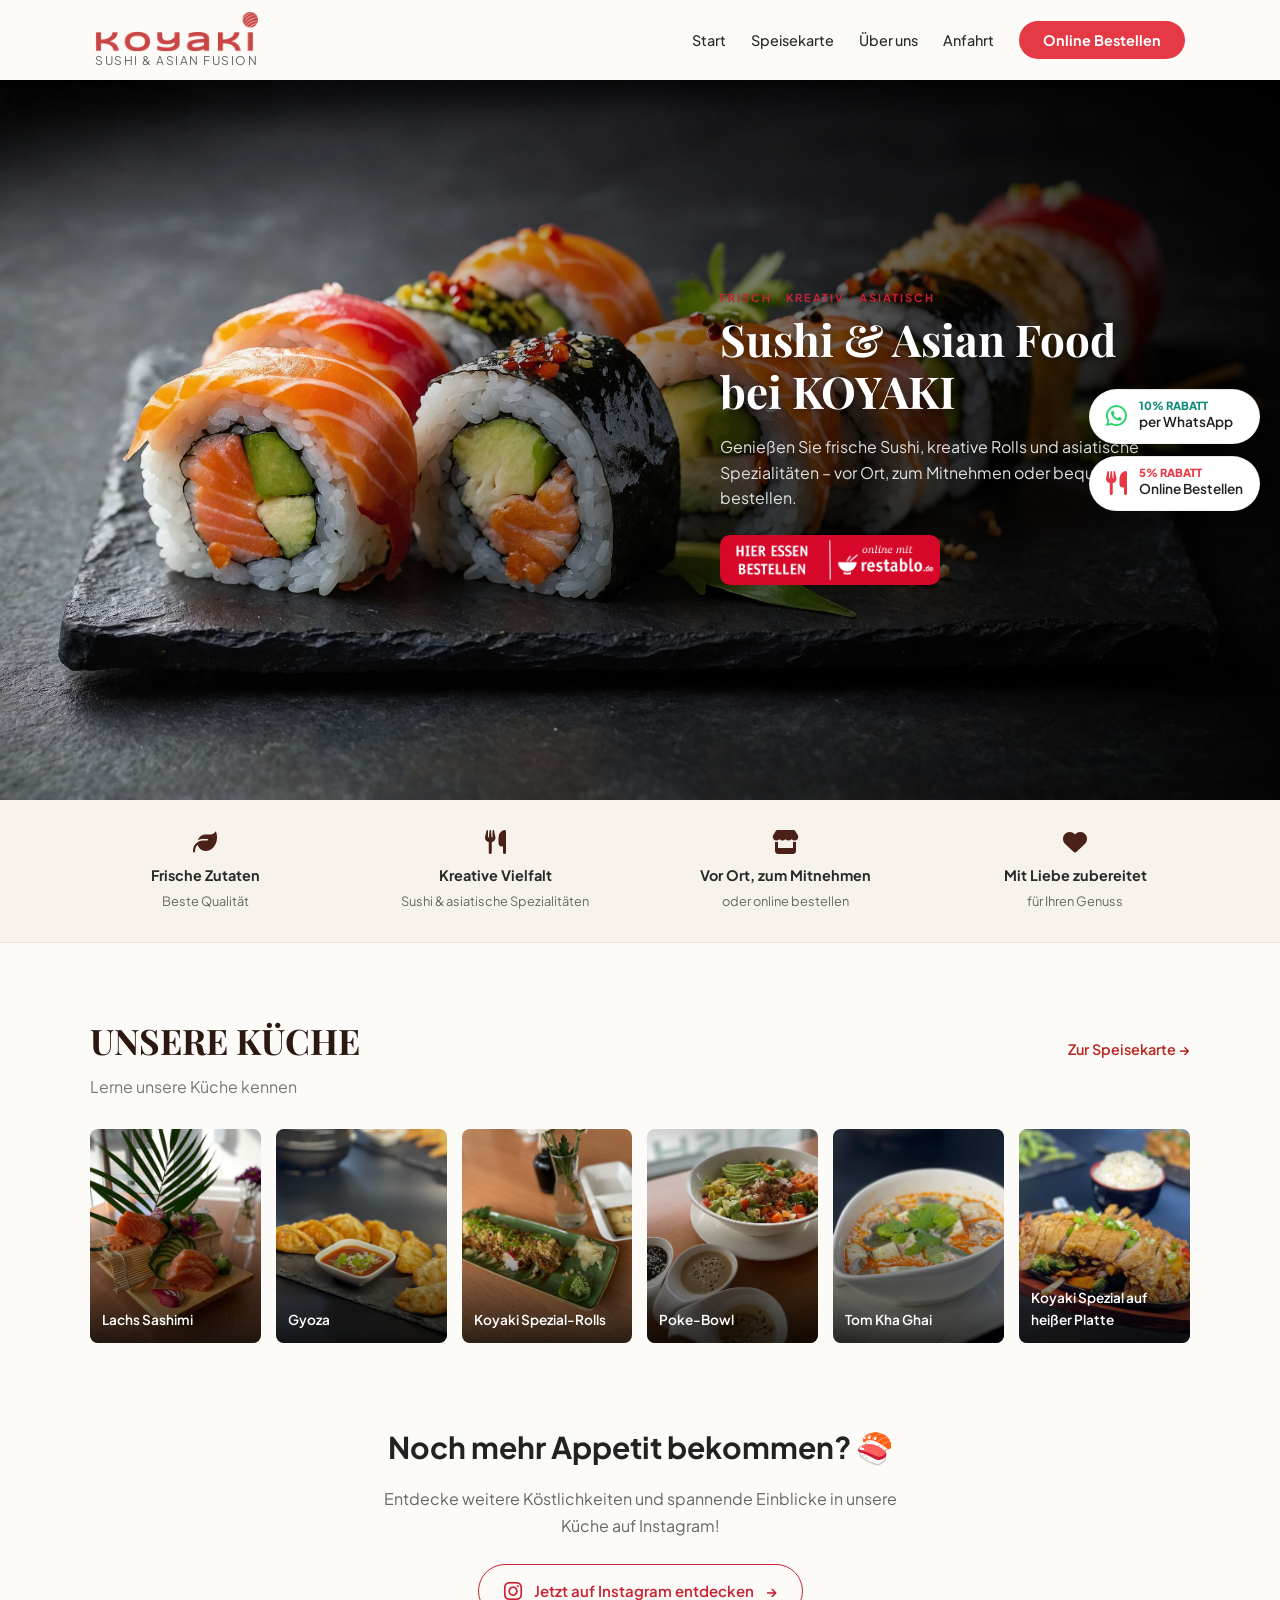
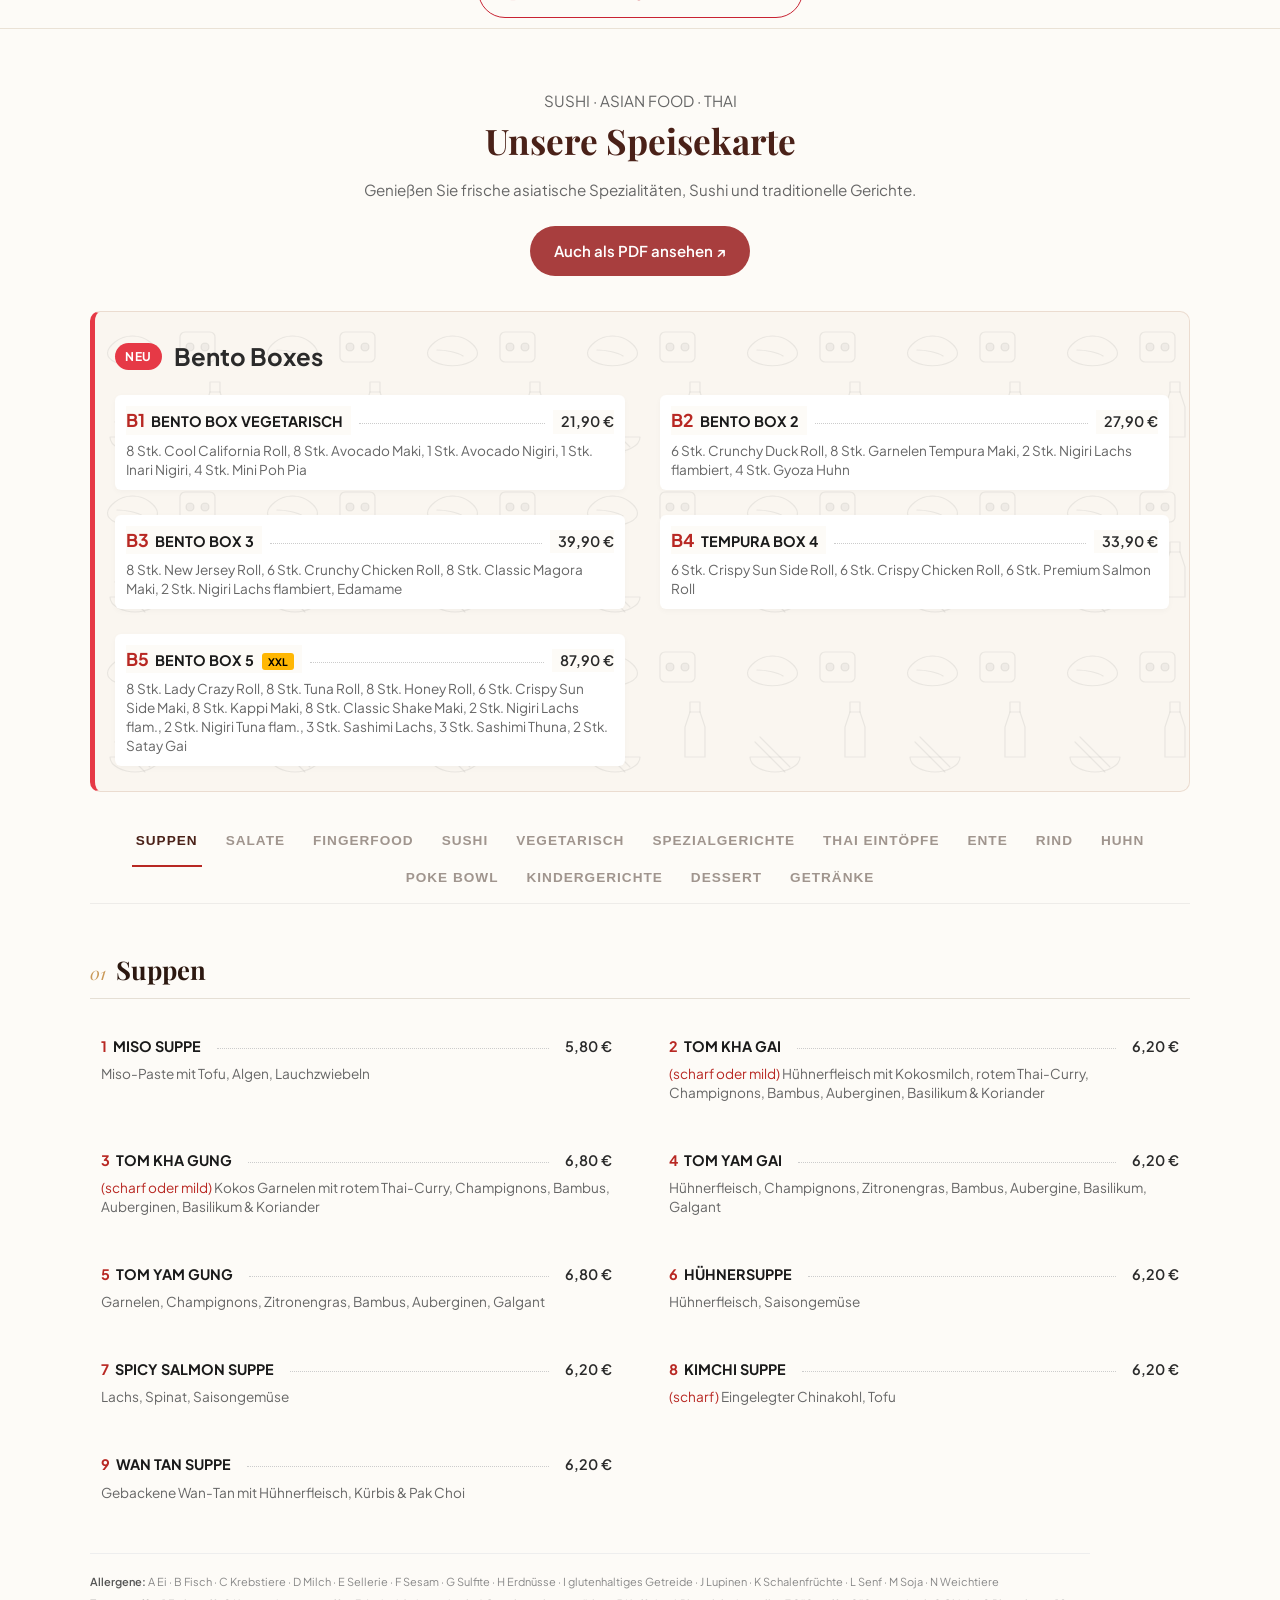
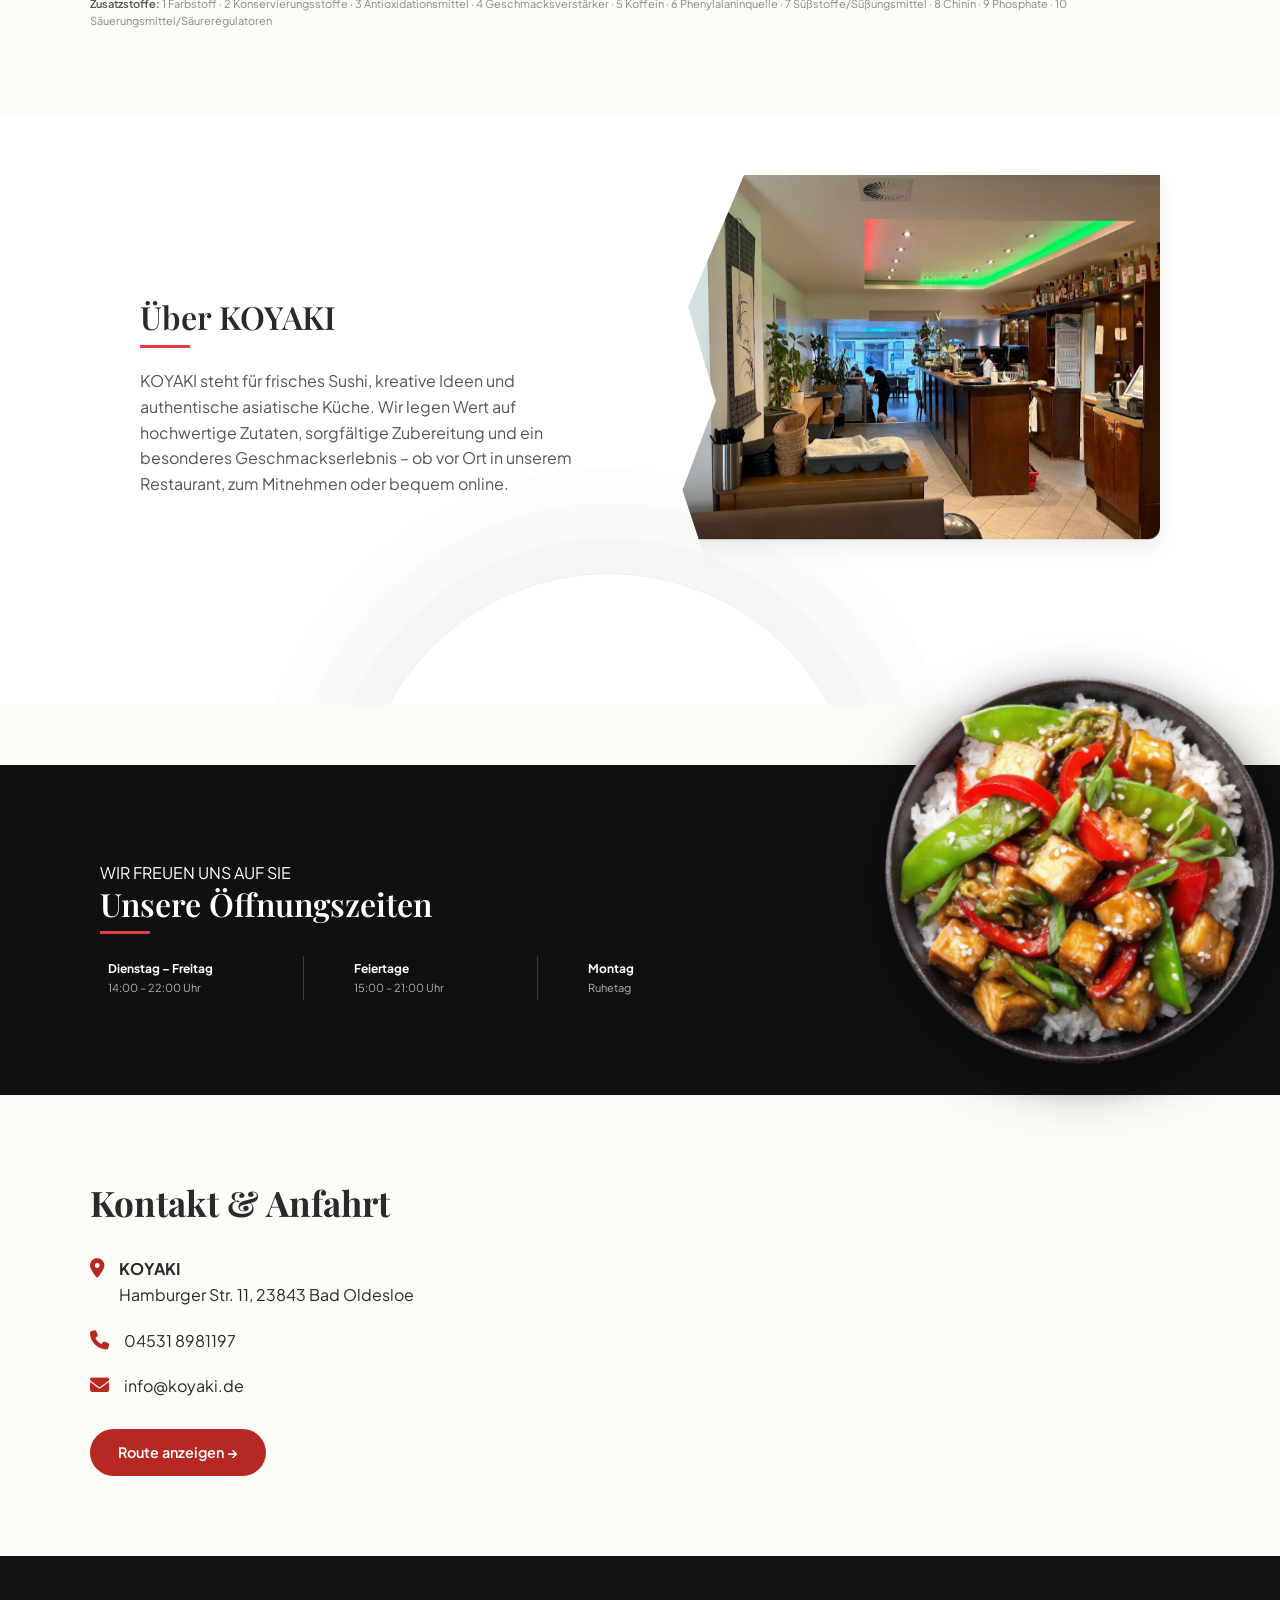
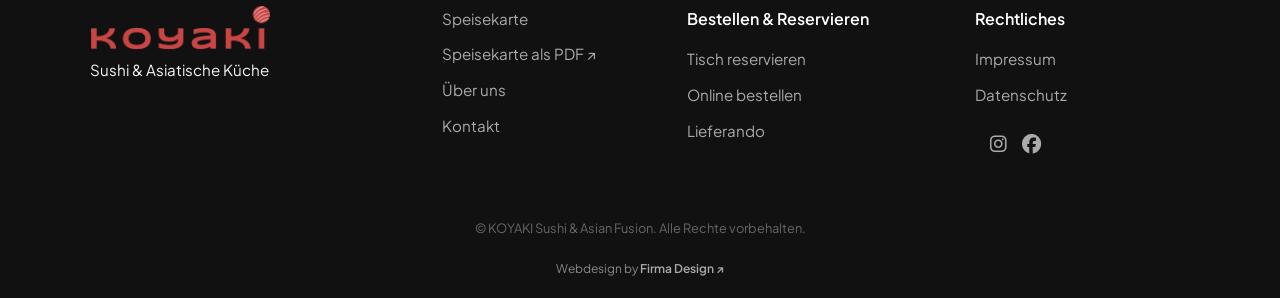
<file: index.html>
<!DOCTYPE html>
<html lang="de">
<head>
  <meta charset="UTF-8">
  <meta name="viewport" content="width=device-width, initial-scale=1.0">
  <title>KOYAKI - Sushi & Asian Food</title>
  
  <!-- Fonts & Icons -->
  <link rel="preconnect" href="https://fonts.googleapis.com">
  <link rel="preconnect" href="https://fonts.gstatic.com" crossorigin>
  <link href="https://fonts.googleapis.com/css2?family=Playfair+Display:ital,wght@0,400;0,600;0,700;1,400&family=Plus+Jakarta+Sans:wght@300;400;500;600;700&display=swap" rel="stylesheet">
  <link rel="stylesheet" href="https://cdnjs.cloudflare.com/ajax/libs/font-awesome/6.4.0/css/all.min.css">
  
  <!-- CSS -->
  <link rel="stylesheet" href="style.css">

  <link rel="preload"
      as="image"
      href="/images/delicious-japanese-sushi-rolls-restaurant.webp"
      fetchpriority="high">
</head>
<body>

  <!-- HEADER / NAVBAR -->
 <nav class="navbar">
  <div class="nav-container">
    <a href="#" class="logo">
      <img src="images/koyaki-logo.png" alt="Koyaki" class="logo-img">
      <span class="logo-subtitle">Sushi & Asian Fusion</span>
    </a>
    
    <button class="mobile-menu-btn" id="mobileMenuBtn" aria-label="Menu">
      <span></span>
      <span></span>
      <span></span>
    </button>

    <div class="nav-links" id="navLinks">
      <a href="#start">Start</a>
      <a href="#speisekarte">Speisekarte</a>
      <a href="#uber-uns">Über uns</a>
      <a href="#kontakt">Anfahrt</a>

      <a href="https://koyaki.order-smart.de" class="nav-btn-online">
    Online Bestellen
  </a>
</nav>
    </div>
  </div>
</nav>

  </header>

  <!-- HERO SECTION -->
<section class="hero">
  <div class="hero-container">
    <div class="hero-content">
      <span class="sub-title">FRISCH · KREATIV · ASIATISCH</span>
      <h1>Sushi & Asian Food <br>bei KOYAKI</h1>
      <p>Genießen Sie frische Sushi, kreative Rolls und asiatische Spezialitäten – vor Ort, zum Mitnehmen oder bequem online bestellen.</p>
    <a href="https://www.koyaki-bestellen.de"
         target="_blank"
         rel="noopener noreferrer"
         class="restablo-btn">
        <img src="images/Restablo_Bestellung.png"
             alt="Hier Essen bestellen – Restablo">
      </a>    
    </div>
  </div>
</section>

  <!-- FEATURES BAR -->
  <section class="features-bar">
    <div class="features-container">
      <div class="feature-item">
        <i class="fa-solid fa-leaf"></i>
        <h4>Frische Zutaten</h4>
        <p>Beste Qualität</p>
      </div>
      <div class="feature-item">
        <i class="fa-solid fa-utensils"></i>
        <h4>Kreative Vielfalt</h4>
        <p>Sushi & asiatische Spezialitäten</p>
      </div>
      <div class="feature-item">
        <i class="fa-solid fa-store"></i>
        <h4>Vor Ort, zum Mitnehmen</h4>
        <p>oder online bestellen</p>
      </div>
      <div class="feature-item">
        <i class="fa-solid fa-heart"></i>
        <h4>Mit Liebe zubereitet</h4>
        <p>für Ihren Genuss</p>
      </div>
    </div>
  </section>

  <!-- UNSERE HIGHLIGHTS -->
  <section class="highlights-section" id="highlights">
    <div class="container">
      <div class="section-header">
  <div class="section-title-group">
    <h2>UNSERE KÜCHE</h2>
    <p>Lerne unsere Küche kennen</p>
  </div>

  <a href="#speisekarte" class="link-more">
    Zur Speisekarte &rarr;
  </a>
</div>
      <div class="highlights-grid">
        <div class="highlight-card">
          <img src="images/koyaki_01 (1).jpg" alt="Lachs Sashimi">
          <div class="card-overlay"><span>Lachs Sashimi</span></div>
        </div>
        <div class="highlight-card">
          <img src="images/koyaki_07.jpg" alt="Gyoza">
          <div class="card-overlay"><span>Gyoza</span></div>
        </div>
        <div class="highlight-card">
          <img src="images/koyaki_03.jpg" alt="Koyaki Spezial-Rolls">
          <div class="card-overlay"><span>Koyaki Spezial-Rolls</span></div>
        </div>
        <div class="highlight-card">
          <img src="images/koyaki_04.jpg" alt="Poke-Bowl">
          <div class="card-overlay"><span>Poke-Bowl</span></div>
        </div>
        <div class="highlight-card">
          <img src="images/koyaki_06.jpg" alt="Tom Kha Ghai">
          <div class="card-overlay"><span>Tom Kha Ghai</span></div>
        </div>
        <div class="highlight-card">
          <img src="images/koyaki_09.jpg" alt="Koyaki Spezial auf heißer Platte">
          <div class="card-overlay"><span>Koyaki Spezial auf heißer Platte</span></div>
        </div>
      </div>
    </div>
  </section>

  <div class="instagram-promo">
  <h3>Noch mehr Appetit bekommen? 🍣</h3>
  <p>
    Entdecke weitere Köstlichkeiten und spannende
    Einblicke in unsere Küche auf Instagram!
  </p>

  <a href="https://www.instagram.com/koyaki_sushi/"
     class="instagram-promo-btn"
     target="_blank"
     rel="noopener noreferrer">
    <i class="fa-brands fa-instagram"></i>
    Jetzt auf Instagram entdecken
    <span aria-hidden="true">→</span>
  </a>
</div>
</div>
  </section>

<!-- =====================================================
     SPEISEKARTE
===================================================== -->

<section class="speisekarte" id="speisekarte">

  <div class="menu-container">

    <div class="menu-intro">
      <p class="section-kicker">SUSHI · ASIAN FOOD · THAI</p>
      <h2>Unsere Speisekarte</h2>
      <p>
        Genießen Sie frische asiatische Spezialitäten,
        Sushi und traditionelle Gerichte.
      </p>

       <a href="EMenu_Koyaki.pdf"
         class="menu-pdf-btn"
         target="_blank"
         rel="noopener noreferrer">
        Auch als PDF ansehen ↗
      </a>
    </div>

<div class="bento-featured-section">
  <div class="bento-header-title">
    <span class="badge-neu">NEU</span>
    <h3>Bento Boxes</h3>
  </div>

  <div class="menu-grid">
    <!-- B1 -->
    <article class="menu-item bento-item">
      <div class="item-top">
        <h4><b>B1</b> Bento Box Vegetarisch</h4>
        <div class="item-dots"></div>
        <span class="item-price">21,90 €</span>
      </div>
      <p>8 Stk. Cool California Roll, 8 Stk. Avocado Maki, 1 Stk. Avocado Nigiri, 1 Stk. Inari Nigiri, 4 Stk. Mini Poh Pia</p>
    </article>

    <!-- B2 -->
    <article class="menu-item bento-item">
      <div class="item-top">
        <h4><b>B2</b> Bento Box 2</h4>
        <div class="item-dots"></div>
        <span class="item-price">27,90 €</span>
      </div>
      <p>6 Stk. Crunchy Duck Roll, 8 Stk. Garnelen Tempura Maki, 2 Stk. Nigiri Lachs flambiert, 4 Stk. Gyoza Huhn</p>
    </article>

    <!-- B3 -->
    <article class="menu-item bento-item">
      <div class="item-top">
        <h4><b>B3</b> Bento Box 3</h4>
        <div class="item-dots"></div>
        <span class="item-price">39,90 €</span>
      </div>
      <p>8 Stk. New Jersey Roll, 6 Stk. Crunchy Chicken Roll, 8 Stk. Classic Magora Maki, 2 Stk. Nigiri Lachs flambiert, Edamame</p>
    </article>

    <!-- B4 -->
    <article class="menu-item bento-item">
      <div class="item-top">
        <h4><b>B4</b> Tempura Box 4</h4>
        <div class="item-dots"></div>
        <span class="item-price">33,90 €</span>
      </div>
      <p>6 Stk. Crispy Sun Side Roll, 6 Stk. Crispy Chicken Roll, 6 Stk. Premium Salmon Roll</p>
    </article>

    <!-- B5 -->
    <article class="menu-item bento-item bento-highlight">
      <div class="item-top">
        <h4><b>B5</b> Bento Box 5 <span class="vip-tag">XXL</span></h4>
        <div class="item-dots"></div>
        <span class="item-price">87,90 €</span>
      </div>
      <p>8 Stk. Lady Crazy Roll, 8 Stk. Tuna Roll, 8 Stk. Honey Roll, 6 Stk. Crispy Sun Side Maki, 8 Stk. Kappi Maki, 8 Stk. Classic Shake Maki, 2 Stk. Nigiri Lachs flam., 2 Stk. Nigiri Tuna flam., 3 Stk. Sashimi Lachs, 3 Stk. Sashimi Thuna, 2 Stk. Satay Gai</p>
    </article>
  </div>
</div>

    <!-- =====================================================
         KATEGORIEN
    ====================================================== -->

    <nav class="menu-nav">
      <button class="menu-nav-item active" data-category="suppen">Suppen</button>
      <button class="menu-nav-item" data-category="salate">Salate</button>
      <button class="menu-nav-item" data-category="fingerfood">Fingerfood</button>
      <button class="menu-nav-item" data-category="sushi">Sushi</button>
      <button class="menu-nav-item" data-category="vegetarisch">Vegetarisch</button>
      <button class="menu-nav-item" data-category="spezialgerichte">Spezialgerichte</button>
      <button class="menu-nav-item" data-category="thai">Thai Eintöpfe</button>
      <button class="menu-nav-item" data-category="ente">Ente</button>
      <button class="menu-nav-item" data-category="rind">Rind</button>
      <button class="menu-nav-item" data-category="huhn">Huhn</button>
      <button class="menu-nav-item" data-category="poke">Poke Bowl</button>
      <button class="menu-nav-item" data-category="kinder">Kindergerichte</button>
      <button class="menu-nav-item" data-category="dessert">Dessert</button>
      <button class="menu-nav-item" data-category="getraenke">Getränke</button>
    </nav>


    <!-- =====================================================
         01 SUPPEN
    ====================================================== -->

    <div class="menu-category active" id="suppen">

      <div class="category-heading">
        <span>01</span>
        <h3>Suppen</h3>
      </div>

      <div class="menu-grid">

        <article class="menu-item">
          <div class="item-top">
            <h4><b>1</b> Miso Suppe</h4>
            <div class="item-dots"></div>
            <span class="item-price">5,80 €</span>
          </div>
          <p>Miso-Paste mit Tofu, Algen, Lauchzwiebeln</p>
        </article>

        <article class="menu-item">
          <div class="item-top">
            <h4><b>2</b> Tom Kha Gai</h4>
            <div class="item-dots"></div>
            <span class="item-price">6,20 €</span>
          </div>
          <p><em>(scharf oder mild)</em> Hühnerfleisch mit Kokosmilch, rotem Thai-Curry, Champignons, Bambus, Auberginen, Basilikum &amp; Koriander</p>
        </article>

        <article class="menu-item">
          <div class="item-top">
            <h4><b>3</b> Tom Kha Gung</h4>
            <div class="item-dots"></div>
            <span class="item-price">6,80 €</span>
          </div>
          <p><em>(scharf oder mild)</em> Kokos Garnelen mit rotem Thai-Curry, Champignons, Bambus, Auberginen, Basilikum &amp; Koriander</p>
        </article>

        <article class="menu-item">
          <div class="item-top">
            <h4><b>4</b> Tom Yam Gai</h4>
            <div class="item-dots"></div>
            <span class="item-price">6,20 €</span>
          </div>
          <p>Hühnerfleisch, Champignons, Zitronengras, Bambus, Aubergine, Basilikum, Galgant</p>
        </article>

        <article class="menu-item">
          <div class="item-top">
            <h4><b>5</b> Tom Yam Gung</h4>
            <div class="item-dots"></div>
            <span class="item-price">6,80 €</span>
          </div>
          <p>Garnelen, Champignons, Zitronengras, Bambus, Auberginen, Galgant</p>
        </article>

        <article class="menu-item">
          <div class="item-top">
            <h4><b>6</b> Hühnersuppe</h4>
            <div class="item-dots"></div>
            <span class="item-price">6,20 €</span>
          </div>
          <p>Hühnerfleisch, Saisongemüse</p>
        </article>

        <article class="menu-item">
          <div class="item-top">
            <h4><b>7</b> Spicy Salmon Suppe</h4>
            <div class="item-dots"></div>
            <span class="item-price">6,20 €</span>
          </div>
          <p>Lachs, Spinat, Saisongemüse</p>
        </article>

        <article class="menu-item">
          <div class="item-top">
            <h4><b>8</b> Kimchi Suppe</h4>
            <div class="item-dots"></div>
            <span class="item-price">6,20 €</span>
          </div>
          <p><em>(scharf)</em> Eingelegter Chinakohl, Tofu</p>
        </article>

        <article class="menu-item">
          <div class="item-top">
            <h4><b>9</b> Wan Tan Suppe</h4>
            <div class="item-dots"></div>
            <span class="item-price">6,20 €</span>
          </div>
          <p>Gebackene Wan-Tan mit Hühnerfleisch, Kürbis &amp; Pak Choi</p>
        </article>

      </div>
    </div>


    <!-- =====================================================
         02 SALATE
    ====================================================== -->

    <div class="menu-category" id="salate">

      <div class="category-heading">
        <span>02</span>
        <h3>Salate</h3>
      </div>

      <div class="menu-grid">

        <article class="menu-item">
          <div class="item-top">
            <h4><b>10</b> Wakame-Salat</h4>
            <div class="item-dots"></div>
            <span class="item-price">8,00 €</span>
          </div>
          <p>Gurken, Sesam, Teriyaki-Sauce</p>
        </article>

        <article class="menu-item">
          <div class="item-top">
            <h4><b>11</b> Spargel Lachs Salat</h4>
            <div class="item-dots"></div>
            <span class="item-price">10,20 €</span>
          </div>
          <p>Angebratene Lachsscheiben, marinierter grüner Spargel, Gurken, Avocado, Rogen Creme-Sauce</p>
        </article>

        <article class="menu-item">
          <div class="item-top">
            <h4><b>12</b> Yam Gai Salat</h4>
            <div class="item-dots"></div>
            <span class="item-price">8,90 €</span>
          </div>
          <p>Hühnerfleisch mit Gurken, Tomaten, Zwiebeln &amp; Karotten im Zitronensaft</p>
        </article>

        <article class="menu-item">
          <div class="item-top">
            <h4><b>13</b> Mango Salat</h4>
            <div class="item-dots"></div>
            <span class="item-price">8,90 €</span>
          </div>
          <p>Paprika, rote Zwiebeln, Apfel, Erdnuss &amp; Koriander</p>
        </article>

        <article class="menu-item">
          <div class="item-top">
            <h4><b>14</b> Yambunsen</h4>
            <div class="item-dots"></div>
            <span class="item-price">10,20 €</span>
          </div>
          <p>Thai Glasnudel Salat mit Glasnudeln, Gurke, Garnelen (2 Stk.), rote Zwiebeln, Lauch, Erdnüsse, Limettensaft &amp; Koriander</p>
        </article>

        <article class="menu-item">
          <div class="item-top">
            <h4><b>15</b> Kimchi Salat</h4>
            <div class="item-dots"></div>
            <span class="item-price">5,90 €</span>
          </div>
          <p>Eingelegter Chinakohl <em>(scharf)</em></p>
        </article>

      </div>
    </div>


    <!-- =====================================================
         03 FINGERFOOD
    ====================================================== -->

    <div class="menu-category" id="fingerfood">

      <div class="category-heading">
        <span>03</span>
        <h3>Fingerfood</h3>
      </div>

      <div class="menu-grid">

        <article class="menu-item">
          <div class="item-top">
            <h4><b>20</b> Edamame</h4>
            <div class="item-dots"></div>
            <span class="item-price">5,80 €</span>
          </div>
          <p>Gedünstete junge Sojabohnen</p>
        </article>

        <article class="menu-item">
          <div class="item-top">
            <h4><b>21</b> Gebackene Wan-Tan</h4>
            <div class="item-dots"></div>
            <span class="item-price">6,80 €</span>
          </div>
          <p>5 Stück</p>
        </article>

        <article class="menu-item">
          <div class="item-top">
            <h4><b>22</b> Gebackene Scampi</h4>
            <div class="item-dots"></div>
            <span class="item-price">10,20 €</span>
          </div>
          <p>5 Stück</p>
        </article>

        <article class="menu-item">
          <div class="item-top">
            <h4><b>24</b> Mini Frühlingsrollen</h4>
            <div class="item-dots"></div>
            <span class="item-price">5,00 €</span>
          </div>
          <p>7 Stk., frittierte Mini-Gemüserollen mit exotischer Sauce</p>
        </article>

        <article class="menu-item">
          <div class="item-top">
            <h4><b>25</b> Gyoza Veggie</h4>
            <div class="item-dots"></div>
            <span class="item-price">6,30 €</span>
          </div>
          <p>6 Stk., frittierte gefüllte Gemüse-Teigtaschen mit exotischer Sauce</p>
        </article>

        <article class="menu-item">
          <div class="item-top">
            <h4><b>26</b> Satay Gai</h4>
            <div class="item-dots"></div>
            <span class="item-price">8,40 €</span>
          </div>
          <p>Mariniertes Hühnerbrustfilet am Spieß mit gelbem Curry &amp; Erdnuss-Sauce</p>
        </article>

        <article class="menu-item">
          <div class="item-top">
            <h4><b>27</b> Gyoza Huhn</h4>
            <div class="item-dots"></div>
            <span class="item-price">8,90 €</span>
          </div>
          <p>6 Stk. mit Hühnerfleisch</p>
        </article>

      </div>
    </div>


    <!-- =====================================================
         04 SUSHI
    ====================================================== -->

    <div class="menu-category" id="sushi">

      <div class="category-heading">
        <span>04</span>
        <h3>Sushi</h3>
      </div>


      <!-- NIGIRI -->

      <h4 class="menu-subtitle">Nigiri <span>2 Stück</span></h4>

      <div class="menu-grid">

        <article class="menu-item"><div class="item-top"><h4><b>30</b> Shake</h4><div class="item-dots"></div><span class="item-price">5,00 €</span></div><p>Lachs</p></article>

        <article class="menu-item"><div class="item-top"><h4><b>31</b> Maguro</h4><div class="item-dots"></div><span class="item-price">6,00 €</span></div><p>Thunfisch</p></article>

        <article class="menu-item"><div class="item-top"><h4><b>32</b> Ebi</h4><div class="item-dots"></div><span class="item-price">5,00 €</span></div><p>Hummerkrabben</p></article>

        <article class="menu-item"><div class="item-top"><h4><b>33</b> Hamachi</h4><div class="item-dots"></div><span class="item-price">5,00 €</span></div><p>Königsfisch</p></article>

        <article class="menu-item"><div class="item-top"><h4><b>34</b> Unagi</h4><div class="item-dots"></div><span class="item-price">7,20 €</span></div><p>Aal</p></article>

        <article class="menu-item"><div class="item-top"><h4><b>35</b> Kanibo</h4><div class="item-dots"></div><span class="item-price">5,00 €</span></div><p>Krebsfleisch</p></article>

        <article class="menu-item"><div class="item-top"><h4><b>36</b> Tobiko</h4><div class="item-dots"></div><span class="item-price">7,00 €</span></div><p>Fischrogen</p></article>

        <article class="menu-item"><div class="item-top"><h4><b>37</b> Kanisuja</h4><div class="item-dots"></div><span class="item-price">5,00 €</span></div><p>Avocado</p></article>

        <article class="menu-item"><div class="item-top"><h4><b>38</b> Tako</h4><div class="item-dots"></div><span class="item-price">5,00 €</span></div><p>Oktopus</p></article>

        <article class="menu-item"><div class="item-top"><h4><b>40</b> Garnelen Tempura</h4><div class="item-dots"></div><span class="item-price">7,20 €</span></div></article>

        <article class="menu-item"><div class="item-top"><h4><b>41</b> Inari Tofu</h4><div class="item-dots"></div><span class="item-price">5,00 €</span></div></article>

      </div>


      <!-- MAKI -->

      <h4 class="menu-subtitle">Maki</h4>

      <div class="menu-grid">

        <article class="menu-item"><div class="item-top"><h4><b>50</b> Kappa</h4><div class="item-dots"></div><span class="item-price">5,50 €</span></div><p>Gurke</p></article>

        <article class="menu-item"><div class="item-top"><h4><b>51</b> Kanisuja</h4><div class="item-dots"></div><span class="item-price">5,50 €</span></div><p>Avocado</p></article>

        <article class="menu-item"><div class="item-top"><h4><b>52</b> Asparagus</h4><div class="item-dots"></div><span class="item-price">5,50 €</span></div><p>Grüner Spargel</p></article>

        <article class="menu-item"><div class="item-top"><h4><b>53</b> Shake</h4><div class="item-dots"></div><span class="item-price">7,00 €</span></div><p>Lachs</p></article>

        <article class="menu-item"><div class="item-top"><h4><b>54</b> Maguro</h4><div class="item-dots"></div><span class="item-price">7,20 €</span></div><p>Thunfisch</p></article>

        <article class="menu-item"><div class="item-top"><h4><b>55</b> Kanibo</h4><div class="item-dots"></div><span class="item-price">5,50 €</span></div><p>Krebsfleisch</p></article>

        <article class="menu-item"><div class="item-top"><h4><b>56</b> Classic Shake</h4><div class="item-dots"></div><span class="item-price">7,50 €</span></div><p>Lachs, Avocado</p></article>

        <article class="menu-item"><div class="item-top"><h4><b>57</b> Classic Maguro</h4><div class="item-dots"></div><span class="item-price">8,00 €</span></div><p>Thunfisch, Avocado</p></article>

        <article class="menu-item"><div class="item-top"><h4><b>58</b> Garnelen Tempura</h4><div class="item-dots"></div><span class="item-price">8,10 €</span></div></article>

        <article class="menu-item"><div class="item-top"><h4><b>59</b> Unagi</h4><div class="item-dots"></div><span class="item-price">7,40 €</span></div><p>Aal</p></article>

      </div>


      <!-- VEGETARISCHE ROLLS -->

      <h4 class="menu-subtitle">Vegetarisch Roll <span>8 Stück</span></h4>

      <div class="menu-grid">

        <article class="menu-item"><div class="item-top"><h4><b>60</b> Green Veggie Roll</h4><div class="item-dots"></div><span class="item-price">11,90 €</span></div><p>Spargel-Tempura, Gurke, Avocado-Topping, Sesam</p></article>

        <article class="menu-item"><div class="item-top"><h4><b>61</b> Cool California Roll</h4><div class="item-dots"></div><span class="item-price">10,50 €</span></div><p>Gurke, Avocado, Frischkäse, Sesam-Topping</p></article>

        <article class="menu-item"><div class="item-top"><h4><b>62</b> Mango Roll</h4><div class="item-dots"></div><span class="item-price">10,50 €</span></div><p>Gurke, Avocado, Rucola, Frischkäse, Mango</p></article>

        <article class="menu-item"><div class="item-top"><h4><b>63</b> Honey Roll</h4><div class="item-dots"></div><span class="item-price">12,90 €</span></div><p>Süßkartoffel, Gurke, Avocado, Shiso Leaves-Topping, hausgem. Soße</p></article>

      </div>


      <!-- SPECIAL ROLL -->

      <h4 class="menu-subtitle">Special Roll</h4>

      <div class="menu-grid">

        <article class="menu-item"><div class="item-top"><h4><b>70</b> California Roll <small>8 Stk.</small></h4><div class="item-dots"></div><span class="item-price">10,90 €</span></div><p>Krebsfleisch, Gurke, Avocado, Rogen, Sesam</p></article>

        <article class="menu-item"><div class="item-top"><h4><b>71</b> Shake California Roll <small>8 Stk.</small></h4><div class="item-dots"></div><span class="item-price">11,00 €</span></div><p>Lachs, Gurke, Avocado, Rogen, Sesam</p></article>

        <article class="menu-item"><div class="item-top"><h4><b>72</b> Tuna Roll <small>8 Stk.</small></h4><div class="item-dots"></div><span class="item-price">12,00 €</span></div><p>Thunfisch, Gurke, Avocado, Rogen, Sesam</p></article>

        <article class="menu-item"><div class="item-top"><h4><b>73</b> Lady Crazy Roll <small>8 Stk.</small></h4><div class="item-dots"></div><span class="item-price">12,90 €</span></div><p>Marinierter Lachs, Avocado, Gurke, Lachs-Topping, Mayo, Teriyaki-Soße</p></article>

        <article class="menu-item"><div class="item-top"><h4><b>74</b> Funny-Men Roll <small>8 Stk.</small></h4><div class="item-dots"></div><span class="item-price">12,90 €</span></div><p>Avocado, Tempura Paperoni, Gurke, Teriyaki, Tuna-Topping</p></article>

        <article class="menu-item"><div class="item-top"><h4><b>75</b> Boston Roll <small>8 Stk.</small></h4><div class="item-dots"></div><span class="item-price">13,90 €</span></div><p>Krebsfleisch-Tempura, Gurke, Avocado, Spicy-Tuna-Tatar flambiert, Mayo, Teriyaki-Sauce</p></article>

        <article class="menu-item"><div class="item-top"><h4><b>78</b> Crunchy Ducks Roll <small>6 Stk.</small></h4><div class="item-dots"></div><span class="item-price">13,20 €</span></div><p>Tempura-Ente, Gurke, Avocado, hausgem. Soße</p></article>

        <article class="menu-item"><div class="item-top"><h4><b>79</b> Crunchy Chicken Roll <small>6 Stk.</small></h4><div class="item-dots"></div><span class="item-price">11,90 €</span></div><p>Hähnchenbrustfilet-Tempura, Gurke, Avocado, Teriyaki, hausgem. Soße</p></article>

        <article class="menu-item"><div class="item-top"><h4><b>80</b> Texex Roll <small>8 Stk.</small></h4><div class="item-dots"></div><span class="item-price">14,90 €</span></div><p>Garnelen Tempura, Avocado, Gurke, flambierter Beef, hausgem. Soße</p></article>

        <article class="menu-item"><div class="item-top"><h4><b>81</b> New Jersey Roll <small>8 Stk.</small></h4><div class="item-dots"></div><span class="item-price">14,90 €</span></div><p>Garnelen Tempura, Avocado, Gurke, Topping, flambierter Lachs &amp; hausgem. Soße</p></article>

        <article class="menu-item"><div class="item-top"><h4><b>82</b> Black Rolls <small>8 Stk.</small></h4><div class="item-dots"></div><span class="item-price">14,90 €</span></div><p>Garnelen Tempura, Avocado, Gurke, Topping flambierter Thunfisch, Rogen &amp; hausgem. Soße</p></article>

        <article class="menu-item"><div class="item-top"><h4><b>83</b> Hot Salmon Rolls <small>8 Stk.</small></h4><div class="item-dots"></div><span class="item-price">14,90 €</span></div><p>Crunchy Lachs, Gurke, Frischkäse, Topping Avocado &amp; pikanter Dip</p></article>

        <article class="menu-item"><div class="item-top"><h4><b>84</b> Sakura Rolls <small>8 Stk.</small></h4><div class="item-dots"></div><span class="item-price">15,90 €</span></div><p>Süßkartoffel, Frischkäse, Lachs, Topping: flambierter Unagi, Teriyaki-Sauce</p></article>

      </div>


      <!-- CRISPY -->

      <h4 class="menu-subtitle">Crispy Tempura Roll <span>6 Stück</span></h4>

      <div class="menu-grid">

        <article class="menu-item"><div class="item-top"><h4><b>90</b> Crispy Veggie Roll</h4><div class="item-dots"></div><span class="item-price">11,90 €</span></div><p>Spargel, Avocado, Gurke, Süßkartoffel, Haussoße</p></article>

        <article class="menu-item"><div class="item-top"><h4><b>91</b> Crispy Sun Sine Roll</h4><div class="item-dots"></div><span class="item-price">12,90 €</span></div><p>Gurke, geback. Scampi, Avocado mit Mayo, Teriyaki-Soße</p></article>

        <article class="menu-item"><div class="item-top"><h4><b>92</b> Crispy Chicken Roll</h4><div class="item-dots"></div><span class="item-price">12,90 €</span></div><p>Geback. Hähnchen, Avocado, Gurke, Mayo, Teriyaki-Soße</p></article>

        <article class="menu-item"><div class="item-top"><h4><b>93</b> Premium Salmon Roll</h4><div class="item-dots"></div><span class="item-price">12,90 €</span></div><p>Marinierter Lachs, Avocado, Gurke, hausgemachter Dip</p></article>

        <article class="menu-item"><div class="item-top"><h4><b>94</b> Premium Tuna Roll</h4><div class="item-dots"></div><span class="item-price">12,90 €</span></div><p>Marinierter Thunfischtatar, Avocado, Gurke, hausgem. Dip</p></article>

        

      </div>
<!-- MINI CRISPY TEMPURA ROLL -->

<h4 class="menu-subtitle">
  Mini Crispy Tempura Roll <span>8 Stück</span>
</h4>

<div class="menu-grid">

  <article class="menu-item">
    <div class="item-top">
      <h4><b>95</b> Mit Spargel, Avocado</h4>
      <div class="item-dots"></div>
      <span class="item-price">7,50 €</span>
    </div>
  </article>

  <article class="menu-item">
    <div class="item-top">
      <h4><b>96</b> Mit Lachs, Avocado</h4>
      <div class="item-dots"></div>
      <span class="item-price">8,50 €</span>
    </div>
  </article>

  <article class="menu-item">
    <div class="item-top">
      <h4><b>97</b> Classic Mauro</h4>
      <div class="item-dots"></div>
      <span class="item-price">9,00 €</span>
    </div>
  </article>

</div>

      <!-- SASHIMI -->

      <h4 class="menu-subtitle">Sashimi <span>6 / 12 Stück</span></h4>

      <div class="menu-grid">

        <article class="menu-item"><div class="item-top"><h4><b>100</b> Shake</h4><div class="item-dots"></div><span class="item-price">13,50 € / 22,90 €</span></div><p>Lachs</p></article>

        <article class="menu-item"><div class="item-top"><h4><b>101</b> Maguro</h4><div class="item-dots"></div><span class="item-price">14,30 € / 24,90 €</span></div><p>Thunfisch</p></article>

        <article class="menu-item"><div class="item-top"><h4><b>102</b> Hamachi</h4><div class="item-dots"></div><span class="item-price">14,30 € / 24,90 €</span></div><p>Königsfisch</p></article>

        <article class="menu-item"><div class="item-top"><h4><b>103</b> Mix Sashimi</h4><div class="item-dots"></div><span class="item-price">14,00 € / 23,90 €</span></div></article>

      </div>


      <!-- FREESTYLE -->

      <h4 class="menu-subtitle">Sushi Freestyle</h4>

      <div class="menu-grid">

        <article class="menu-item"><div class="item-top"><h4><b>110</b> Sushi Freestyle I</h4><div class="item-dots"></div><span class="item-price">19,90 €</span></div><p>15 Stk. / 1 Person</p></article>

        <article class="menu-item"><div class="item-top"><h4><b>111</b> Sushi Freestyle II</h4><div class="item-dots"></div><span class="item-price">35,90 €</span></div><p>35 Stk. / 2 Personen</p></article>

        <article class="menu-item"><div class="item-top"><h4><b>112</b> Sushi Freestyle III</h4><div class="item-dots"></div><span class="item-price">48,90 €</span></div><p>50 Stk. / 3 Personen</p></article>

      </div>


      <!-- BOX -->

      <h4 class="menu-subtitle">Sushi Box</h4>

      <div class="menu-grid">

        <article class="menu-item">
          <div class="item-top"><h4><b>120</b> Salmon Box</h4><div class="item-dots"></div><span class="item-price">20,90 €</span></div>
          <p>8 Lachs Rainbow (Avocado, Gurke, Frischkäse, Rucola), 4 Lachs Nigiri + 4 Lachs Sashimi</p>
        </article>

        <article class="menu-item">
          <div class="item-top"><h4><b>121</b> Maguro Box</h4><div class="item-dots"></div><span class="item-price">22,90 €</span></div>
          <p>8 Thunfisch Rainbow (Avocado, Gurke, Frischkäse, Rucola), 4 Thunfisch Nigiri, 4 Thunfisch Sashimi</p>
        </article>

      </div>

    </div>


    <!-- =====================================================
         05 VEGETARISCH
    ====================================================== -->

    <div class="menu-category" id="vegetarisch">

      <div class="category-heading">
        <span>05</span>
        <h3>Vegetarisch</h3>
      </div>

      <div class="menu-grid">

        <article class="menu-item"><div class="item-top"><h4><b>130</b> Gebratener Tofu</h4><div class="item-dots"></div><span class="item-price">15,90 €</span></div><p>Mit verschiedenen Gemüse</p></article>

        <article class="menu-item"><div class="item-top"><h4><b>131</b> Gemüse Chop Suey</h4><div class="item-dots"></div><span class="item-price">15,90 €</span></div><p>Mit verschiedenen Gemüse</p></article>

        <article class="menu-item"><div class="item-top"><h4><b>132</b> Soi Sam in Kokosmilch</h4><div class="item-dots"></div><span class="item-price">15,90 €</span></div><p>Mit versch. Gemüse, Kokosmilch, Ingwer, Knoblauch, Basilikum, Koriander</p></article>

        <article class="menu-item"><div class="item-top"><h4><b>133</b> Thai Special Soi Sam</h4><div class="item-dots"></div><span class="item-price">16,00 €</span></div><p>Tofu mit versch. Gemüse, Ingwer, Knoblauch, Basilikum, Koriander</p></article>

      </div>
    </div>


    <!-- =====================================================
         06 SPEZIALGERICHTE
    ====================================================== -->

    <div class="menu-category" id="spezialgerichte">

      <div class="category-heading">
        <span>06</span>
        <h3>Spezialgerichte des Hauses</h3>
      </div>

      <div class="menu-grid">

        <article class="menu-item"><div class="item-top"><h4><b>140</b> Familienglück</h4><div class="item-dots"></div><span class="item-price">19,90 €</span></div><p>Mit versch. Fleischsorten, Garnelen, versch. Gemüse</p></article>

        <article class="menu-item"><div class="item-top"><h4><b>141</b> Phad Thai</h4><div class="item-dots"></div><span class="item-price">18,90 €</span></div><p>Gebratene Reisnudel mit 3 versch. Fleischsorten, Garnelen, Pak Choi, Limette, Koriander und Erdnüsse</p></article>

        <article class="menu-item"><div class="item-top"><h4><b>142</b> Chicken Soul (Kochu Jang)</h4><div class="item-dots"></div><span class="item-price">17,90 €</span></div><p><em>Scharf, pikant.</em> Mariniertes Hühnerfleisch in Gochujang Sauce &amp; Saisongemüse (Koreanischer Art)</p></article>

        <article class="menu-item"><div class="item-top"><h4><b>143</b> Bulgogi</h4><div class="item-dots"></div><span class="item-price">18,90 €</span></div><p>Mariniertes Rindfleisch gebraten mit Karotten, Zwiebeln, Lauch (Koreanischer Art)</p></article>

        <article class="menu-item"><div class="item-top"><h4><b>144</b> Nazogi</h4><div class="item-dots"></div><span class="item-price">18,90 €</span></div><p>Gebackene Hähnchen Bälchen mit versch. Gemüse (Koreanischer Art)</p></article>

        <article class="menu-item"><div class="item-top"><h4><b>145</b> Dakgogi</h4><div class="item-dots"></div><span class="item-price">18,90 €</span></div><p><em>Scharf.</em> Geback. Hähnchen Bälchen, Glasnudel, versch. Gemüse, Kor. Chilipasta</p></article>

        <article class="menu-item"><div class="item-top"><h4><b>146</b> Zapze</h4><div class="item-dots"></div><span class="item-price">19,90 €</span></div><p>Gebratene Beef mit Glasnudel, versch. Gemüse (Koreanischer Art)</p></article>

      </div>
    </div>


    <!-- =====================================================
         07 THAI EINTÃ–PFE
    ====================================================== -->

    <div class="menu-category" id="thai">

      <div class="category-heading">
        <span>07</span>
        <h3>Thai Eintöpfe</h3>
      </div>

      <div class="menu-grid">

        <article class="menu-item"><div class="item-top"><h4><b>150</b> Gäng Thai Tofu</h4><div class="item-dots"></div><span class="item-price">15,90 €</span></div><p>Rotes Thai-Curry, Paprika, Peperoni, Bambus, Auberginen, Koriander, Basilikum, Champignons, Zitronengras &amp; Zitronenblätter in Kokosmilch</p></article>

        <article class="menu-item"><div class="item-top"><h4><b>151</b> Gäng Thai Gai</h4><div class="item-dots"></div><span class="item-price">16,90 €</span></div><p>Hühnerfleisch, Paprika, Peperoni, rotem Thai-Curry, Bambus, Auberginen, Koriander, Basilikum, Champignons, Zitronengras, Zitronenblätter in Kokosmilch</p></article>

        <article class="menu-item"><div class="item-top"><h4><b>152</b> Pänäng Gai</h4><div class="item-dots"></div><span class="item-price">17,90 €</span></div><p>Hühnerfleisch mit Panang-Thai-Curry, Zitronenblätter, Paprika, Peperoni, Zwiebeln, Erdnüsse &amp; Basilikum in Kokosmilch</p></article>

        <article class="menu-item"><div class="item-top"><h4><b>153</b> Pänäng Nua</h4><div class="item-dots"></div><span class="item-price">18,90 €</span></div><p>Rindfleisch mit Thai-Curry, Zitronenblätter, Zitronen, Paprika, Peperoni, Zwiebeln, Erdnüsse &amp; Basilikum in Kokosmilch</p></article>

        <article class="menu-item"><div class="item-top"><h4><b>154</b> Massaman Gai</h4><div class="item-dots"></div><span class="item-price">17,90 €</span></div><p>Hühnerfleisch mit Thai-Curry, Zitronenblätter, Karotten, Zwiebeln, Kartoffeln, Koriander, geröstete Zwiebeln in Kokosmilch</p></article>

        <article class="menu-item"><div class="item-top"><h4><b>155</b> Massaman Nua</h4><div class="item-dots"></div><span class="item-price">18,80 €</span></div><p>Rindfleisch mit Thai Curry, Zitronenblätter, Karotten, Zwiebeln, Kartoffeln, Koriander, geröstete Zwiebeln in Kokosmilch</p></article>

        <article class="menu-item featured"><div class="item-top"><h4><b>156</b> Gäng Tom Kha Phed</h4><div class="item-dots"></div><span class="item-price">19,90 €</span></div><p>Gebackene Ente mit Gemüse, Tom Kha Thai-Curry, gelbes Thai-Curry, Paprika, Champignons, Zitronengras, Koriander &amp; Basilikum in Kokosmilch</p></article>

      </div>
    </div>


    <!-- =====================================================
         08 ENTE
    ====================================================== -->

    <div class="menu-category" id="ente">

      <div class="category-heading"><span>08</span><h3>Ente</h3></div>

      <div class="menu-grid">

        <article class="menu-item"><div class="item-top"><h4><b>160</b> Ente Süß-Sauer</h4><div class="item-dots"></div><span class="item-price">19,90 €</span></div><p>Knusprige Ente mit Ananas, Apfel, Karotten, Bambus, Paprika &amp; Kohl</p></article>

        <article class="menu-item"><div class="item-top"><h4><b>161</b> Ente mit Gemüse</h4><div class="item-dots"></div><span class="item-price">19,90 €</span></div><p>Knusprige Ente mit versch. Gemüse auf heißer Platte</p></article>

        <article class="menu-item"><div class="item-top"><h4><b>162</b> Ente in Kokosmilch</h4><div class="item-dots"></div><span class="item-price">19,90 €</span></div><p>Entenfleisch mit versch. Gemüse in Kokosmilch</p></article>

        <article class="menu-item"><div class="item-top"><h4><b>163</b> Mango Ente</h4><div class="item-dots"></div><span class="item-price">19,90 €</span></div><p>Gebackene Ente &amp; frischer Mango, Karotten, Paprika, Zwiebeln mit Mango-Sauce &amp; Kokosmilch</p></article>

        <article class="menu-item"><div class="item-top"><h4><b>164</b> Curry Ente</h4><div class="item-dots"></div><span class="item-price">19,90 €</span></div><p>Mit versch. Gemüse, gelbes Curry mit Kokosmilch</p></article>

        <article class="menu-item"><div class="item-top"><h4><b>165</b> Ente mit Erdnuss-Sauce</h4><div class="item-dots"></div><span class="item-price">22,00 €</span></div><p>Mit versch. Gemüse</p></article>

        <article class="menu-item featured"><div class="item-top"><h4><b>166</b> Koyaki Special auf heißer Platte</h4><div class="item-dots"></div><span class="item-price">23,00 €</span></div><p>Knusprige Ente mit Hühnerfleisch, Rind, Garnelen &amp; versch. Gemüse</p></article>

      </div>
    </div>


    <!-- =====================================================
         09 RIND
    ====================================================== -->

    <div class="menu-category" id="rind">

      <div class="category-heading"><span>09</span><h3>Rind</h3></div>

      <div class="menu-grid">

        <article class="menu-item"><div class="item-top"><h4><b>170</b> Nua Phad Gra Prau</h4><div class="item-dots"></div><span class="item-price">18,90 €</span></div><p>Gebratenes Rindfleisch mit Peperoni, Paprika, Zwiebeln, Basilikum, Knoblauch &amp; Koriander</p></article>

        <article class="menu-item"><div class="item-top"><h4><b>171</b> Soi Sam Rind</h4><div class="item-dots"></div><span class="item-price">18,90 €</span></div><p>Rindfleisch mit Soi Sam, Cashewnüssen, Ingwer, Basilikum, versch. Gemüse, Koriander &amp; Knoblauch</p></article>

        <article class="menu-item"><div class="item-top"><h4><b>172</b> Rindfleisch Chop Suey</h4><div class="item-dots"></div><span class="item-price">18,90 €</span></div><p>Mit versch. Gemüse</p></article>

        <article class="menu-item"><div class="item-top"><h4><b>173</b> Rindfleisch mit Zwiebeln</h4><div class="item-dots"></div><span class="item-price">18,90 €</span></div><p>Mit Zwiebeln in Sojasauce</p></article>

        <article class="menu-item"><div class="item-top"><h4><b>174</b> Beef Teriyaki</h4><div class="item-dots"></div><span class="item-price">18,90 €</span></div><p>Mit versch. Gemüse in Teriyakisauce</p></article>

      </div>
    </div>


    <!-- =====================================================
         10 HUHN
    ====================================================== -->

    <div class="menu-category" id="huhn">

      <div class="category-heading"><span>10</span><h3>Huhn</h3></div>

      <div class="menu-grid">

        <article class="menu-item"><div class="item-top"><h4><b>190</b> Hähnchen Süß-Sauer</h4><div class="item-dots"></div><span class="item-price">16,90 €</span></div><p>Knuspriges Hühnerfleisch, Ananas, Apfel, Karotten, Bambus, Paprika, Kohl</p></article>

        <article class="menu-item"><div class="item-top"><h4><b>191</b> Hühnerfleisch Chop Suey</h4><div class="item-dots"></div><span class="item-price">16,90 €</span></div><p>Mit versch. Gemüse in Sojasauce</p></article>

        <article class="menu-item"><div class="item-top"><h4><b>192</b> Gebackenes Hähnchen</h4><div class="item-dots"></div><span class="item-price">17,90 €</span></div><p>Mit versch. Gemüse in Sojasauce</p></article>

        <article class="menu-item"><div class="item-top"><h4><b>193</b> Gai Phad Gra Pau</h4><div class="item-dots"></div><span class="item-price">16,90 €</span></div><p>Gebratenes Hühnerfleisch mit Peperoni, Paprika, Zwiebeln, Basilikum &amp; frischem Knoblauch in Austernsauce</p></article>

        <article class="menu-item"><div class="item-top"><h4><b>194</b> Hühnerfleisch in Kokosmilch</h4><div class="item-dots"></div><span class="item-price">17,90 €</span></div><p>Gebratenes Hühnerfleisch mit Kokosmilch, Soi Sam, Ingwer, Basilikum, Knoblauch &amp; Koriander</p></article>

        <article class="menu-item"><div class="item-top"><h4><b>195</b> Hühnerfleisch mit Cashewnüssen</h4><div class="item-dots"></div><span class="item-price">17,90 €</span></div><p>Gebratenes Hühnerfleisch mit versch. Gemüse, Ingwer, Knoblauch</p></article>

        <article class="menu-item"><div class="item-top"><h4><b>196</b> Hühnerfleisch in Erdnuss-Sauce</h4><div class="item-dots"></div><span class="item-price">17,90 €</span></div><p>Mit versch. Gemüse</p></article>

        <article class="menu-item"><div class="item-top"><h4><b>197</b> Curry Hähnchen</h4><div class="item-dots"></div><span class="item-price">17,90 €</span></div><p>Mit versch. Gemüse, gelbes Curry mit Kokosmilch</p></article>

        <article class="menu-item"><div class="item-top"><h4><b>198</b> Teriyaki Hähnchen</h4><div class="item-dots"></div><span class="item-price">17,90 €</span></div><p>Mit versch. Gemüse in Teriyaki Sauce</p></article>

        <article class="menu-item"><div class="item-top"><h4><b>199</b> Mango Hähnchen</h4><div class="item-dots"></div><span class="item-price">17,90 €</span></div><p>Gebackenes Hähnchen &amp; frischer Mango, Karotten, Paprika, Zwiebeln mit Mango-Sauce &amp; Kokosmilch</p></article>

      </div>
    </div>


    <!-- =====================================================
         11 POKE BOWL
    ====================================================== -->

    <div class="menu-category" id="poke">

      <div class="category-heading"><span>11</span><h3>Poke Bowl</h3></div>

      <p class="category-note">Sauce: Sesam, Teriyaki oder hausgemachte Mayonnaise</p>

      <div class="menu-grid">

        <article class="menu-item"><div class="item-top"><h4><b>220</b> Poke Bowl Veggie</h4><div class="item-dots"></div><span class="item-price">15,10 €</span></div><p>Tofu, Edamame, Avocado, Mango, Paprika, Gurken, Möhren</p></article>

        <article class="menu-item"><div class="item-top"><h4><b>221</b> Poke Bowl Hähnchen</h4><div class="item-dots"></div><span class="item-price">16,10 €</span></div><p>Gebratenes Hähnchenfilet, Edamame, Avocado, Mango, Gurken, Möhren, Paprika</p></article>

        <article class="menu-item"><div class="item-top"><h4><b>222</b> Poke Bowl Lachs</h4><div class="item-dots"></div><span class="item-price">17,90 €</span></div><p>Lachs (roh/flambiert), Edamame, Avocado, Mango, Gurken, Möhren, Paprika</p></article>

        <article class="menu-item"><div class="item-top"><h4><b>223</b> Poke Bowl Thunfisch</h4><div class="item-dots"></div><span class="item-price">18,10 €</span></div><p>Thunfisch (roh/flambiert), Edamame, Avocado, Mango, Gurken, Möhren, Paprika</p></article>

        <article class="menu-item"><div class="item-top"><h4><b>224</b> Crispy Chicken Bowl</h4><div class="item-dots"></div><span class="item-price">18,10 €</span></div><p>Crispy Chicken, Avocado, Gurken, Edamame, Möhren, Paprika, Mango</p></article>

      </div>
    </div>


    <!-- =====================================================
         12 KINDERGERICHTE
    ====================================================== -->

    <div class="menu-category" id="kinder">

      <div class="category-heading"><span>12</span><h3>Kindergerichte</h3></div>

      <div class="menu-grid">

        <article class="menu-item"><div class="item-top"><h4><b>230</b> Nudeln oder Reis</h4><div class="item-dots"></div><span class="item-price">7,80 €</span></div><p>Gebraten mit Hühnerfleisch</p></article>

        <article class="menu-item"><div class="item-top"><h4><b>231</b> Fischstäbchen oder Chicken Nuggets</h4><div class="item-dots"></div><span class="item-price">6,80 €</span></div><p>Mit Pommes</p></article>

        <article class="menu-item"><div class="item-top"><h4><b>232</b> Pommes Frites</h4><div class="item-dots"></div><span class="item-price">3,90 €</span></div></article>

        <article class="menu-item"><div class="item-top"><h4><b>233</b> Hähnchenschnitzel</h4><div class="item-dots"></div><span class="item-price">8,90 €</span></div><p>Mit Pommes</p></article>

      </div>
    </div>


    <!-- =====================================================
         13 DESSERT
    ====================================================== -->

    <div class="menu-category" id="dessert">

      <div class="category-heading"><span>13</span><h3>Dessert</h3></div>

      <div class="menu-grid">

        <article class="menu-item"><div class="item-top"><h4><b>240</b> Gebackene Banane mit Honig</h4><div class="item-dots"></div><span class="item-price">7,90 €</span></div></article>

        <article class="menu-item"><div class="item-top"><h4><b>241</b> Gebackene Ananas mit Honig</h4><div class="item-dots"></div><span class="item-price">7,90 €</span></div></article>

        <article class="menu-item"><div class="item-top"><h4><b>242</b> Thai Bowl</h4><div class="item-dots"></div><span class="item-price">7,90 €</span></div><p>Ananas, Banane, Mango und Jam in heißer Kokosmilch</p></article>

      </div>
    </div>


    <!-- =====================================================
         14 GETRÃ„NKE
    ====================================================== -->

    <div class="menu-category" id="getraenke">

      <div class="category-heading"><span>14</span><h3>Getränke</h3></div>

      <div class="menu-grid">

        <article class="menu-item"><div class="item-top"><h4><b>270</b> Coca-Cola, Coca-Cola Light, Sprite, Fanta</h4><div class="item-dots"></div><span class="item-price">4,50 €</span></div><p>1,0 l</p></article>

        <article class="menu-item"><div class="item-top"><h4><b>310</b> Flensburger Pils / Beck's</h4><div class="item-dots"></div><span class="item-price">4,50 €</span></div><p>0,33 l</p></article>

        <article class="menu-item"><div class="item-top"><h4><b>314</b> Singha</h4><div class="item-dots"></div><span class="item-price">5,00 €</span></div><p>0,33 l</p></article>

        <article class="menu-item"><div class="item-top"><h4><b>351</b> Grauburgunder Markus Schneider</h4><div class="item-dots"></div><span class="item-price">22,90 €</span></div><p>Weißwein · Pfalz, Deutschland · 0,7 l</p></article>

        <article class="menu-item"><div class="item-top"><h4><b>372</b> Merlot Reserva Chile</h4><div class="item-dots"></div><span class="item-price">22,90 €</span></div><p>Rotwein · 0,75 l</p></article>

      </div>
    </div>


    <!-- =====================================================
         ALLERGENE
    ====================================================== -->

    <div class="allergen-info">
  <p><strong>Allergene:</strong> A Ei · B Fisch · C Krebstiere · D Milch · E Sellerie · F Sesam · G Sulfite · H Erdnüsse · I glutenhaltiges Getreide · J Lupinen · K Schalenfrüchte · L Senf · M Soja · N Weichtiere</p>
  <p><strong>Zusatzstoffe:</strong> 1 Farbstoff · 2 Konservierungsstoffe · 3 Antioxidationsmittel · 4 Geschmacksverstärker · 5 Koffein · 6 Phenylalaninquelle · 7 Süßstoffe/Süßungsmittel · 8 Chinin · 9 Phosphate · 10 Säuerungsmittel/Säureregulatoren</p>
</div>

</section>

<!-- Über Uns Section -->
<section class="about-section" id="uber-uns">
  <div class="about-container">
    <div class="about-content">
      <h2>Über KOYAKI</h2>
      <div class="red-line"></div>
      <p>
        KOYAKI steht für frisches Sushi, kreative Ideen und authentische asiatische Küche. 
        Wir legen Wert auf hochwertige Zutaten, sorgfältige Zubereitung und ein besonderes 
        Geschmackserlebnis – ob vor Ort in unserem Restaurant, zum Mitnehmen oder bequem online.
      </p>
      
    </div>
    <div class="about-image-wrapper">
      <img src="images/koyaki_restorant.webp" alt="KOYAKI Restaurant Interior" class="about-img">
    </div>
  </div>
</section>

<!-- =====================================================
     Ã–FFNUNGSZEITEN
====================================================== -->

<section class="hours-section" id="oeffnungszeiten">

    <!-- dekorativ yapon pattern -->
    <div class="hours-pattern" aria-hidden="true"></div>

    <!-- freigestelltes Sushi -->
    <div class="hours-sushi">
        <img
            src="images/TofuReis.png"
            alt="Sushi bei KOYAKI"
            class="hours-sushi-img"
        >
    </div>

    <div class="hours-container">

        <div class="hours-content">

            <p class="hours-kicker">WIR FREUEN UNS AUF SIE</p>

            <h2>Unsere Öffnungszeiten</h2>

            <div class="red-line"></div>

            <div class="hours-grid">

                <div class="hours-item">
                    <div class="hours-icon"></div>

                    <div class="hours-text">
                        <strong>Dienstag – Freitag</strong>
                        <span>14:00 – 22:00 Uhr</span>
                      </div>
                </div>


                <div class="hours-item">
                    <div class="hours-icon"></div>

                    <div class="hours-text">
                        <strong>Feiertage</strong>
                        <span>15:00 – 21:00 Uhr</span>
                    </div>
                </div>


                <div class="hours-item">
                    <div class="hours-icon"></div>

                    <div class="hours-text">
                        <strong>Montag</strong>
                        <span>Ruhetag</span>
                    </div>
                </div>

            </div>

        </div>

    </div>

</section>

  <!-- KONTAKT & ANFAHRT -->
  <section class="contact-section" id="kontakt">
    <div class="container contact-container">
      <div class="contact-info">
        <h2>Kontakt & Anfahrt</h2>
        <div class="contact-details">
          <div class="c-item">
            <i class="fa-solid fa-location-dot"></i>
            <div>
              <strong>KOYAKI</strong>
              <p>Hamburger Str. 11, 23843 Bad Oldesloe</p>
            </div>
          </div>
          <div class="c-item">
            <i class="fa-solid fa-phone"></i>
            <p>04531 8981197</p>
          </div>
          <div class="c-item">
            <i class="fa-solid fa-envelope"></i>
            <p>info@koyaki.de</p>
          </div>
        </div>
        <a href="https://maps.google.com" target="_blank" class="btn btn-primary">Route anzeigen &rarr;</a>
      </div>
      <div class="contact-map">
        <iframe src="https://www.google.com/maps/embed?pb=!1m18!1m12!1m3!1d2360.5!2d10.37!3d53.81!2m3!1f0!2f0!3f0!3m2!1i1024!2i768!4f13.1!3m3!1m2!1s0x0%3A0x0!2zNTPCsDQ4JzM2LjAiTiAxMMKwMjInMTIuMCJF!5e0!3m2!1sde!2sde!4v1600000000000" width="100%" height="280" style="border:0; border-radius: 12px;" allowfullscreen="" loading="lazy"></iframe>
      </div>
    </div>
  </section>

<!-- FOOTER -->
<footer class="footer">
  <div class="container footer-container">
    
    <!-- Spalte 1: Logo -->
    <div class="footer-col footer-col-logo">
      <a href="index.html" class="footer-logo">
        <img src="images/koyaki-logo.png" alt="KOYAKI Sushi & asiatische Küche">
<span class="footer-tagline">Sushi &amp; Asiatische Küche</span>
      </a>
    </div>

    <!-- Spalte 2: Hauptmenü -->
    <div class="footer-col">
      <ul class="footer-list">
      <li><a href="#speisekarte">Speisekarte</a></li>
      <li>
      <a href="speisekarte.pdf"
         target="_blank"
         rel="noopener noreferrer">
        Speisekarte als PDF ↗
      </a>
    </li>
<li><a href="#uber-uns">Über uns</a></li>
<li><a href="#kontakt">Kontakt</a></li>
      </ul>
    </div>

    <!-- Spalte 3: Bestellen & Reservieren -->
    <div class="footer-col">
      <h4 class="footer-title">Bestellen &amp; Reservieren</h4>
      <ul class="footer-list">
        <li><a href="https://www.restablo.de/restaurant/koyaki-sushi-bad-oldesloe.html" target="_blank" rel="noopener">Tisch reservieren</a></li>
        <li><a href="https://koyaki.order-smart.de" target="_blank" rel="noopener">Online bestellen</a></li>
        <li><a href="https://www.lieferando.de/speisekarte/koyaki-hamburger-strasse" target="_blank" rel="noopener">
    Lieferando
</a></li>
      </ul>
    </div>

    <!-- Spalte 4: Rechtliches & Social Media -->
    <div class="footer-col">
      <h4 class="footer-title">Rechtliches</h4>
      <ul class="footer-list">
        <li><a href="impressum.html">Impressum</a></li>
        <li><a href="datenschutz.html">Datenschutz</a></li>
      </ul>
      <div class="footer-social">
        <a href="https://www.tripadvisor.de/Restaurant_Review-g676370-d26671603-Reviews-Koyaki_Sushi_Asian_Fusion-Bad_Oldesloe_Schleswig_Holstein.html" target="_blank" rel="noopener" aria-label="TripAdvisor"><i class="fa-brands fa-tripadvisor"></i></a>
        <a href="#" aria-label="Instagram"><i class="fa-brands fa-instagram"></i></a>
        <a href="#" aria-label="Facebook"><i class="fa-brands fa-facebook"></i></a>
      </div>
    </div>

  </div>

  <!-- Copyright / Untere Leiste -->
  <div class="footer-bottom">
    <p>&copy; KOYAKI Sushi &amp; Asian Fusion. Alle Rechte vorbehalten.</p>
  </div>

  <div class="footer-credit">
  Webdesign by
  <a href="https://www.firmadesign.art"
     target="_blank"
     rel="noopener noreferrer">
    Firma Design ↗
  </a>
</div>

</footer>

<div class="sticky-discount-widget">
  
  <!-- WhatsApp 10% Rabatt -->
  <a href="https://wa.me/491786227994?text=Hallo,%20ich%20möchte%20gerne%20bestellen" target="_blank" rel="noopener" class="discount-item wa-item">
    <div class="discount-icon">
      <i class="fa-brands fa-whatsapp"></i>
    </div>
    <div class="discount-content">
      <span class="discount-badge">10% RABATT</span>
      <span class="discount-text">per WhatsApp</span>
    </div>
  </a>

  <!-- Online 5% Rabatt -->
  <a href="https://koyaki.order-smart.de" target="_blank" rel="noopener" class="discount-item online-item">
    <div class="discount-icon">
      <i class="fa-solid fa-utensils"></i>
    </div>
    <div class="discount-content">
      <span class="discount-badge">5% RABATT</span>
      <span class="discount-text">Online Bestellen</span>
    </div>
  </a>

</div>

  <!-- JS -->
  <script src="script.js"></script>
  <script>
  document.addEventListener('DOMContentLoaded', function() {
    const btn = document.getElementById('mobileMenuBtn');
    const links = document.getElementById('navLinks');

    if (btn && links) {
      btn.addEventListener('click', function(e) {
        e.stopPropagation();
        links.classList.toggle('show');
      });

      // Menyudan bir linkÉ™ kliklÉ™yÉ™ndÉ™ baÄŸlansÄ±n
      links.querySelectorAll('a').forEach(link => {
        link.addEventListener('click', () => links.classList.remove('show'));
      });
    }
  });
</script>
</body>
</html>
</file>
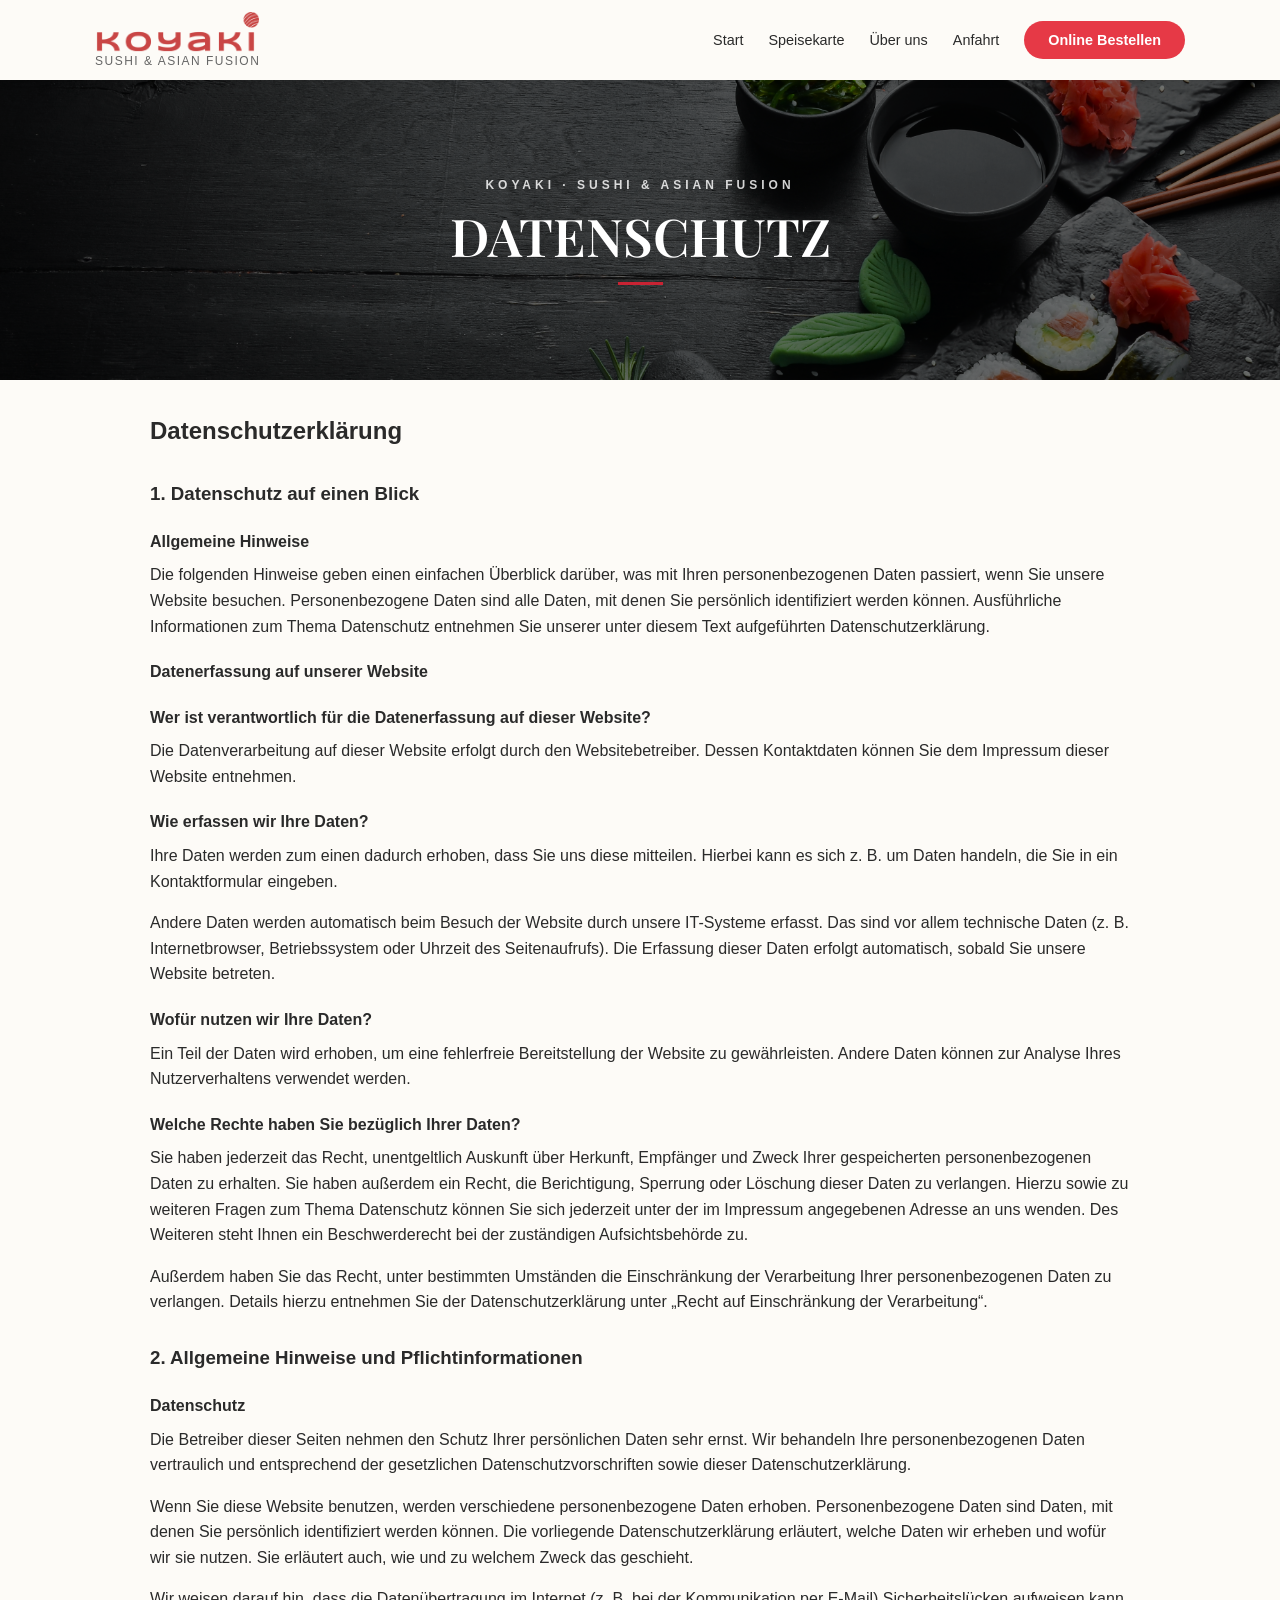
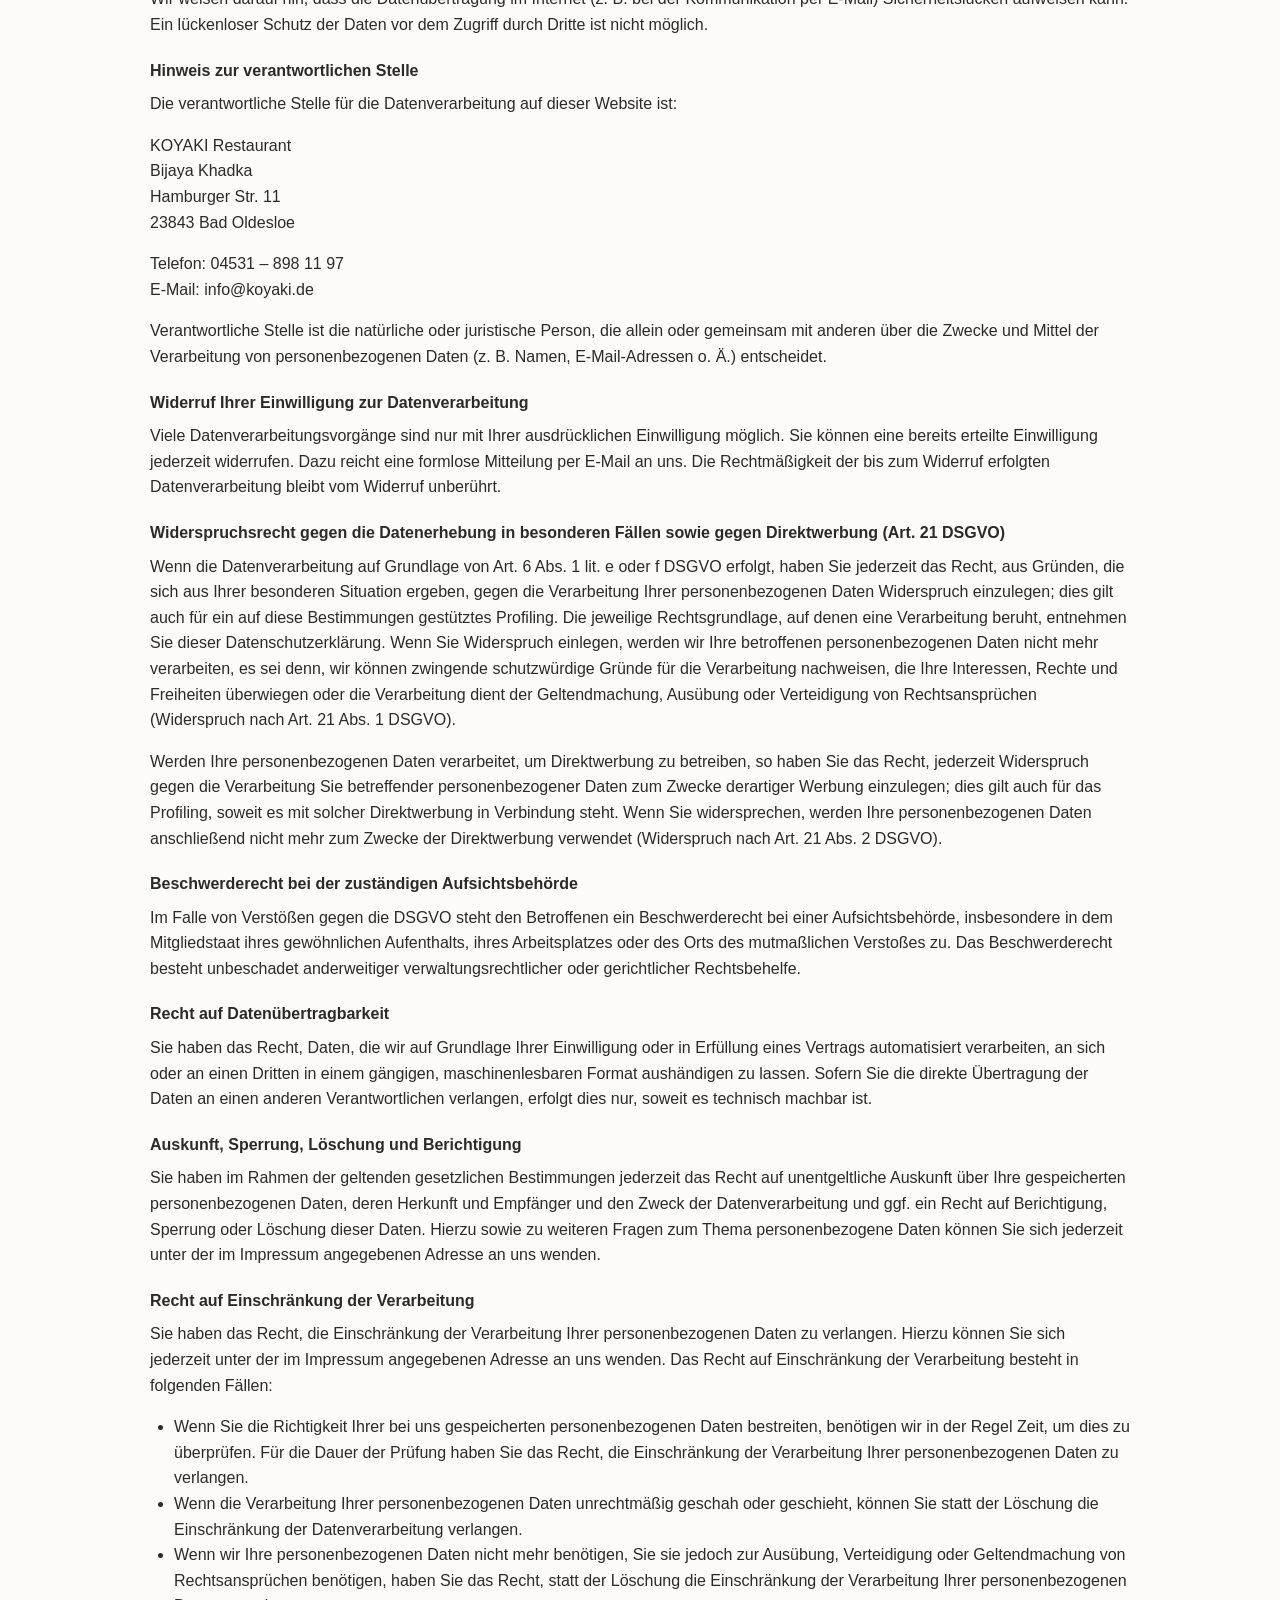
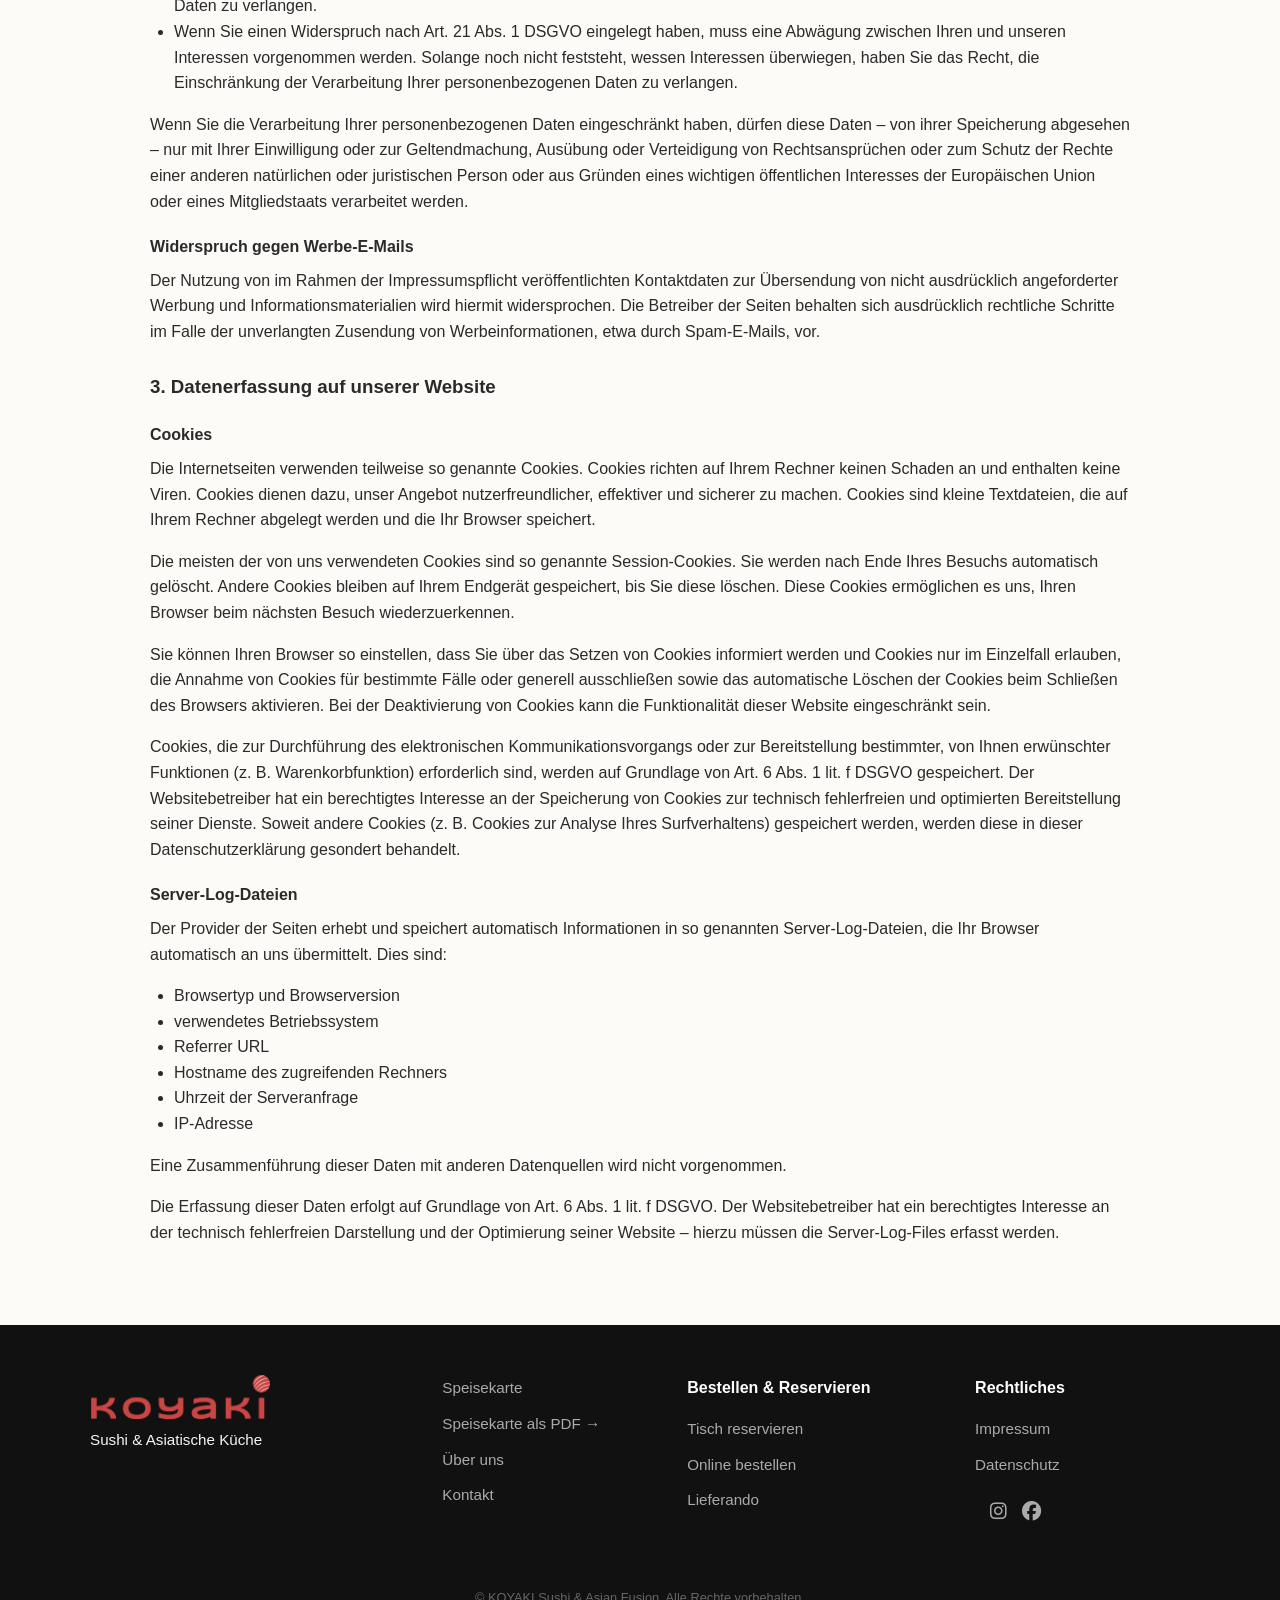
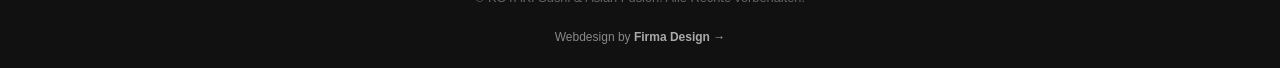
<file: datenschutz.html>
<!DOCTYPE html>
<html lang="de">
<head>
  <meta charset="UTF-8">
  <meta name="viewport" content="width=device-width, initial-scale=1.0">
  <title>Datenschutzerkl&auml;rung &ndash; KOYAKI Restaurant</title>
  <link rel="stylesheet" href="style.css">
  <link rel="stylesheet" href="https://cdnjs.cloudflare.com/ajax/libs/font-awesome/6.4.0/css/all.min.css">
  <link href="https://fonts.googleapis.com/css2?family=Playfair+Display:wght@600;700&family=Poppins:wght@400;500;600&display=swap" rel="stylesheet">
</head>
<body>
    <nav class="navbar">
    <div class="nav-container">
      <a href="index.html" class="logo">
        <img src="images/koyaki-logo.png" alt="Koyaki" class="logo-img">
        <span class="logo-subtitle">Sushi &amp; Asian Fusion</span>
      </a>
      <button class="mobile-menu-btn" id="mobileMenuBtn" aria-label="Menu">
        <span></span><span></span><span></span>
      </button>
      <div class="nav-links" id="navLinks">
        <a href="index.html#start">Start</a>
        <a href="index.html#speisekarte">Speisekarte</a>
        <a href="index.html#about">&Uuml;ber uns</a>
        <a href="index.html#contact">Anfahrt</a>
        <a href="https://koyaki.order-smart.de" class="nav-btn-online">Online Bestellen</a>
      </div>
    </div>
  </nav>

  <section class="legal-hero">
    <div class="legal-hero-overlay"></div>
    <div class="legal-hero-content">
      <p>KOYAKI &middot; SUSHI &amp; ASIAN FUSION</p>
      <h1>DATENSCHUTZ</h1>
    </div>
  </section>

  <main class="datenschutz-section">
    <article class="datenschutz-content">
      <h2>Datenschutzerkl&auml;rung</h2>

      <h3>1. Datenschutz auf einen Blick</h3>
      <h4>Allgemeine Hinweise</h4>
      <p>Die folgenden Hinweise geben einen einfachen &Uuml;berblick dar&uuml;ber, was mit Ihren personenbezogenen Daten passiert, wenn Sie unsere Website besuchen. Personenbezogene Daten sind alle Daten, mit denen Sie pers&ouml;nlich identifiziert werden k&ouml;nnen. Ausf&uuml;hrliche Informationen zum Thema Datenschutz entnehmen Sie unserer unter diesem Text aufgef&uuml;hrten Datenschutzerkl&auml;rung.</p>

      <h4>Datenerfassung auf unserer Website</h4>
      <h4>Wer ist verantwortlich f&uuml;r die Datenerfassung auf dieser Website?</h4>
      <p>Die Datenverarbeitung auf dieser Website erfolgt durch den Websitebetreiber. Dessen Kontaktdaten k&ouml;nnen Sie dem Impressum dieser Website entnehmen.</p>

      <h4>Wie erfassen wir Ihre Daten?</h4>
      <p>Ihre Daten werden zum einen dadurch erhoben, dass Sie uns diese mitteilen. Hierbei kann es sich z. B. um Daten handeln, die Sie in ein Kontaktformular eingeben.</p>
      <p>Andere Daten werden automatisch beim Besuch der Website durch unsere IT-Systeme erfasst. Das sind vor allem technische Daten (z. B. Internetbrowser, Betriebssystem oder Uhrzeit des Seitenaufrufs). Die Erfassung dieser Daten erfolgt automatisch, sobald Sie unsere Website betreten.</p>

      <h4>Wof&uuml;r nutzen wir Ihre Daten?</h4>
      <p>Ein Teil der Daten wird erhoben, um eine fehlerfreie Bereitstellung der Website zu gew&auml;hrleisten. Andere Daten k&ouml;nnen zur Analyse Ihres Nutzerverhaltens verwendet werden.</p>

      <h4>Welche Rechte haben Sie bez&uuml;glich Ihrer Daten?</h4>
      <p>Sie haben jederzeit das Recht, unentgeltlich Auskunft &uuml;ber Herkunft, Empf&auml;nger und Zweck Ihrer gespeicherten personenbezogenen Daten zu erhalten. Sie haben au&szlig;erdem ein Recht, die Berichtigung, Sperrung oder L&ouml;schung dieser Daten zu verlangen. Hierzu sowie zu weiteren Fragen zum Thema Datenschutz k&ouml;nnen Sie sich jederzeit unter der im Impressum angegebenen Adresse an uns wenden. Des Weiteren steht Ihnen ein Beschwerderecht bei der zust&auml;ndigen Aufsichtsbeh&ouml;rde zu.</p>
      <p>Au&szlig;erdem haben Sie das Recht, unter bestimmten Umst&auml;nden die Einschr&auml;nkung der Verarbeitung Ihrer personenbezogenen Daten zu verlangen. Details hierzu entnehmen Sie der Datenschutzerkl&auml;rung unter &bdquo;Recht auf Einschr&auml;nkung der Verarbeitung&ldquo;.</p>

      <h3>2. Allgemeine Hinweise und Pflichtinformationen</h3>
      <h4>Datenschutz</h4>
      <p>Die Betreiber dieser Seiten nehmen den Schutz Ihrer pers&ouml;nlichen Daten sehr ernst. Wir behandeln Ihre personenbezogenen Daten vertraulich und entsprechend der gesetzlichen Datenschutzvorschriften sowie dieser Datenschutzerkl&auml;rung.</p>
      <p>Wenn Sie diese Website benutzen, werden verschiedene personenbezogene Daten erhoben. Personenbezogene Daten sind Daten, mit denen Sie pers&ouml;nlich identifiziert werden k&ouml;nnen. Die vorliegende Datenschutzerkl&auml;rung erl&auml;utert, welche Daten wir erheben und wof&uuml;r wir sie nutzen. Sie erl&auml;utert auch, wie und zu welchem Zweck das geschieht.</p>
      <p>Wir weisen darauf hin, dass die Daten&uuml;bertragung im Internet (z. B. bei der Kommunikation per E-Mail) Sicherheitsl&uuml;cken aufweisen kann. Ein l&uuml;ckenloser Schutz der Daten vor dem Zugriff durch Dritte ist nicht m&ouml;glich.</p>

      <h4>Hinweis zur verantwortlichen Stelle</h4>
      <p>Die verantwortliche Stelle f&uuml;r die Datenverarbeitung auf dieser Website ist:</p>
      <p>KOYAKI Restaurant<br>Bijaya Khadka<br>Hamburger Str. 11<br>23843 Bad Oldesloe</p>
      <p>Telefon: 04531 &ndash; 898 11 97<br>E-Mail: info@koyaki.de</p>
      <p>Verantwortliche Stelle ist die nat&uuml;rliche oder juristische Person, die allein oder gemeinsam mit anderen &uuml;ber die Zwecke und Mittel der Verarbeitung von personenbezogenen Daten (z. B. Namen, E-Mail-Adressen o. &Auml;.) entscheidet.</p>

      <h4>Widerruf Ihrer Einwilligung zur Datenverarbeitung</h4>
      <p>Viele Datenverarbeitungsvorg&auml;nge sind nur mit Ihrer ausdr&uuml;cklichen Einwilligung m&ouml;glich. Sie k&ouml;nnen eine bereits erteilte Einwilligung jederzeit widerrufen. Dazu reicht eine formlose Mitteilung per E-Mail an uns. Die Rechtm&auml;&szlig;igkeit der bis zum Widerruf erfolgten Datenverarbeitung bleibt vom Widerruf unber&uuml;hrt.</p>

      <h4>Widerspruchsrecht gegen die Datenerhebung in besonderen F&auml;llen sowie gegen Direktwerbung (Art. 21 DSGVO)</h4>
      <p>Wenn die Datenverarbeitung auf Grundlage von Art. 6 Abs. 1 lit. e oder f DSGVO erfolgt, haben Sie jederzeit das Recht, aus Gr&uuml;nden, die sich aus Ihrer besonderen Situation ergeben, gegen die Verarbeitung Ihrer personenbezogenen Daten Widerspruch einzulegen; dies gilt auch f&uuml;r ein auf diese Bestimmungen gest&uuml;tztes Profiling. Die jeweilige Rechtsgrundlage, auf denen eine Verarbeitung beruht, entnehmen Sie dieser Datenschutzerkl&auml;rung. Wenn Sie Widerspruch einlegen, werden wir Ihre betroffenen personenbezogenen Daten nicht mehr verarbeiten, es sei denn, wir k&ouml;nnen zwingende schutzw&uuml;rdige Gr&uuml;nde f&uuml;r die Verarbeitung nachweisen, die Ihre Interessen, Rechte und Freiheiten &uuml;berwiegen oder die Verarbeitung dient der Geltendmachung, Aus&uuml;bung oder Verteidigung von Rechtsanspr&uuml;chen (Widerspruch nach Art. 21 Abs. 1 DSGVO).</p>
      <p>Werden Ihre personenbezogenen Daten verarbeitet, um Direktwerbung zu betreiben, so haben Sie das Recht, jederzeit Widerspruch gegen die Verarbeitung Sie betreffender personenbezogener Daten zum Zwecke derartiger Werbung einzulegen; dies gilt auch f&uuml;r das Profiling, soweit es mit solcher Direktwerbung in Verbindung steht. Wenn Sie widersprechen, werden Ihre personenbezogenen Daten anschlie&szlig;end nicht mehr zum Zwecke der Direktwerbung verwendet (Widerspruch nach Art. 21 Abs. 2 DSGVO).</p>

      <h4>Beschwerderecht bei der zust&auml;ndigen Aufsichtsbeh&ouml;rde</h4>
      <p>Im Falle von Verst&ouml;&szlig;en gegen die DSGVO steht den Betroffenen ein Beschwerderecht bei einer Aufsichtsbeh&ouml;rde, insbesondere in dem Mitgliedstaat ihres gew&ouml;hnlichen Aufenthalts, ihres Arbeitsplatzes oder des Orts des mutma&szlig;lichen Versto&szlig;es zu. Das Beschwerderecht besteht unbeschadet anderweitiger verwaltungsrechtlicher oder gerichtlicher Rechtsbehelfe.</p>

      <h4>Recht auf Daten&uuml;bertragbarkeit</h4>
      <p>Sie haben das Recht, Daten, die wir auf Grundlage Ihrer Einwilligung oder in Erf&uuml;llung eines Vertrags automatisiert verarbeiten, an sich oder an einen Dritten in einem g&auml;ngigen, maschinenlesbaren Format aush&auml;ndigen zu lassen. Sofern Sie die direkte &Uuml;bertragung der Daten an einen anderen Verantwortlichen verlangen, erfolgt dies nur, soweit es technisch machbar ist.</p>

      <h4>Auskunft, Sperrung, L&ouml;schung und Berichtigung</h4>
      <p>Sie haben im Rahmen der geltenden gesetzlichen Bestimmungen jederzeit das Recht auf unentgeltliche Auskunft &uuml;ber Ihre gespeicherten personenbezogenen Daten, deren Herkunft und Empf&auml;nger und den Zweck der Datenverarbeitung und ggf. ein Recht auf Berichtigung, Sperrung oder L&ouml;schung dieser Daten. Hierzu sowie zu weiteren Fragen zum Thema personenbezogene Daten k&ouml;nnen Sie sich jederzeit unter der im Impressum angegebenen Adresse an uns wenden.</p>

      <h4>Recht auf Einschr&auml;nkung der Verarbeitung</h4>
      <p>Sie haben das Recht, die Einschr&auml;nkung der Verarbeitung Ihrer personenbezogenen Daten zu verlangen. Hierzu k&ouml;nnen Sie sich jederzeit unter der im Impressum angegebenen Adresse an uns wenden. Das Recht auf Einschr&auml;nkung der Verarbeitung besteht in folgenden F&auml;llen:</p>
      <ul>
        <li>Wenn Sie die Richtigkeit Ihrer bei uns gespeicherten personenbezogenen Daten bestreiten, ben&ouml;tigen wir in der Regel Zeit, um dies zu &uuml;berpr&uuml;fen. F&uuml;r die Dauer der Pr&uuml;fung haben Sie das Recht, die Einschr&auml;nkung der Verarbeitung Ihrer personenbezogenen Daten zu verlangen.</li>
        <li>Wenn die Verarbeitung Ihrer personenbezogenen Daten unrechtm&auml;&szlig;ig geschah oder geschieht, k&ouml;nnen Sie statt der L&ouml;schung die Einschr&auml;nkung der Datenverarbeitung verlangen.</li>
        <li>Wenn wir Ihre personenbezogenen Daten nicht mehr ben&ouml;tigen, Sie sie jedoch zur Aus&uuml;bung, Verteidigung oder Geltendmachung von Rechtsanspr&uuml;chen ben&ouml;tigen, haben Sie das Recht, statt der L&ouml;schung die Einschr&auml;nkung der Verarbeitung Ihrer personenbezogenen Daten zu verlangen.</li>
        <li>Wenn Sie einen Widerspruch nach Art. 21 Abs. 1 DSGVO eingelegt haben, muss eine Abw&auml;gung zwischen Ihren und unseren Interessen vorgenommen werden. Solange noch nicht feststeht, wessen Interessen &uuml;berwiegen, haben Sie das Recht, die Einschr&auml;nkung der Verarbeitung Ihrer personenbezogenen Daten zu verlangen.</li>
      </ul>
      <p>Wenn Sie die Verarbeitung Ihrer personenbezogenen Daten eingeschr&auml;nkt haben, d&uuml;rfen diese Daten &ndash; von ihrer Speicherung abgesehen &ndash; nur mit Ihrer Einwilligung oder zur Geltendmachung, Aus&uuml;bung oder Verteidigung von Rechtsanspr&uuml;chen oder zum Schutz der Rechte einer anderen nat&uuml;rlichen oder juristischen Person oder aus Gr&uuml;nden eines wichtigen &ouml;ffentlichen Interesses der Europ&auml;ischen Union oder eines Mitgliedstaats verarbeitet werden.</p>

      <h4>Widerspruch gegen Werbe-E-Mails</h4>
      <p>Der Nutzung von im Rahmen der Impressumspflicht ver&ouml;ffentlichten Kontaktdaten zur &Uuml;bersendung von nicht ausdr&uuml;cklich angeforderter Werbung und Informationsmaterialien wird hiermit widersprochen. Die Betreiber der Seiten behalten sich ausdr&uuml;cklich rechtliche Schritte im Falle der unverlangten Zusendung von Werbeinformationen, etwa durch Spam-E-Mails, vor.</p>

      <h3>3. Datenerfassung auf unserer Website</h3>
      <h4>Cookies</h4>
      <p>Die Internetseiten verwenden teilweise so genannte Cookies. Cookies richten auf Ihrem Rechner keinen Schaden an und enthalten keine Viren. Cookies dienen dazu, unser Angebot nutzerfreundlicher, effektiver und sicherer zu machen. Cookies sind kleine Textdateien, die auf Ihrem Rechner abgelegt werden und die Ihr Browser speichert.</p>
      <p>Die meisten der von uns verwendeten Cookies sind so genannte Session-Cookies. Sie werden nach Ende Ihres Besuchs automatisch gel&ouml;scht. Andere Cookies bleiben auf Ihrem Endger&auml;t gespeichert, bis Sie diese l&ouml;schen. Diese Cookies erm&ouml;glichen es uns, Ihren Browser beim n&auml;chsten Besuch wiederzuerkennen.</p>
      <p>Sie k&ouml;nnen Ihren Browser so einstellen, dass Sie &uuml;ber das Setzen von Cookies informiert werden und Cookies nur im Einzelfall erlauben, die Annahme von Cookies f&uuml;r bestimmte F&auml;lle oder generell ausschlie&szlig;en sowie das automatische L&ouml;schen der Cookies beim Schlie&szlig;en des Browsers aktivieren. Bei der Deaktivierung von Cookies kann die Funktionalit&auml;t dieser Website eingeschr&auml;nkt sein.</p>
      <p>Cookies, die zur Durchf&uuml;hrung des elektronischen Kommunikationsvorgangs oder zur Bereitstellung bestimmter, von Ihnen erw&uuml;nschter Funktionen (z. B. Warenkorbfunktion) erforderlich sind, werden auf Grundlage von Art. 6 Abs. 1 lit. f DSGVO gespeichert. Der Websitebetreiber hat ein berechtigtes Interesse an der Speicherung von Cookies zur technisch fehlerfreien und optimierten Bereitstellung seiner Dienste. Soweit andere Cookies (z. B. Cookies zur Analyse Ihres Surfverhaltens) gespeichert werden, werden diese in dieser Datenschutzerkl&auml;rung gesondert behandelt.</p>

      <h4>Server-Log-Dateien</h4>
      <p>Der Provider der Seiten erhebt und speichert automatisch Informationen in so genannten Server-Log-Dateien, die Ihr Browser automatisch an uns &uuml;bermittelt. Dies sind:</p>
      <ul>
        <li>Browsertyp und Browserversion</li>
        <li>verwendetes Betriebssystem</li>
        <li>Referrer URL</li>
        <li>Hostname des zugreifenden Rechners</li>
        <li>Uhrzeit der Serveranfrage</li>
        <li>IP-Adresse</li>
      </ul>
      <p>Eine Zusammenf&uuml;hrung dieser Daten mit anderen Datenquellen wird nicht vorgenommen.</p>
      <p>Die Erfassung dieser Daten erfolgt auf Grundlage von Art. 6 Abs. 1 lit. f DSGVO. Der Websitebetreiber hat ein berechtigtes Interesse an der technisch fehlerfreien Darstellung und der Optimierung seiner Website &ndash; hierzu m&uuml;ssen die Server-Log-Files erfasst werden.</p>
    </article>
  </main>
  <footer class="footer">
    <div class="container footer-container">
      <div class="footer-col footer-col-logo">
        <a href="index.html" class="footer-logo">
          <img src="images/koyaki-logo.png" alt="KOYAKI Sushi &amp; asiatische K&uuml;che">
          <span class="footer-tagline">Sushi &amp; Asiatische K&uuml;che</span>
        </a>
      </div>
      <div class="footer-col">
        <ul class="footer-list">
          <li><a href="index.html#speisekarte">Speisekarte</a></li>
          <li><a href="speisekarte.pdf" target="_blank" rel="noopener noreferrer">Speisekarte als PDF &rarr;</a></li>
          <li><a href="index.html#uber-uns">&Uuml;ber uns</a></li>
          <li><a href="index.html#kontakt">Kontakt</a></li>
        </ul>
      </div>
      <div class="footer-col">
        <h4 class="footer-title">Bestellen &amp; Reservieren</h4>
        <ul class="footer-list">
          <li><a href="https://www.restablo.de/restaurant/koyaki-sushi-bad-oldesloe.html" target="_blank" rel="noopener">Tisch reservieren</a></li>
          <li><a href="https://koyaki.order-smart.de" target="_blank" rel="noopener">Online bestellen</a></li>
          <li><a href="https://www.lieferando.de/speisekarte/koyaki-hamburger-strasse" target="_blank" rel="noopener">Lieferando</a></li>
        </ul>
      </div>
      <div class="footer-col">
        <h4 class="footer-title">Rechtliches</h4>
        <ul class="footer-list">
          <li><a href="impressum.html">Impressum</a></li>
          <li><a href="datenschutz.html">Datenschutz</a></li>
        </ul>
        <div class="footer-social">
          <a href="https://www.tripadvisor.de/Restaurant_Review-g676370-d26671603-Reviews-Koyaki_Sushi_Asian_Fusion-Bad_Oldesloe_Schleswig_Holstein.html" target="_blank" rel="noopener" aria-label="TripAdvisor"><i class="fa-brands fa-tripadvisor"></i></a>
          <a href="#" aria-label="Instagram"><i class="fa-brands fa-instagram"></i></a>
          <a href="#" aria-label="Facebook"><i class="fa-brands fa-facebook"></i></a>
        </div>
      </div>
    </div>
    <div class="footer-bottom">
      <p>&copy; KOYAKI Sushi &amp; Asian Fusion. Alle Rechte vorbehalten.</p>
    </div>
    <div class="footer-credit">
      Webdesign by
      <a href="https://www.firmadesign.art" target="_blank" rel="noopener noreferrer">Firma Design &rarr;</a>
    </div>
  </footer>
  <script>
    document.addEventListener('DOMContentLoaded', function() {
      const btn = document.getElementById('mobileMenuBtn');
      const links = document.getElementById('navLinks');
      if (btn && links) {
        btn.addEventListener('click', function(e) {
          e.stopPropagation();
          links.classList.toggle('show');
        });
        links.querySelectorAll('a').forEach(link => {
          link.addEventListener('click', () => links.classList.remove('show'));
        });
      }
    });
  </script>
</body>
</html>
</file>
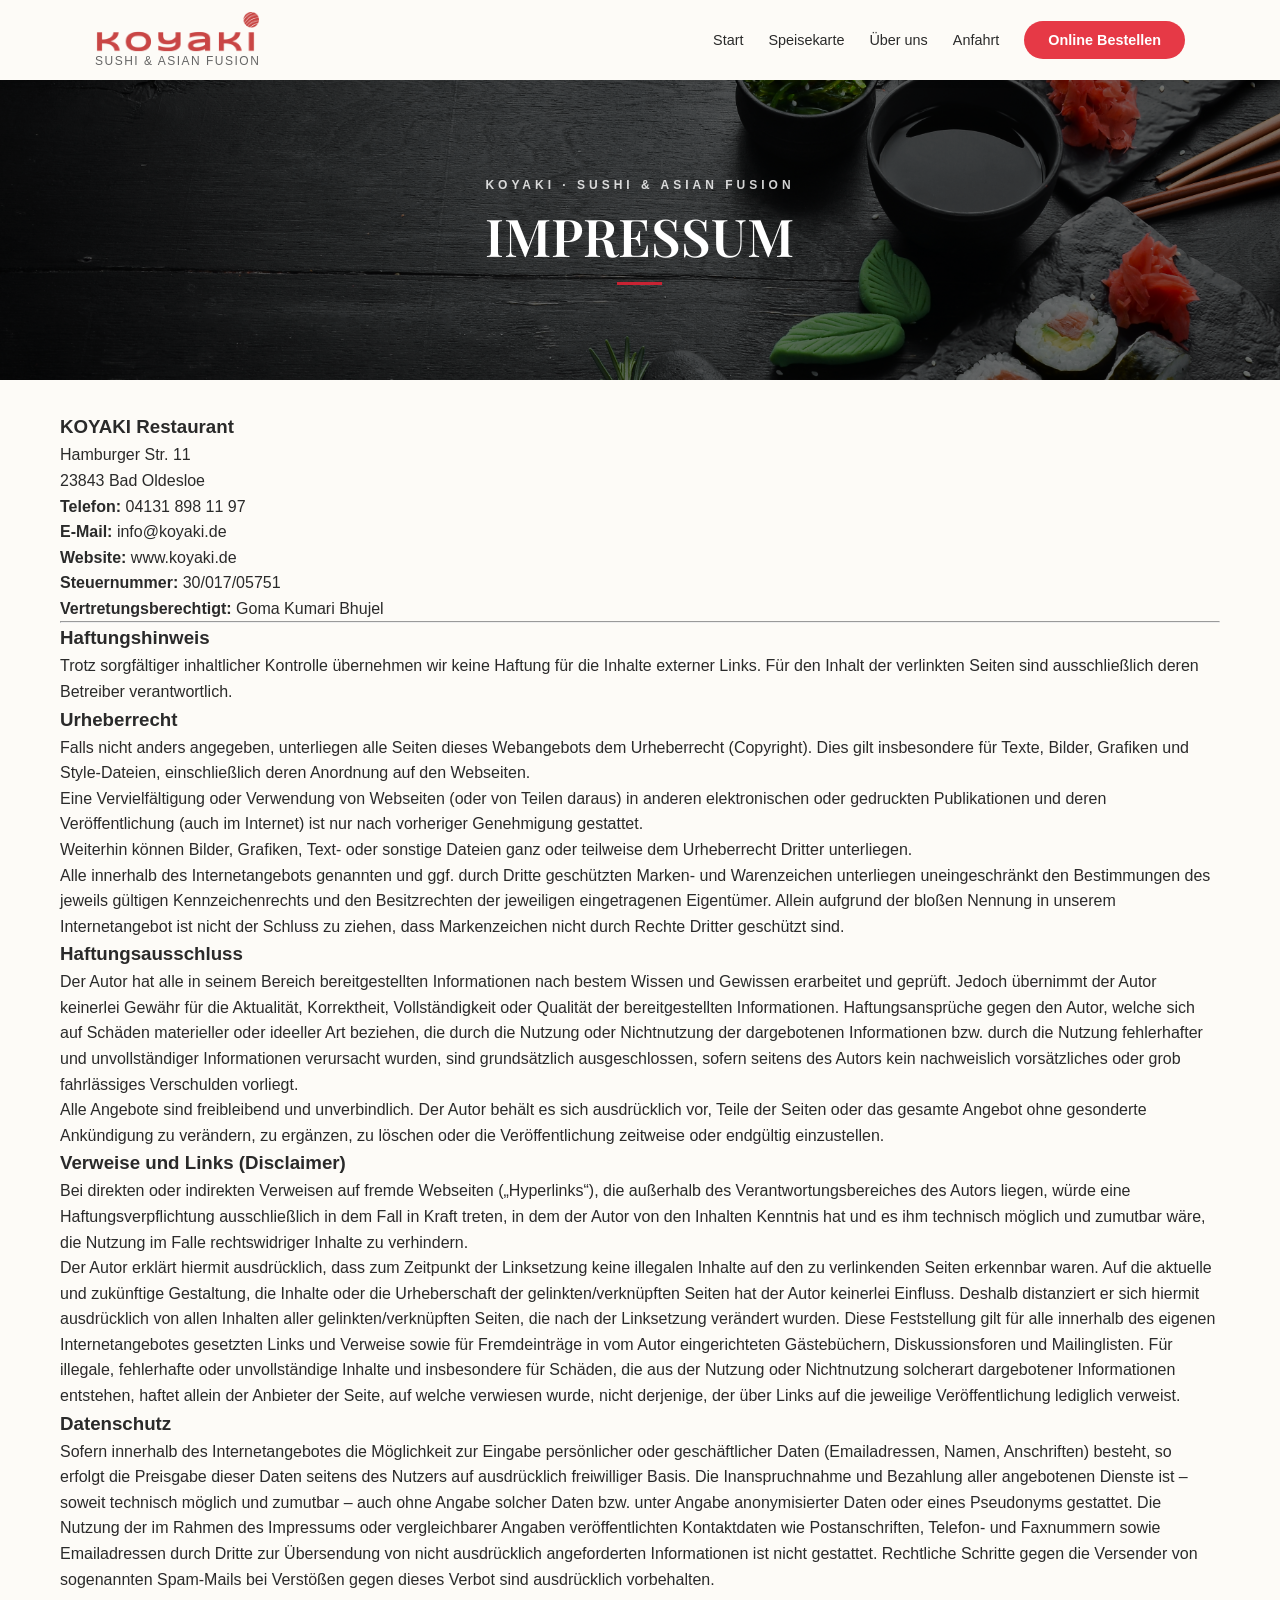
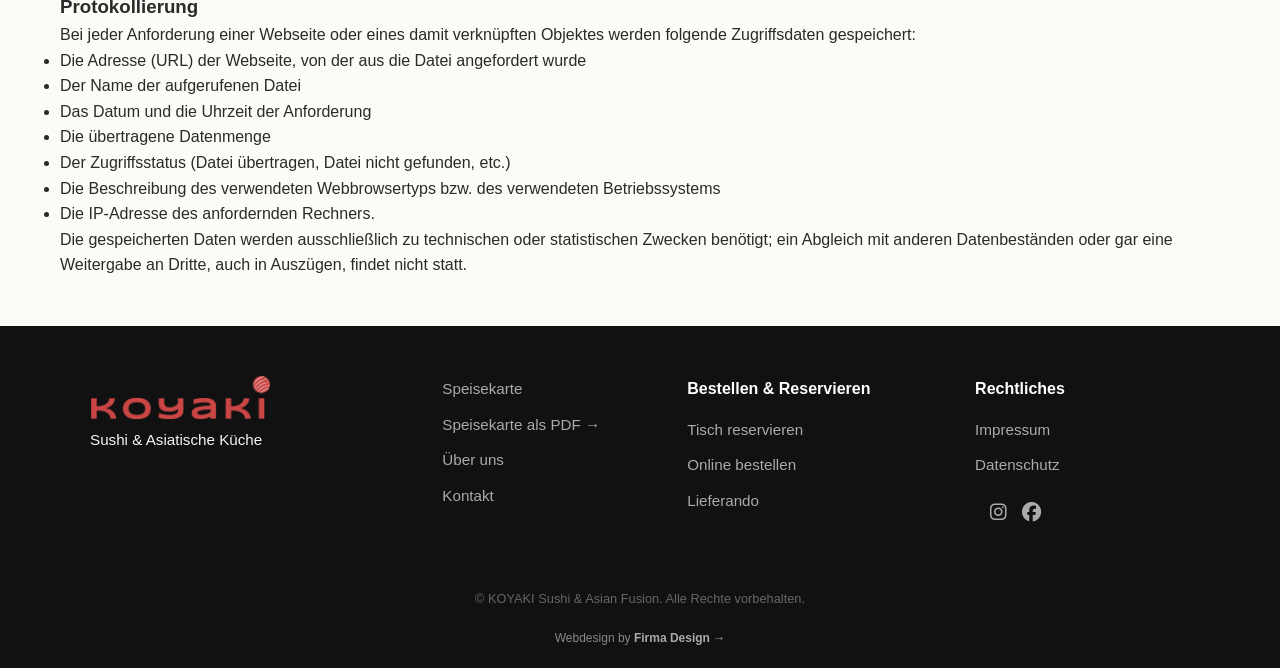
<file: impressum.html>
<!DOCTYPE html>
<html lang="de">
<head>
  <meta charset="UTF-8">
  <meta name="viewport" content="width=device-width, initial-scale=1.0">
  <title>Impressum – KOYAKI Restaurant</title>
  <link rel="stylesheet" href="style.css">
  <link rel="stylesheet" href="https://cdnjs.cloudflare.com/ajax/libs/font-awesome/6.4.0/css/all.min.css">
  <link href="https://fonts.googleapis.com/css2?family=Playfair+Display:wght@600;700&family=Poppins:wght@400;500;600&display=swap" rel="stylesheet">
</head>
<body>

    <nav class="navbar">
    <div class="nav-container">
      <a href="index.html" class="logo">
        <img src="images/koyaki-logo.png" alt="Koyaki" class="logo-img">
        <span class="logo-subtitle">Sushi &amp; Asian Fusion</span>
      </a>
      <button class="mobile-menu-btn" id="mobileMenuBtn" aria-label="Menu">
        <span></span><span></span><span></span>
      </button>
      <div class="nav-links" id="navLinks">
        <a href="index.html#start">Start</a>
        <a href="index.html#speisekarte">Speisekarte</a>
        <a href="index.html#about">&Uuml;ber uns</a>
        <a href="index.html#contact">Anfahrt</a>
        <a href="https://koyaki.order-smart.de" class="nav-btn-online">Online Bestellen</a>
      </div>
    </div>
  </nav>


<section class="legal-hero">
    <div class="legal-hero-overlay"></div>

    <div class="legal-hero-content">
        <p>KOYAKI · SUSHI &amp; ASIAN FUSION</p>
        <h1>IMPRESSUM</h1>
    </div>
</section>

  <!-- Impressum Content Section -->
  <section class="impressum-section">
    <div class="impressum-container">
      
      <!-- Sol Tərəf: Bütün Rəsmi Mətnlər -->
      <div class="impressum-content">
        
        <div class="impressum-block">
          <h3>KOYAKI Restaurant</h3>
          <p>Hamburger Str. 11<br>23843 Bad Oldesloe</p>
          <p><strong>Telefon:</strong> 04131 898 11 97</p>
          <p><strong>E-Mail:</strong> info@koyaki.de</p>
          <p><strong>Website:</strong> www.koyaki.de</p>
        </div>

        <div class="impressum-block">
          <p><strong>Steuernummer:</strong> 30/017/05751</p>
          <p><strong>Vertretungsberechtigt:</strong> Goma Kumari Bhujel</p>
        </div>

        <hr class="impressum-divider">

        <div class="impressum-block">
          <h3>Haftungshinweis</h3>
          <p>Trotz sorgfältiger inhaltlicher Kontrolle übernehmen wir keine Haftung für die Inhalte externer Links. Für den Inhalt der verlinkten Seiten sind ausschließlich deren Betreiber verantwortlich.</p>
        </div>

        <div class="impressum-block">
          <h3>Urheberrecht</h3>
          <p>Falls nicht anders angegeben, unterliegen alle Seiten dieses Webangebots dem Urheberrecht (Copyright). Dies gilt insbesondere für Texte, Bilder, Grafiken und Style-Dateien, einschließlich deren Anordnung auf den Webseiten.</p>
          <p>Eine Vervielfältigung oder Verwendung von Webseiten (oder von Teilen daraus) in anderen elektronischen oder gedruckten Publikationen und deren Veröffentlichung (auch im Internet) ist nur nach vorheriger Genehmigung gestattet.</p>
          <p>Weiterhin können Bilder, Grafiken, Text- oder sonstige Dateien ganz oder teilweise dem Urheberrecht Dritter unterliegen.</p>
          <p>Alle innerhalb des Internetangebots genannten und ggf. durch Dritte geschützten Marken- und Warenzeichen unterliegen uneingeschränkt den Bestimmungen des jeweils gültigen Kennzeichenrechts und den Besitzrechten der jeweiligen eingetragenen Eigentümer. Allein aufgrund der bloßen Nennung in unserem Internetangebot ist nicht der Schluss zu ziehen, dass Markenzeichen nicht durch Rechte Dritter geschützt sind.</p>
        </div>

        <div class="impressum-block">
          <h3>Haftungsausschluss</h3>
          <p>Der Autor hat alle in seinem Bereich bereitgestellten Informationen nach bestem Wissen und Gewissen erarbeitet und geprüft. Jedoch übernimmt der Autor keinerlei Gewähr für die Aktualität, Korrektheit, Vollständigkeit oder Qualität der bereitgestellten Informationen. Haftungsansprüche gegen den Autor, welche sich auf Schäden materieller oder ideeller Art beziehen, die durch die Nutzung oder Nichtnutzung der dargebotenen Informationen bzw. durch die Nutzung fehlerhafter und unvollständiger Informationen verursacht wurden, sind grundsätzlich ausgeschlossen, sofern seitens des Autors kein nachweislich vorsätzliches oder grob fahrlässiges Verschulden vorliegt.</p>
          <p>Alle Angebote sind freibleibend und unverbindlich. Der Autor behält es sich ausdrücklich vor, Teile der Seiten oder das gesamte Angebot ohne gesonderte Ankündigung zu verändern, zu ergänzen, zu löschen oder die Veröffentlichung zeitweise oder endgültig einzustellen.</p>
        </div>

        <div class="impressum-block">
          <h3>Verweise und Links (Disclaimer)</h3>
          <p>Bei direkten oder indirekten Verweisen auf fremde Webseiten („Hyperlinks“), die außerhalb des Verantwortungsbereiches des Autors liegen, würde eine Haftungsverpflichtung ausschließlich in dem Fall in Kraft treten, in dem der Autor von den Inhalten Kenntnis hat und es ihm technisch möglich und zumutbar wäre, die Nutzung im Falle rechtswidriger Inhalte zu verhindern.</p>
          <p>Der Autor erklärt hiermit ausdrücklich, dass zum Zeitpunkt der Linksetzung keine illegalen Inhalte auf den zu verlinkenden Seiten erkennbar waren. Auf die aktuelle und zukünftige Gestaltung, die Inhalte oder die Urheberschaft der gelinkten/verknüpften Seiten hat der Autor keinerlei Einfluss. Deshalb distanziert er sich hiermit ausdrücklich von allen Inhalten aller gelinkten/verknüpften Seiten, die nach der Linksetzung verändert wurden. Diese Feststellung gilt für alle innerhalb des eigenen Internetangebotes gesetzten Links und Verweise sowie für Fremdeinträge in vom Autor eingerichteten Gästebüchern, Diskussionsforen und Mailinglisten. Für illegale, fehlerhafte oder unvollständige Inhalte und insbesondere für Schäden, die aus der Nutzung oder Nichtnutzung solcherart dargebotener Informationen entstehen, haftet allein der Anbieter der Seite, auf welche verwiesen wurde, nicht derjenige, der über Links auf die jeweilige Veröffentlichung lediglich verweist.</p>
        </div>

        <div class="impressum-block">
          <h3>Datenschutz</h3>
          <p>Sofern innerhalb des Internetangebotes die Möglichkeit zur Eingabe persönlicher oder geschäftlicher Daten (Emailadressen, Namen, Anschriften) besteht, so erfolgt die Preisgabe dieser Daten seitens des Nutzers auf ausdrücklich freiwilliger Basis. Die Inanspruchnahme und Bezahlung aller angebotenen Dienste ist – soweit technisch möglich und zumutbar – auch ohne Angabe solcher Daten bzw. unter Angabe anonymisierter Daten oder eines Pseudonyms gestattet. Die Nutzung der im Rahmen des Impressums oder vergleichbarer Angaben veröffentlichten Kontaktdaten wie Postanschriften, Telefon- und Faxnummern sowie Emailadressen durch Dritte zur Übersendung von nicht ausdrücklich angeforderten Informationen ist nicht gestattet. Rechtliche Schritte gegen die Versender von sogenannten Spam-Mails bei Verstößen gegen dieses Verbot sind ausdrücklich vorbehalten.</p>
        </div>

        <div class="impressum-block">
          <h3>Protokollierung</h3>
          <p>Bei jeder Anforderung einer Webseite oder eines damit verknüpften Objektes werden folgende Zugriffsdaten gespeichert:</p>
          <ul>
            <li>Die Adresse (URL) der Webseite, von der aus die Datei angefordert wurde</li>
            <li>Der Name der aufgerufenen Datei</li>
            <li>Das Datum und die Uhrzeit der Anforderung</li>
            <li>Die übertragene Datenmenge</li>
            <li>Der Zugriffsstatus (Datei übertragen, Datei nicht gefunden, etc.)</li>
            <li>Die Beschreibung des verwendeten Webbrowsertyps bzw. des verwendeten Betriebssystems</li>
            <li>Die IP-Adresse des anfordernden Rechners.</li>
          </ul>
          <p>Die gespeicherten Daten werden ausschließlich zu technischen oder statistischen Zwecken benötigt; ein Abgleich mit anderen Datenbeständen oder gar eine Weitergabe an Dritte, auch in Auszügen, findet nicht statt.</p>
        </div>

      </div>

      

    </div>
  </section>

  <footer class="footer">
    <div class="container footer-container">
      <div class="footer-col footer-col-logo">
        <a href="index.html" class="footer-logo">
          <img src="images/koyaki-logo.png" alt="KOYAKI Sushi &amp; asiatische K&uuml;che">
          <span class="footer-tagline">Sushi &amp; Asiatische K&uuml;che</span>
        </a>
      </div>
      <div class="footer-col">
        <ul class="footer-list">
          <li><a href="index.html#speisekarte">Speisekarte</a></li>
          <li><a href="speisekarte.pdf" target="_blank" rel="noopener noreferrer">Speisekarte als PDF &rarr;</a></li>
          <li><a href="index.html#uber-uns">&Uuml;ber uns</a></li>
          <li><a href="index.html#kontakt">Kontakt</a></li>
        </ul>
      </div>
      <div class="footer-col">
        <h4 class="footer-title">Bestellen &amp; Reservieren</h4>
        <ul class="footer-list">
          <li><a href="https://www.restablo.de/restaurant/koyaki-sushi-bad-oldesloe.html" target="_blank" rel="noopener">Tisch reservieren</a></li>
          <li><a href="https://koyaki.order-smart.de" target="_blank" rel="noopener">Online bestellen</a></li>
          <li><a href="https://www.lieferando.de/speisekarte/koyaki-hamburger-strasse" target="_blank" rel="noopener">Lieferando</a></li>
        </ul>
      </div>
      <div class="footer-col">
        <h4 class="footer-title">Rechtliches</h4>
        <ul class="footer-list">
          <li><a href="impressum.html">Impressum</a></li>
          <li><a href="datenschutz.html">Datenschutz</a></li>
        </ul>
        <div class="footer-social">
          <a href="https://www.tripadvisor.de/Restaurant_Review-g676370-d26671603-Reviews-Koyaki_Sushi_Asian_Fusion-Bad_Oldesloe_Schleswig_Holstein.html" target="_blank" rel="noopener" aria-label="TripAdvisor"><i class="fa-brands fa-tripadvisor"></i></a>
          <a href="#" aria-label="Instagram"><i class="fa-brands fa-instagram"></i></a>
          <a href="#" aria-label="Facebook"><i class="fa-brands fa-facebook"></i></a>
        </div>
      </div>
    </div>
    <div class="footer-bottom">
      <p>&copy; KOYAKI Sushi &amp; Asian Fusion. Alle Rechte vorbehalten.</p>
    </div>
    <div class="footer-credit">
      Webdesign by
      <a href="https://www.firmadesign.art" target="_blank" rel="noopener noreferrer">Firma Design &rarr;</a>
    </div>
  </footer>
  <script>
    document.addEventListener('DOMContentLoaded', function() {
      const btn = document.getElementById('mobileMenuBtn');
      const links = document.getElementById('navLinks');
      if (btn && links) {
        btn.addEventListener('click', function(e) {
          e.stopPropagation();
          links.classList.toggle('show');
        });
        links.querySelectorAll('a').forEach(link => {
          link.addEventListener('click', () => links.classList.remove('show'));
        });
      }
    });
  </script>
</body>
</html>
</file>
<file: style.css>
﻿/* =====================================================
   GLOBAL & VARS
===================================================== */
:root {
  --bg-cream: #fdfbf7;
  --bg-dark: #121212;
  --bg-card-dark: #1e1e1e;
  --text-main: #2a2a2a;
  --text-muted: #666666;
  --accent-red: #b82823;
  --accent-gold: #c99857;
  --font-serif: "Playfair Display", Georgia, serif;
  --font-sans: "Plus Jakarta Sans", sans-serif;
}

* {
  box-sizing: border-box;
  margin: 0;
  padding: 0;
}

body {
  font-family: var(--font-sans);
  background-color: var(--bg-cream);
  color: var(--text-main);
  line-height: 1.6;
}

.container {
  max-width: 1140px;
  margin: 0 auto;
  padding: 0 20px;
}

a {
  text-decoration: none;
  color: inherit;
}

/* BUTTONS */
.btn {
  display: inline-flex;
  align-items: center;
  gap: 8px;
  padding: 12px 28px;
  border-radius: 25px;
  font-weight: 600;
  font-size: 0.9rem;
  transition: all 0.3s ease;
  cursor: pointer;
  border: none;
}

.btn-primary {
  background-color: var(--accent-red);
  color: #fff;
}

.btn-primary:hover {
  background-color: #961e1a;
}

.btn-outline {
  background: transparent;
  border: 1px solid #fff;
  color: #fff;
}

.btn-outline:hover {
  background: #fff;
  color: var(--text-main);
}

.btn-sm {
  padding: 8px 18px;
  font-size: 0.85rem;
}

/* NAVBAR */
.navbar {
  background-color: var(--bg-cream);
  position: sticky;
  top: 0;
  z-index: 100;
  box-shadow: 0 2px 10px rgba(0,0,0,0.03);
}

.nav-container {
  max-width: 1140px;
  margin: 0 auto;
  padding: 15px 20px;
  display: flex;
  align-items: center;
  justify-content: space-between;
}

.logo {
  display: flex;
  flex-direction: column;
}

.logo-main {
  font-family: var(--font-serif);
  font-size: 1.6rem;
  font-weight: 700;
  letter-spacing: 2px;
  color: #1a1a1a;
  line-height: 1;
}

.logo-sub {
  font-size: 0.55rem;
  letter-spacing: 2px;
  color: var(--text-muted);
  margin-top: 3px;
}

.nav-links {
  display: flex;
  gap: 25px;
  font-size: 0.9rem;
  font-weight: 500;
}

.nav-links a {
  position: relative;
  transition: color 0.25s ease, transform 0.25s ease;
}

.nav-links a::after {
  content: "";
  position: absolute;
  left: 0;
  bottom: -6px;
  width: 100%;
  height: 2px;
  background: var(--accent-red);
  transform: scaleX(0);
  transform-origin: center;
  transition: transform 0.25s ease;
}

.nav-links a:hover,
.nav-links a:focus-visible {
  color: var(--accent-red);
  transform: translateY(-2px);
}

.nav-links a:hover::after,
.nav-links a:focus-visible::after {
  transform: scaleX(1);
}

.hero {
  position: relative;
  height: 80vh;
  min-height: 500px;
  background: linear-gradient(
      to left, 
      rgba(0, 0, 0, 0.85) 0%, 
      rgba(0, 0, 0, 0.45) 45%, 
      rgba(0, 0, 0, 0) 75%
    ), 
    url('/images/delicious-japanese-sushi-rolls-restaurant.webp') center/cover no-repeat;
  display: flex;
  align-items: center;
}

.hero-container {
  width: 100%;
  max-width: 1200px;
  margin: 0 auto;
  padding: 0 40px;
  display: flex;
  justify-content: flex-end; 
}


.hero-content {
  max-width: 480px;
  text-align: left;
  color: #ffffff;
}


.sub-title {
  font-size: 13px;
  letter-spacing: 3px;
  color: #f9f5f3; 
  font-weight: 600;
  display: block;
  margin-bottom: 12px;
}

.hero-content h1 {
  font-size: 44px;
  font-family: 'Playfair Display', serif;
  line-height: 1.2;
  margin-bottom: 16px;
  text-shadow: 0 2px 10px rgba(0, 0, 0, 0.5);
}

.hero-content p {
  font-size: 16px;
  line-height: 1.6;
  color: #e0e0e0;
}

@keyframes fadeInRight {
  from {
    opacity: 0;
    transform: translateX(40px);
  }
  to {
    opacity: 1;
    transform: translateX(0);
  }
}

.hero-content {
  animation: fadeInRight 1s ease-out forwards;
}

/* FEATURES BAR */
.features-bar {
  background-color: #f7f3ec;
  padding: 30px 20px;
  border-bottom: 1px solid #eae2d6;
}

.features-container {
  max-width: 1140px;
  margin: 0 auto;
  display: grid;
  grid-template-columns: repeat(4, 1fr);
  gap: 20px;
  text-align: center;
}

.feature-item i {
  font-size: 1.5rem;
  color: #4a2118;
  margin-bottom: 10px;
}

.feature-item h4 {
  font-size: 0.9rem;
  font-weight: 700;
  margin-bottom: 4px;
}

.feature-item p {
  font-size: 0.8rem;
  color: var(--text-muted);
}

/* UNSERE HIGHLIGHTS */
.highlights-section {
  padding: 70px 0;
}

.section-header {
  display: flex;
  justify-content: space-between;
  align-items: baseline;
  margin-bottom: 30px;
}

.section-header h2 {
  font-family: var(--font-serif);
  font-size: 2.2rem;
  color: #2c1810;
}

.link-more {
  color: var(--accent-red);
  font-weight: 600;
  font-size: 0.9rem;
}

.highlights-grid {
  display: grid;
  grid-template-columns: repeat(6, 1fr);
  gap: 15px;
}

.highlight-card {
  position: relative;
  border-radius: 8px;
  overflow: hidden;
  aspect-ratio: 4/5;
}

.highlight-card img {
  width: 100%;
  height: 100%;
  object-fit: cover;
  transition: transform 0.4s ease;
}

.highlight-card:hover img {
  transform: scale(1.08);
}

.card-overlay {
  position: absolute;
  inset: 0;
  background: linear-gradient(to top, rgba(0,0,0,0.8), transparent 60%);
  display: flex;
  align-items: flex-end;
  padding: 12px;
}

.card-overlay span {
  color: #fff;
  font-weight: 600;
  font-size: 0.85rem;
}

/* =====================================================
   SPEISEKARTE STYLES (HIGHLIGHTS-DÆN SONRA GELÆN)
===================================================== */
.speisekarte {
  background-color: var(--bg-cream);
  padding: 60px 20px 80px 20px;
  border-top: 1px solid #eae2d6;
}

.speisekarte .menu-container {
  max-width: 1100px;
  margin: 0 auto;
}

.speisekarte .menu-intro {
  text-align: center;
  margin-bottom: 35px;
}

.speisekarte .menu-intro h2 {
  font-family: var(--font-serif);
  font-size: 2.2rem;
  color: #4a2118;
  margin-bottom: 8px;
}

.speisekarte .menu-intro p {
  color: var(--text-muted);
  font-size: 0.95rem;
}

.speisekarte .menu-nav {
  display: flex;
  justify-content: center;
  flex-wrap: wrap;
  gap: 10px 20px;
  margin-bottom: 45px;
  padding-bottom: 12px;
  border-bottom: 1px solid rgba(0,0,0,0.06);
}

.speisekarte .menu-nav-item {
  background: none;
  border: none;
  font-size: 0.85rem;
  font-weight: 700;
  letter-spacing: 1px;
  text-transform: uppercase;
  color: #a0958e;
  cursor: pointer;
  padding: 6px 4px;
  position: relative;
  transition: color 0.3s ease;
}

.speisekarte .menu-nav-item:hover,
.speisekarte .menu-nav-item.active {
  color: #4a2118;
}

.speisekarte .menu-nav-item.active::after {
  content: "";
  position: absolute;
  bottom: -13px;
  left: 0;
  width: 100%;
  height: 2px;
  background-color: var(--accent-red);
}

.speisekarte .menu-category {
  display: none;
  animation: fadeIn 0.4s ease forwards;
}

.speisekarte .menu-category.active {
  display: block;
}

@keyframes fadeIn {
  from { opacity: 0; transform: translateY(8px); }
  to { opacity: 1; transform: translateY(0); }
}

.speisekarte .category-heading {
  display: flex;
  align-items: baseline;
  gap: 10px;
  margin-bottom: 25px;
  border-bottom: 1px solid #e5dfd5;
  padding-bottom: 8px;
}

.speisekarte .category-heading span {
  font-family: var(--font-serif);
  font-size: 1.1rem;
  color: var(--accent-gold);
  font-style: italic;
}

.speisekarte .category-heading h3 {
  font-family: var(--font-serif);
  font-size: 1.6rem;
  color: #2c1810;
}

.speisekarte .menu-grid {
  display: grid;
  grid-template-columns: repeat(2, 1fr);
  gap: 25px 35px;
}

.speisekarte .menu-item {
  padding: 10px;
  border: 1px solid transparent;
}

.speisekarte .menu-item.featured {
  border: 1px solid var(--accent-gold);
  padding: 20px;
  background-color: #ffffff;
  box-shadow: 0 4px 15px rgba(0,0,0,0.02);
}

.speisekarte .item-top {
  display: flex;
  align-items: baseline;
  justify-content: space-between;
  margin-bottom: 6px;
}

.speisekarte .item-top h4 {
  font-size: 0.9rem;
  font-weight: 700;
  text-transform: uppercase;
  color: #1a1a1a;
  background-color: var(--bg-cream);
  padding-right: 8px;
  z-index: 1;
}

.speisekarte .menu-item.featured .item-top h4 {
  background-color: #ffffff;
}

.speisekarte .item-top h4 b {
  color: var(--accent-red);
  margin-right: 3px;
}

.speisekarte .item-dots {
  flex-grow: 1;
  border-bottom: 1px dotted #ccc;
  margin: 0 8px;
  position: relative;
  top: -3px;
}

.speisekarte .item-price {
  font-weight: 600;
  font-size: 0.9rem;
  background-color: var(--bg-cream);
  padding-left: 8px;
  z-index: 1;
}

.speisekarte .menu-item.featured .item-price {
  background-color: #ffffff;
}

.speisekarte .menu-item p {
  font-size: 0.85rem;
  color: var(--text-muted);
  line-height: 1.4;
}

.speisekarte .menu-item p em {
  color: var(--accent-red);
  font-style: normal;
}

/* ÜBER KOYAKI */
.about-section {
  padding: 80px 0;
  background-color: #f7f3ec;
}

.about-container {
  max-width: 1140px;
  margin: 0 auto;
  padding: 0 20px;
  display: grid;
  grid-template-columns: 1fr 1fr;
  gap: 50px;
  align-items: center;
}

.about-content {
  max-width: 560px;
}

.about-content h2 {
  font-family: var(--font-serif);
  font-size: clamp(2.2rem, 3vw, 3.2rem);
  color: #2c1810;
  margin-bottom: 20px;
}

.about-content p {
  color: var(--text-muted);
  margin-bottom: 25px;
}

.about-image-wrapper {
  width: 100%;
}

.about-img {
  display: block;
  width: 100%;
  height: 100%;
  object-fit: cover;
  border-radius: 12px;
  box-shadow: 0 10px 30px rgba(0,0,0,0.08);
}

.btn-more {
  display: inline-block;
  color: var(--accent-red);
  font-weight: 700;
  letter-spacing: 0.03em;
}

/* =========================================================
   Ã–FFNUNGSZEITEN
========================================================= */

.hours-section {
    position: relative;

    min-height: 410px;
    margin-top: 110px;

    background: #171717;
    color: #ffffff;

    /* Ã‡OX VACÄ°B */
    overflow: visible;
}


/* --- Ã–FFNUNGSZEITEN SECTION --- */
.hours-section {
  background-color: #111111;
  
  background-image: url('../images/Japanish_Pattern.png');
  background-repeat: repeat;
  background-size: 250px; 
  color: #ffffff;
  position: relative;
  margin-top: 60px; 
  overflow: visible !important; 
}

.hours-container {
  display: flex;
  align-items: center;
  justify-content: space-between;
  max-width: 1400px;
  margin: 0 auto;
  padding: 40px 40px;
  position: relative;
}

.hours-content {
  flex: 1.2;
}

.sub-title {
  font-size: 11px;
  letter-spacing: 2px;
  color: #c82333;
  font-weight: 700;
  display: block;
  margin-bottom: 6px;
}

.hours-content h2 {
  font-family: 'Playfair Display', serif;
  font-size: 36px;
  color: #ffffff;
  margin-bottom: 8px;
}

.red-line {
  width: 40px;
  height: 3px;
  background-color: #c82333;
  margin-bottom: 24px;
}

.hours-grid {
  display: flex;
  gap: 30px;
  margin-top: 20px;
}

.hours-item {
  display: flex;
  align-items: flex-start;
  gap: 12px;
}

.hours-text {
  display: flex;
  flex-direction: column;
  font-size: 13px;
  line-height: 1.5;
}

.hours-text strong {
  font-size: 14px;
  margin-bottom: 4px;
  color: #ffffff;
}

.hours-text span {
  color: #cccccc;
}

/* --- TARELKANY Ã‡ÆRÃ‡Ä°VÆDÆN Ã‡Ã–LÆ Ã‡YKARMAK --- */
.hours-image-wrapper {
  flex: 0.8;
  position: relative;
  display: flex;
  justify-content: flex-end;
}

.hours-img {
  width: 380px; /* TarelkanyÅˆ ululygy */
  height: auto;
  position: absolute;
  top: 50%;
  right: 0;
  /* Tarelkany yzgarak görkezÃ½är we Ã½okaryk-aÅŸak Ã§ykaryp mÉ™rkÉ™zleÃ½är */
  transform: translateY(-50%) translateY(-20px) rotate(-5deg);
  filter: drop-shadow(0 15px 25px rgba(0, 0, 0, 0.6)); /* Ã‡ölÉ™ Ã§ykan tarelka kölege berÃ½är */
  z-index: 10;
}

/* KONTAKT & ANFAHRT */
.contact-section {
  padding: 80px 0;
}

.contact-container {
  display: grid;
  grid-template-columns: 1fr 1fr;
  gap: 50px;
  align-items: center;
}

.contact-info h2 {
  font-family: var(--font-serif);
  font-size: 2.2rem;
  margin-bottom: 25px;
}

.contact-details {
  display: flex;
  flex-direction: column;
  gap: 20px;
  margin-bottom: 30px;
}

.c-item {
  display: flex;
  align-items: flex-start;
  gap: 15px;
}

.c-item i {
  color: var(--accent-red);
  font-size: 1.2rem;
  margin-top: 3px;
}

/* Footer Hauptbereich */
.footer {
  background-color: #111;
  color: #ccc;
  padding: 50px 0 20px;
  font-family: inherit;
}

.footer-container {
  display: grid;
  grid-template-columns: 1.5fr 1fr 1.2fr 1fr; /* Perfekte Breitenverteilung auf Desktop */
  gap: 30px;
  align-items: start;
}

/* Logo Styling */
.footer-logo img {
  max-width: 180px;
  height: auto;
  display: block;
  margin-bottom: 8px;
}

.footer-tagline {
  display: block;
  font-size: 0.95rem;
  color: #f8f3f3;
}

/* Spaltentitel */
.footer-title {
  color: #fff;
  font-size: 1rem;
  font-weight: 600;
  margin-bottom: 15px;
}

/* Listen ohne Punkte */
.footer-list {
  list-style: none !important; /* Entfernt die Bullet-Points (â€¢) */
  padding: 0 !important;
  margin: 0;
  display: flex;
  flex-direction: column;
  gap: 10px;
}

.footer-list a {
  color: #aaa;
  text-decoration: none;
  font-size: 0.95rem;
  transition: color 0.3s ease;
}

.footer-list a:hover {
  color: #e63946; /* Accent-Farbe */
}

/* Social Media Icons (Unter Rechtliches) */
.footer-social {
  display: flex;
  gap: 15px;
  margin-top: 20px;
}

.footer-social a {
  color: #aaa;
  font-size: 1.2rem;
  transition: color 0.3s ease, transform 0.2s ease;
}

.footer-social a:hover {
  color: #fff;
  transform: translateY(-2px);
}

/* Footer Bottom / Copyright */
.footer-bottom {
  margin-top: 40px;
  padding-top: 20px;
  border-top: 1fr solid #222;
  text-align: center;
  font-size: 0.8rem;
  color: #666;
}

/* ==========================================
   RESPONSIVE DESIGN (MOBIL & TABLET)
   ========================================== */

/* Tablet View (max-width: 992px) */
@media (max-width: 992px) {
  .footer-container {
    grid-template-columns: repeat(2, 1fr); /* 2 Spalten pro Zeile */
    gap: 40px 20px;
  }
}

/* Mobile View (max-width: 576px) */
@media (max-width: 576px) {
  .footer-container {
    grid-template-columns: 1fr; /* Alles untereinander auf Mobilgeräten */
    text-align: center;
  }

  .footer-col-logo {
    display: flex;
    justify-content: center;
  }

  .footer-social {
    justify-content: center; /* Icons auf Smartphone zentrieren */
  }
}

/* ÅžÉ™klin hündürlüyünü kiÃ§ildir (istÉ™yÉ™ görÉ™ 40px vÉ™ ya 45px edÉ™ bilÉ™rsiniz) */
.logo-img {
  height: 40px;
  width: auto;
  object-fit: contain;
}

/* AltÄ±ndakÄ± kiÃ§ik yazÄ±nÄ±n stili */
.logo-sub {
  font-size: 11px;
  color: #666666;
  letter-spacing: 2px;
  margin-top: 4px;
  text-transform: uppercase;
  font-family: sans-serif;
}

.allergen-info {
  margin-top: 40px;
  padding-top: 20px;
  border-top: 1px solid #eeeeee; /* ÜstünÉ™ incÉ™ ayÄ±rÄ±cÄ± xÉ™tt */
  font-size: 11px;               /* Ã–lÃ§ünü kiÃ§ildirik */
  line-height: 1.5;
  color: #888888;                /* DiqqÉ™t Ã§É™kmÉ™yÉ™n yumÅŸaq boz rÉ™ng */
  max-width: 1000px;
}

.allergen-info p {
  margin-bottom: 6px;
}

.allergen-info strong {
  color: #555555;                /* BaÅŸlÄ±q hissÉ™sini bir az tünd saxlayÄ±rÄ±q */
  font-weight: 600;
}

/* =========================================================
   ÜBER KOYAKI
========================================================= */

.about-section {
    position: relative;
    background: #f7f4f0;
    overflow: hidden;
}

.about-container {
    max-width: 1400px;
    min-height: 470px;
    margin: 0 auto;

    display: grid;
    grid-template-columns: 43% 57%;
    align-items: stretch;
}


/* TEXT */

.about-content {
    position: relative;
    z-index: 3;

    padding: 80px 45px 80px 80px;

    display: flex;
    flex-direction: column;
    justify-content: center;

    opacity: 0;
    transform: translateY(35px);

    transition:
        opacity 0.9s ease,
        transform 0.9s ease;
  }
.about-content h2,
.hours-content h2 {
    margin: 0 0 10px;

    font-family: "Playfair Display", Georgia, serif;
    font-size: 38px;
    font-weight: 600;
    line-height: 1.15;

    color: #111;
}

.red-line {
    width: 42px;
    height: 3px;

    margin-bottom: 25px;

    background: #c82333;
}

.about-content p {
    max-width: 480px;

    margin: 0 0 28px;

    color: #555;

    font-size: 15px;
    line-height: 1.8;
}

.btn-more {
    align-self: flex-start;

    display: inline-block;

    padding: 12px 28px;

    border-radius: 30px;

    background: #c82333;
    color: #fff;

    font-size: 14px;
    font-weight: 600;

    text-decoration: none;

    transition:
        transform .3s ease,
        background-color .3s ease,
        box-shadow .3s ease;
}

.btn-more:hover {
    background: #a71d2a;

    transform: translateY(-3px);

    box-shadow: 0 10px 25px rgba(200, 35, 51, .20);
}


/* RESTAURANT PHOTO */

.about-image-wrapper {
    position: relative;

    min-height: 470px;

    overflow: hidden;

    /*
       Düz diaqonal É™vÉ™zinÉ™ daha orqanik kÉ™nar
    */
    clip-path: polygon(
        15% 0,
        100% 0,
        100% 100%,
        5% 100%,
        9% 85%,
        4% 67%,
        10% 48%,
        5% 28%
    );

    opacity: 0;
    transform: translateX(70px);

    transition:
        opacity 1.1s ease,
        transform 1.1s cubic-bezier(.22, .61, .36, 1);
}

.about-img {
    width: 100%;
    height: 115%;

    object-fit: cover;
    object-position: center;

    transform: translateY(-7%);

    will-change: transform;
}


/* dekorativ dairÉ™lÉ™r */

.about-section::before {
    content: "";

    position: absolute;

    width: 500px;
    height: 500px;

    left: 28%;
    bottom: -370px;

    border: 1px solid rgba(170, 130, 120, .15);
    border-radius: 50%;

    box-shadow:
        0 0 0 35px rgba(170,130,120,.035),
        0 0 0 70px rgba(170,130,120,.025),
        0 0 0 105px rgba(170,130,120,.018);

    pointer-events: none;
}


/* SCROLL REVEAL */

.about-section.is-visible .about-content {
    opacity: 1;
    transform: translateY(0);
}

.about-section.is-visible .about-image-wrapper {
    opacity: 1;
    transform: translateX(0);
}



/* =========================================================
   Ã–FFNUNGSZEITEN
========================================================= */

.hours-section {
    position: relative;

    min-height: 330px;

  overflow: visible;

    background: #101010;
    color: #fff;
}

.hours-container {
    position: relative;

    max-width: 1400px;
    min-height: 330px;

    margin: 0 auto;
  overflow: visible;
}

.hours-sushi {
  position: absolute;
  top: 0;
  left: 0;
  right: 0;
  bottom: 0;
  width: 100%;
  max-width: 1400px;
  margin: 0 auto;
  overflow: visible;
  pointer-events: none;
  z-index: 2;
}

.hours-sushi-img {
  position: absolute;
  top: 0;
  right: clamp(14px, 2.2vw, 32px);
  width: clamp(340px, 34vw, 470px);
  max-width: 100%;
  height: auto;
  transform: translateY(calc(-82px + var(--sushi-scroll, 0px))) rotate(-5deg);
  filter: drop-shadow(0 15px 25px rgba(0, 0, 0, 0.6));
  transition: transform 0.2s ease-out;
  will-change: transform;
}


/* CONTENT */

.hours-content {
    position: relative;
    z-index: 5;

  flex: 0 0 62%;
  width: 62%;

    padding: 48px 12px 48px 60px;
}

.hours-content h2 {
    color: #fff;
    font-size: 32px;
    line-height: 1.15;
    margin-bottom: 8px;
}


/* HOURS */

.hours-grid {
    display: grid;
    grid-template-columns: repeat(3, 1fr);

  margin-top: 22px;
}

.hours-item {
    display: flex;
    align-items: flex-start;

    gap: 8px;

    padding: 4px 12px;

    border-right: 1px solid rgba(255,255,255,.18);

    opacity: 0;
    transform: translateY(30px);

    transition:
        opacity .7s ease,
        transform .7s ease;
}

.hours-item:first-child {
    padding-left: 0;
}

.hours-item:last-child {
    border-right: none;
}

.hours-icon {
    flex-shrink: 0;

  font-size: 20px;

    filter: grayscale(1);
    opacity: .9;
}

.hours-text {
    display: flex;
    flex-direction: column;

  font-size: 11px;
  line-height: 1.45;
}

.hours-text strong {
  margin-bottom: 3px;

    color: #fff;

  font-size: 12px;
}

.hours-text span {
    color: rgba(255,255,255,.68);
}


/* =========================================================
   SUSHI PHOTO
========================================================= */

.hours-image-wrapper {
    position: absolute;

    top: 0;
    right: 0;
    bottom: 0;

    width: 50%;

    height: 100%;

    overflow: hidden;
}

.hours-img {
    width: 100%;
    height: 120%;

    object-fit: cover;
    object-position: center;

    transform: translateY(-8%) scale(1.07);

    will-change: transform;
}


/*
   Vacib hissÉ™:
   ÅŸÉ™kli soldan qara fona É™ridir
*/

.hours-image-wrapper::after {
    content: "";

    position: absolute;
    inset: 0;

    background:
        linear-gradient(
            90deg,
            #101010 0%,
            rgba(16,16,16,.98) 8%,
            rgba(16,16,16,.88) 18%,
            rgba(16,16,16,.55) 35%,
            rgba(16,16,16,.15) 55%,
            rgba(16,16,16,0) 75%
        );

    pointer-events: none;
}


/* É™lavÉ™ qaranlÄ±q overlay */

.hours-image-wrapper::before {
    content: "";

    position: absolute;
    z-index: 2;
    inset: 0;

    background: rgba(0,0,0,.15);

    pointer-events: none;
}


/* HOURS SCROLL ANIMATION */

.hours-section.is-visible .hours-item:nth-child(1) {
    opacity: 1;
    transform: translateY(0);
    transition-delay: .10s;
}

.hours-section.is-visible .hours-item:nth-child(2) {
    opacity: 1;
    transform: translateY(0);
    transition-delay: .25s;
}

.hours-section.is-visible .hours-item:nth-child(3) {
    opacity: 1;
    transform: translateY(0);
    transition-delay: .40s;
}



/* =========================================================
   TABLET
========================================================= */

@media (max-width: 1000px) {

    .about-container {
        grid-template-columns: 48% 52%;
    }

    .about-content {
        padding-left: 45px;
    }

    .hours-content {
        width: 73%;
        padding-left: 45px;
    }

    .hours-image-wrapper {
        width: 48%;
    }

    .hours-item {
        padding-left: 15px;
        padding-right: 15px;
    }

    .hours-section {
      min-height: 0;
    }

    .hours-container {
      min-height: 0;
      padding: 210px 30px 45px;
    }

    .hours-content {
      flex: 0 0 100%;
      width: 100%;
      padding: 0;
    }

    .hours-sushi {
      width: 100%;
    }

    .hours-sushi-img {
      top: 0;
      right: 24px;
      width: clamp(190px, 25vw, 250px);
      transform: translateY(calc(-68px + var(--sushi-scroll, 0px))) rotate(-5deg);
    }
}



/* =========================================================
   MOBILE
========================================================= */

@media (max-width: 750px) {

    /* ABOUT */

    .about-container {
        display: flex;
        flex-direction: column;

        min-height: auto;
    }

    .about-content {
        padding: 55px 25px;
    }

    .about-image-wrapper {
        width: 100%;
        min-height: 340px;

        clip-path: polygon(
            0 9%,
            20% 4%,
            42% 8%,
            65% 3%,
            83% 7%,
            100% 3%,
            100% 100%,
            0 100%
        );
    }


    /* HOURS */

    .hours-section {
      min-height: 0;
    }

    .hours-container {
      min-height: 0;
      padding: 205px 25px 40px;
    }

    .hours-content {
      flex: 0 0 100%;
        width: 100%;
      padding: 0;
    }

    .hours-grid {
        grid-template-columns: 1fr;

        gap: 18px;
    }

    .hours-item {
        padding: 0 0 15px;

        border-right: none;
        border-bottom: 1px solid rgba(255,255,255,.15);
    }

    .hours-item:last-child {
        border-bottom: none;
    }

    .hours-sushi {
      top: 0;
      bottom: 0;
      left: 0 !important;
      width: 100%;
    }

    .hours-sushi-img {
      top: 0;
      left: 50%;
      right: auto;
      width: clamp(170px, 58vw, 220px);
      transform: translate(-50%, calc(-64px + var(--sushi-scroll, 0px))) rotate(-5deg);
    }
}

/* =========================================================
   LEGAL PAGE – HEADER
========================================================= */

.legal-header {
    width: 100%;
    background: #f7f4f0;
    border-bottom: 1px solid rgba(0, 0, 0, 0.07);
}

.legal-header-inner {
    max-width: 1400px;
    height: 105px;

    margin: 0 auto;
    padding: 0 60px;

    display: flex;
    align-items: center;
    justify-content: space-between;
}


/* LOGO */

.legal-logo {
    display: block;
}

.legal-logo img {
    display: block;
    width: 190px;
    height: auto;
}


/* NAVIGATION – RECHTS */

.legal-nav {
    margin-left: auto;

    display: flex;
    align-items: center;
    justify-content: flex-end;

    gap: 38px;
}

.legal-nav a {
    position: relative;

    color: #222;
    text-decoration: none;

    font-size: 15px;
    font-weight: 500;

    transition: color 0.25s ease, transform 0.25s ease;
}

.legal-nav a:hover,
.legal-nav a:focus-visible {
    color: #c82333;
    transform: translateY(-2px);
}


/* rote Hover-Linie */

.legal-nav a::after {
    content: "";

    position: absolute;

    left: 0;
    bottom: -8px;

    width: 100%;
    height: 2px;

    background: #c82333;

    transform: scaleX(0);
    transform-origin: center;
    transition: transform 0.25s ease;
}

.legal-nav a:hover::after,
.legal-nav a:focus-visible::after {
    transform: scaleX(1);
}


/* =========================================================
   LEGAL HERO
========================================================= */

.legal-hero {
    position: relative;

    width: 100%;
    height: 300px;

    display: flex;
    align-items: center;
    justify-content: center;

    background-image: url("images/set-sushi-soy-sauce-japanese-traditional-cuisine-top-view-rustic-style.jpg");
    background-size: cover;
    background-position: center 55%;
    background-repeat: no-repeat;

    overflow: hidden;
}


/* dunkler Overlay */

.legal-hero-overlay {
    position: absolute;
    inset: 0;

    background: rgba(0, 0, 0, 0.52);
}


/* HERO TEXT */

.legal-hero-content {
    position: relative;
    z-index: 2;

    text-align: center;

    color: #ffffff;
}

.legal-hero-content p {
    margin: 0 0 12px;

    font-size: 12px;
    font-weight: 600;

    letter-spacing: 4px;

    color: rgba(255, 255, 255, 0.82);
}

.legal-hero-content h1 {
    margin: 0;

    font-family: "Playfair Display", Georgia, serif;

    font-size: 52px;
    font-weight: 600;
    line-height: 1.1;

    color: #ffffff;
}


/* rote Linie unter IMPRESSUM */

.legal-hero-content h1::after {
    content: "";

    display: block;

    width: 45px;
    height: 3px;

    margin: 18px auto 0;

    background: #c82333;
}

.impressum-section {
    padding-top: 32px;
    padding-bottom: 48px;
}

.impressum-content {
    padding-inline: clamp(20px, 5vw, 60px);
}

.datenschutz-section {
    padding: 32px 0 64px;
}

.datenschutz-content {
    max-width: 1100px;
    margin: 0 auto;
    padding-inline: clamp(20px, 5vw, 60px);
}

.datenschutz-content h2 {
    margin-bottom: 1rem;
}

.datenschutz-content h3 {
    margin: 1.75rem 0 0.75rem;
}

.datenschutz-content h4 {
    margin: 1.25rem 0 0.5rem;
}

.datenschutz-content p {
    margin-bottom: 1rem;
}

.datenschutz-content ul {
    margin: 0.5rem 0 1rem 1.5rem;
}

/* =========================================================
   TABLET
========================================================= */

@media (max-width: 900px) {

    .legal-header-inner {
        padding: 0 35px;
    }

    .legal-logo img {
        width: 165px;
    }

    .legal-nav {
        gap: 25px;
    }

    .legal-nav a {
        font-size: 14px;
    }

    .legal-hero {
        height: 270px;
    }

    .legal-hero-content h1 {
        font-size: 46px;
    }
}


/* =========================================================
   MOBILE
========================================================= */

@media (max-width: 650px) {

    .legal-header-inner {
        height: auto;

        padding: 20px 22px;

        flex-direction: column;

        gap: 18px;
    }

    .legal-logo img {
        width: 155px;
    }

    .legal-nav {
        width: 100%;

        margin-left: 0;

        justify-content: center;

        gap: 18px;

        flex-wrap: wrap;
    }

    .legal-nav a {
        font-size: 13px;
    }

    .legal-hero {
        height: 220px;

        background-position: center;
    }

    .legal-hero-content {
        padding: 0 20px;
    }

    .legal-hero-content p {
        font-size: 9px;

        letter-spacing: 2.5px;
    }

    .legal-hero-content h1 {
        font-size: 36px;
    }

    .legal-hero-content h1::after {
        width: 38px;

        margin-top: 14px;
    }
}

.sticky-discount-widget {
  position: fixed;
  right: 20px;
  top: 50%;
  transform: translateY(-50%); 
  display: flex;
  flex-direction: column;
  gap: 12px;
  z-index: 9999; 
}

.discount-item {
  display: flex;
  align-items: center;
  gap: 12px;
  background-color: #ffffff;
  padding: 10px 16px;
  border-radius: 50px; 
  text-decoration: none;
  box-shadow: 0 4px 15px rgba(0, 0, 0, 0.15);
  transition: transform 0.3s ease, box-shadow 0.3s ease;
  border: 1px solid rgba(0, 0, 0, 0.05);
}

.discount-item:hover {
  transform: translateX(-5px); 
  box-shadow: 0 6px 20px rgba(0, 0, 0, 0.25);
}

.discount-icon {
  font-size: 1.5rem;
  display: flex;
  align-items: center;
  justify-content: center;
}

.wa-item .discount-icon { color: #25D366; }
.online-item .discount-icon { color: #e63946; }

.discount-content {
  display: flex;
  flex-direction: column;
}

.discount-badge {
  font-size: 0.7rem;
  font-weight: 800;
  line-height: 1;
}

.wa-item .discount-badge { color: #128C7E; }
.online-item .discount-badge { color: #e63946; }

.discount-text {
  font-size: 0.85rem;
  font-weight: 600;
  color: #222;
  white-space: nowrap;
}

/* ==========================================
   RESPONSIVE DESIGN 
   ========================================== */

@media (max-width: 768px) {
  .sticky-discount-widget {
    top: auto;
    bottom: 15px;
    right: 10px;
    left: auto;
    transform: none;
    flex-direction: column;
    align-items: flex-end;
    gap: 6px;
  }

  .discount-item {
    padding: 8px 12px;
  }

  .discount-text {
    display: none; 
  }
}

/* =========================================================
   MOBILE FIXES (FULL RESPONSIVE OVERRIDES)
========================================================= */
@media (max-width: 768px) {

  html, body {
    overflow-x: hidden;
    max-width: 100%;
  }

  .nav-container {
    padding: 10px 15px;
  }

  .logo-img {
    height: 32px; /* Loqonu kiÃ§ildirik */
  }

  .logo-sub {
    font-size: 9px;
  }

  .nav-links {
    display: none;
  }

  .hero {
    height: auto;
    min-height: 420px;
    padding: 40px 0;
  }

  .hero-container {
    padding: 0 20px;
    justify-content: center;
  }

  .hero-content {
    max-width: 100%;
    text-align: center;
  }

  .hero-content h1 {
    font-size: 28px;
  }

  .features-container {
    grid-template-columns: repeat(2, 1fr) !important;
    gap: 15px;
  }

  .highlights-grid {
    display: flex !important;
    overflow-x: auto;
    scroll-snap-type: x mandatory;
    padding-bottom: 10px;
    gap: 10px;
  }

  .highlight-card {
    min-width: 110px;
    flex-shrink: 0;
    scroll-snap-align: start;
  }

  .speisekarte .menu-grid {
    grid-template-columns: 1fr !important;
    gap: 15px;
  }

  .speisekarte .item-top h4 {
    font-size: 0.85rem;
  }

  .sticky-discount-widget,
  [class*="rabatt"],
  div:has(> .btn-primary) {
    position: fixed;
    bottom: 12px;
    left: 50%;
    transform: translateX(-50%);
    z-index: 999;
    display: flex;
    gap: 8px;
    width: auto;
    max-width: 92%;
  }

  .sticky-discount-widget a,
  .sticky-discount-widget button {
    padding: 6px 12px !important;
    font-size: 11px !important;
    border-radius: 20px !important;
    white-space: nowrap;
  }
}

/* =========================================================
   HEADER & ANFAHRT FIXED MOBILE OVERRIDES
========================================================= */
@media (max-width: 768px) {

  .navbar {
    display: block !important;
    position: relative;
    background-color: var(--bg-cream);
    padding: 10px 0;
    z-index: 100;
  }

  .nav-container {
    display: flex !important;
    justify-content: space-between !important;
    align-items: center !important;
    padding: 0 15px !important;
  }

  .logo-img {
    height: 35px !important;
    width: auto !important;
  }

  .mobile-menu-btn {
    display: block !important;
    font-size: 24px;
    background: none;
    border: none;
    color: var(--text-main);
    cursor: pointer;
  }

  .nav-links {
    display: none; 
    flex-direction: column;
    width: 100%;
    padding: 15px 0;
    gap: 12px;
    text-align: center;
  }

  .nav-links.active {
    display: flex !important;
  }

  /* 2. KONTAKT & ANFAHRT */
  .contact-section {
    padding: 40px 0 !important;
  }

  .contact-container {
    display: flex !important;
    flex-direction: column !important;
    gap: 25px !important;
    padding: 0 15px !important;
  }

  .contact-info h2 {
    font-size: 1.8rem !important;
    text-align: center;
  }

  .c-item {
    font-size: 0.9rem;
  }

  .contact-container > div,
  .contact-map,
  .contact-image {
    width: 100% !important;
    max-width: 100% !important;
  }

  .contact-map iframe {
    width: 100% !important;
    height: 250px !important;
    border-radius: 8px;
  }
}

/* =========================================================
   FINAL MOBILE FIXES (OVERRIDE ALL)
========================================================= */
@media screen and (max-width: 768px) {

  html, body {
    overflow-x: hidden !important;
    width: 100% !important;
    position: relative;
  }

  /* 2. HEADER VÆ LOGO */
  .navbar {
    display: block !important;
    position: sticky !important;
    top: 0 !important;
    z-index: 9999 !important;
    background: #fdfbf7 !important;
    width: 100% !important;
  }

  .nav-container {
    display: flex !important;
    justify-content: space-between !important;
    align-items: center !important;
    padding: 10px 20px !important;
  }

  .logo-img {
    height: 30px !important;
    width: auto !important;
  }

  .mobile-menu-btn {
    display: block !important;
    background: none !important;
    border: none !important;
    font-size: 26px !important;
    color: #2a2a2a !important;
    cursor: pointer !important;
  }

  .nav-links {
    display: none !important; /* Susmaya görÉ™ gizli */
    flex-direction: column !important;
    position: absolute !important;
    top: 100% !important;
    left: 0 !important;
    width: 100% !important;
    background: #fdfbf7 !important;
    padding: 20px 0 !important;
    box-shadow: 0 10px 15px rgba(0,0,0,0.1) !important;
  }

  .nav-links.active {
    display: flex !important; /* BurgerÉ™ basanda aÃ§Ä±lÄ±r */
  }

  /* 3. KONTAKT & ANFAHRT SECTION FIX */
  .contact-section {
    padding: 40px 0 !important;
    width: 100% !important;
  }

  .contact-container {
    display: flex !important;
    flex-direction: column !important;
    grid-template-columns: none !important;
    gap: 30px !important;
    padding: 0 20px !important;
    width: 100% !important;
  }

  .contact-info, .contact-details, .contact-map {
    width: 100% !important;
    max-width: 100% !important;
  }

  .contact-map iframe {
    width: 100% !important;
    height: 280px !important;
  }

  /* 4. Ã–FFNUNGSZEITEN & TARELKA FIX */
  .hours-container {
    padding: 180px 20px 40px !important;
  }

  .hours-grid {
    grid-template-columns: 1fr !important;
  }

  .hours-sushi-img {
    width: 180px !important;
    left: 50% !important;
    transform: translate(-50%, -40px) rotate(-5deg) !important;
  }

  /* 5. SPEISEKARTE (MENU) FIX */
  .speisekarte .menu-grid {
    grid-template-columns: 1fr !important;
  }

  /* 6. FEATURES (4 Ä°KON) FIX */
  .features-container {
    grid-template-columns: repeat(2, 1fr) !important;
  }

  /* 7. HIGHLIGHTS CAROUSEL */
  .highlights-grid {
    display: flex !important;
    overflow-x: auto !important;
  }

  .highlight-card {
    min-width: 120px !important;
  }
}

/* Kompüter versiyasÄ±nda burger düymÉ™sini gizlÉ™tmÉ™k */
@media screen and (min-width: 769px) {
  .mobile-menu-btn {
    display: none !important;
  }
}

/* =========================================================
   SPEISEKARTE & KONTAKT OVERLAY FIX (MOBILE ONLY)
========================================================= */
@media screen and (max-width: 768px) {

  /* 1. Verhindern, dass Sektionen ineinandergeschoben werden */
  .speisekarte,
  .about-section,
  .hours-section,
  .contact-section {
    position: relative !important;
    top: auto !important;
    bottom: auto !important;
    margin-top: 0 !important;
    clear: both !important;
    display: block !important;
    height: auto !important;
    min-height: 0 !important;
    overflow: visible !important;
  }

  /* 2. Speisekarte sauberen Platz nach unten geben */
  .speisekarte {
    padding-bottom: 50px !important;
    z-index: 1 !important;
  }

  /* 3. Kontakt-Bereich ordentlich unter der Speisekarte/Ã–ffnungszeiten platzieren */
  .contact-section {
    padding: 40px 20px !important;
    z-index: 2 !important;
    background-color: var(--bg-cream, #fdfbf7) !important;
  }

  .contact-container {
    display: flex !important;
    flex-direction: column !important;
    gap: 20px !important;
    position: relative !important;
  }

  .contact-info h2 {
    font-size: 2rem !important;
    line-height: 1.2 !important;
    margin-bottom: 15px !important;
  }

  /* 4. Fix für schwebende Buttons (Route anzeigen & Online bestellen), 
        damit sie nicht den Text überdecken */
  .sticky-discount-widget,
  [class*="route"],
  .btn-floating {
    position: fixed !important;
    bottom: 15px !important;
    right: 15px !important;
    left: auto !important;
    top: auto !important;
    z-index: 9999 !important;
    max-width: 160px !important;
    padding: 10px 14px !important;
    font-size: 0.8rem !important;
  }

  /* 5. Bild/Teller-Überlappung aus Hours auf Mobilgeräten zurücksetzen */
  .hours-sushi-img, 
  .hours-img {
    position: relative !important;
    transform: none !important;
    margin: 20px auto 0 auto !important;
    display: block !important;
    width: 200px !important;
  }
}
/* =========================================================
   HIGHLIGHTS SECTION MOBILE FIX (ALT-ALTA & KIÃ‡IK BILDER)
========================================================= */
@media screen and (max-width: 768px) {

  /* 1. Flex/Slide entfernen und Grid für untereinander verwenden */
  .highlights-grid {
    display: grid !important;
    /* 2 Spalten nebeneinander (für kompakte Ansicht) */
    grid-template-columns: repeat(2, 1fr) !important; 
    gap: 12px !important;
    overflow-x: visible !important; /* Horizontales Scrollen ausschalten */
    padding-bottom: 0 !important;
  }

  /* 2. Bilder deutlich kleiner und kompakter machen */
  .highlight-card {
    min-width: 0 !important; /* Flex-Breite zurücksetzen */
    width: 100% !important;
    aspect-ratio: 1 / 1 !important; /* Quadratisches Format für kleinere Höhe */
    border-radius: 8px !important;
  }

  .highlight-card img {
    width: 100% !important;
    height: 100% !important;
    object-fit: cover !important;
  }

  .card-overlay {
    padding: 8px !important;
  }

  .card-overlay span {
    font-size: 0.75rem !important; /* Textgröße anpassen */
    line-height: 1.2 !important;
  }
}

/* =========================================================
   BURGER MENU & KONTAKT/ANFAHRT FIX (MOBILE)
========================================================= */
@media screen and (max-width: 768px) {

  /* --- 1. BURGER MENYUNU VÆ HEADER-I DÜZÆLTMÆK --- */
  .navbar {
    position: relative !important;
    z-index: 9999 !important;
  }

  .mobile-menu-btn {
    display: block !important;
    font-size: 28px !important;
    background: none !important;
    border: none !important;
    cursor: pointer !important;
    padding: 5px 10px !important;
    color: #333 !important;
  }

  /* AÃ§Ä±lan Menyunu Bütün Ekran Boyu vÉ™ AydÄ±n EtmÉ™k */
  .nav-links {
    display: none !important;
    flex-direction: column !important;
    position: absolute !important;
    top: 100% !important;
    left: 0 !important;
    width: 100% !important;
    background-color: #ffffff !important;
    padding: 20px 0 !important;
    box-shadow: 0 10px 20px rgba(0,0,0,0.15) !important;
    z-index: 10000 !important;
  }

  /* JS düymÉ™yÉ™ basanda bu sinif iÅŸÉ™ düÅŸür */
  .nav-links.active {
    display: flex !important;
  }

  .nav-links a {
    padding: 12px 20px !important;
    text-align: center !important;
    font-size: 1.1rem !important;
    border-bottom: 1px solid #f0f0f0 !important;
  }

  /* --- 2. KONTAKT & ANFAHRT DAÄžINIKLIÄžINI TAM KÆSMÆK --- */
  /* Bütün bölmÉ™lÉ™rin mövqeyini sÄ±fÄ±rlayÄ±rÄ±q */
  .speisekarte,
  .contact-section,
  .hours-section,
  .about-section,
  footer {
    position: relative !important;
    top: auto !important;
    bottom: auto !important;
    left: auto !important;
    right: auto !important;
    float: none !important;
    clear: both !important;
    margin-top: 0 !important;
    margin-bottom: 0 !important;
    transform: none !important;
  }

  /* Kontakt vÉ™ Anfahrt bölmÉ™si üÃ§ün xüsusi nizam */
  .contact-section {
    display: block !important;
    width: 100% !important;
    padding: 40px 20px !important;
    background: #fdfbf7 !important;
    margin-top: 30px !important; /* Speisekarte ilÉ™ arasÄ±nda mÉ™safÉ™ */
  }

  .contact-container {
    display: flex !important;
    flex-direction: column !important;
    grid-template-columns: 1fr !important;
    gap: 20px !important;
    width: 100% !important;
    position: relative !important;
  }

  .contact-info, 
  .contact-details, 
  .contact-map {
    position: relative !important;
    width: 100% !important;
    display: block !important;
  }

  .contact-map iframe {
    width: 100% !important;
    height: 250px !important;
  }
}

/* =========================================================
   NAVBAR & BURGER MENU MOBILE FIX
========================================================= */
@media screen and (max-width: 768px) {

  .navbar {
    position: relative !important;
    background: #ffffff !important;
    z-index: 9999 !important;
    padding: 12px 15px !important;
  }

  .nav-container {
    display: flex !important;
    justify-content: space-between !important;
    align-items: center !important;
    width: 100% !important;
  }

  .logo-img {
    height: 35px !important;
    width: auto !important;
    display: block !important;
  }

  /* Hamburger ikonu (3 xÉ™tt) */
  .mobile-menu-btn {
    display: flex !important;
    flex-direction: column !important;
    justify-content: space-between !important;
    width: 30px !important;
    height: 22px !important;
    background: transparent !important;
    border: none !important;
    cursor: pointer !important;
    padding: 0 !important;
  }

  .mobile-menu-btn span {
    width: 100% !important;
    height: 3px !important;
    background-color: #2a2a2a !important;
    border-radius: 2px !important;
  }

  /* AÃ§Ä±lan Menyu */
  .nav-links {
    display: none !important;
    flex-direction: column !important;
    position: absolute !important;
    top: 100% !important;
    left: 0 !important;
    width: 100% !important;
    background-color: #ffffff !important;
    padding: 15px 0 !important;
    box-shadow: 0 8px 16px rgba(0,0,0,0.15) !important;
    z-index: 10000 !important;
  }

  /* JS düymÉ™yÉ™ basanda menyunu görünÉ™n edir */
  .nav-links.show {
    display: flex !important;
  }

  .nav-links a {
    color: #2a2a2a !important;
    padding: 12px 20px !important;
    text-decoration: none !important;
    font-size: 1rem !important;
    border-bottom: 1px solid #f2f2f2 !important;
    text-align: left !important;
  }
}

/* =========================================================
   BENTO BOXES FEATURED SECTION
========================================================= */

.bento-featured-section {
  background: #fdf8f5;
  border: 1px solid #f2e3d5;
  border-left: 4px solid #e63946;
  border-radius: 8px;
  padding: 25px 20px;
  margin-bottom: 35px;
}

.bento-header-title {
  display: flex;
  align-items: center;
  gap: 12px;
  margin-bottom: 20px;
}

.bento-header-title h3 {
  font-size: 1.5rem;
  margin: 0;
  color: #2a2a2a;
  font-weight: 700;
}

.badge-neu {
  background: #e63946;
  color: #ffffff;
  font-weight: bold;
  font-size: 0.75rem;
  padding: 4px 10px;
  border-radius: 20px;
  letter-spacing: 0.5px;
}

/* KartlarÄ±n stili */
.bento-item {
  background: #ffffff;
  padding: 14px 16px;
  border-radius: 6px;
  box-shadow: 0 2px 6px rgba(0,0,0,0.03);
  transition: transform 0.2s ease, box-shadow 0.2s ease;
}

.bento-item:hover {
  transform: translateY(-2px);
  box-shadow: 0 4px 10px rgba(0,0,0,0.06);
}

.bento-item h4 b {
  color: #e63946;
  font-size: 1.1rem;
}

.vip-tag {
  background-color: #ffb703;
  color: #000000;
  font-size: 0.65rem;
  padding: 2px 6px;
  border-radius: 3px;
  font-weight: bold;
  margin-left: 5px;
  vertical-align: middle;
}

/* =========================================================
   BENTO BOXES SECTION WITH SMALL TOP IMAGE
========================================================= */

/* =========================================================
   BENTO BOXES - HAND-DRAWN SKETCH PATTERN BACKGROUND
========================================================= */

.bento-featured-section {
  position: relative;
  background-color: #faf6f0; /* YumÅŸaq, isti fon */
  
  /* GöndÉ™rdiyiniz sketch/doodle stilindÉ™ SVG Pattern */
  background-image: url("data:image/svg+xml,%3Csvg width='160' height='160' viewBox='0 0 160 160' xmlns='http://www.w3.org/2000/svg'%3E%3Cg stroke='%232a2a2a' stroke-width='1.2' stroke-opacity='0.08' fill='none' stroke-linecap='round' stroke-linejoin='round'%3E%3C!-- Nigiri --%3E%3Cpath d='M20 30c10-8 25-8 35 0s10 15 0 20-25 5-35 0-10-12 0-20z'/%3E%3Cpath d='M22 38c8 0 20 2 26 6'/%3E%3C!-- Roll with sesame --%3E%3Crect x='85' y='20' width='35' height='30' rx='5'/%3E%3Ccircle cx='95' cy='35' r='4' fill='%232a2a2a' fill-opacity='0.05'/%3E%3Ccircle cx='110' cy='35' r='4' fill='%232a2a2a' fill-opacity='0.05'/%3E%3C!-- Chopsticks & Bowl --%3E%3Cpath d='M20 110l30 30M25 105l30 30'/%3E%3Cpath d='M15 125c0 10 15 15 25 15s25-5 25-15z'/%3E%3C!-- Soy Sauce Bottle --%3E%3Cpath d='M110 95l5-15h10l5 15v30h-20z'/%3E%3Cpath d='M115 80v-10h10v10'/%3E%3C/g%3E%3C/svg%3E");
  
  background-repeat: repeat;
  background-size: 160px 160px;
  border: 1px solid #ebdcd0;
  border-left: 5px solid #e63946;
  border-radius: 10px;
  padding: 25px 20px;
  margin-bottom: 35px;
}

/* BaÅŸlÄ±q tÉ™nzimlÉ™mÉ™si */
.bento-header-title {
  display: flex;
  align-items: center;
  gap: 12px;
  margin-bottom: 20px;
}

.bento-header-title h3 {
  font-size: 1.5rem;
  margin: 0;
  color: #2a2a2a;
  font-weight: 700;
}

.badge-neu {
  background: #e63946;
  color: #ffffff;
  font-weight: bold;
  font-size: 0.75rem;
  padding: 4px 10px;
  border-radius: 20px;
  letter-spacing: 0.5px;
}

/* KartlarÄ±n stili */
.bento-item {
  background: #ffffff;
  padding: 14px 16px;
  border-radius: 6px;
  box-shadow: 0 2px 6px rgba(0,0,0,0.03);
  transition: transform 0.2s ease, box-shadow 0.2s ease;
}

.bento-item:hover {
  transform: translateY(-2px);
  box-shadow: 0 4px 10px rgba(0,0,0,0.06);
}

.bento-item h4 b {
  color: #e63946;
  font-size: 1.1rem;
}

.vip-tag {
  background-color: #ffb703;
  color: #000000;
  font-size: 0.65rem;
  padding: 2px 6px;
  border-radius: 3px;
  font-weight: bold;
  margin-left: 5px;
  vertical-align: middle;
}

/* ÅžÉ™klin konteyner stili */
.bento-image-wrapper {
  text-align: center;
  margin-bottom: 15px;
}

/* ÅžÉ™klin ölÃ§üsünÉ™ nÉ™zarÉ™t (Maksimum hündürlük 120px) */
.bento-top-img {
  max-height: 120px;
  width: auto;
  object-fit: contain;
  border-radius: 6px;
}

.bento-header-title {
  display: flex;
  align-items: center;
  gap: 12px;
  margin-bottom: 20px;
}

.bento-header-title h3 {
  font-size: 1.5rem;
  margin: 0;
  color: #2a2a2a;
  font-weight: 700;
}

.badge-neu {
  background: #e63946;
  color: #ffffff;
  font-weight: bold;
  font-size: 0.75rem;
  padding: 4px 10px;
  border-radius: 20px;
  letter-spacing: 0.5px;
}

/* KartlarÄ±n stili */
.bento-item {
  background: #ffffff;
  padding: 14px 16px;
  border-radius: 6px;
  box-shadow: 0 2px 6px rgba(0,0,0,0.03);
  transition: transform 0.2s ease, box-shadow 0.2s ease;
}

.bento-item:hover {
  transform: translateY(-2px);
  box-shadow: 0 4px 10px rgba(0,0,0,0.06);
}

.bento-item h4 b {
  color: #e63946;
  font-size: 1.1rem;
}

.vip-tag {
  background-color: #ffb703;
  color: #000000;
  font-size: 0.65rem;
  padding: 2px 6px;
  border-radius: 3px;
  font-weight: bold;
  margin-left: 5px;
  vertical-align: middle;
}

/* =========================================================
   1. Über Uns Section (BÉ™rpa vÉ™ Mobil UyÄŸunlaÅŸdÄ±rma)
========================================================= */
.uber-uns, 
#uber-uns, 
.about-section {
  display: block !important;
  visibility: visible !important;
  opacity: 1 !important;
  position: relative;
  z-index: 1;
  padding: 50px 20px;
  clear: both;
}

/* Über uns iÃ§indÉ™ki grid/flex strukturu (MÉ™tn vÉ™ ÅžÉ™kil yan-yana) */
.uber-uns-container,
.about-container {
  display: flex;
  flex-wrap: wrap;
  align-items: center;
  justify-content: space-between;
  gap: 30px;
  max-width: 1200px;
  margin: 0 auto;
}

.uber-uns-text,
.about-text {
  flex: 1 1 450px;
}

.uber-uns-img,
.about-img {
  flex: 1 1 400px;
}

.uber-uns-img img,
.about-img img {
  width: 100%;
  height: auto;
  border-radius: 8px;
  object-fit: cover;
}


/* =========================================================
   2. Desktop Navigation & Online Bestellen Button Fix
========================================================= */
/* Desktop-da navbar elementlÉ™rinin görünmÉ™si */
@media (min-width: 992px) {
  .nav-btn-online,
  .btn-online-bestellen,
  .nav-online-btn {
    display: inline-flex !important; /* Button-u bÉ™rpa edir */
    align-items: center;
    justify-content: center;
    background-color: #e63946; /* RestoranÄ±nÄ±zÄ±n qÄ±rmÄ±zÄ± rÉ™ngi */
    color: #ffffff !important;
    padding: 10px 20px;
    border-radius: 25px;
    font-weight: bold;
    text-decoration: none;
    transition: background-color 0.3s ease;
  }

  .nav-btn-online:hover,
  .btn-online-bestellen:hover {
    background-color: #c52a36;
  }
}


/* =========================================================
   3. Mobile Responsive TÉ™nzimlÉ™mÉ™si (Über Uns üÃ§ün)
========================================================= */
@media (max-width: 991px) {
  .uber-uns-container,
  .about-container {
    flex-direction: column;
    text-align: center;
  }
  
  .uber-uns-text, .uber-uns-img,
  .about-text, .about-img {
    flex: 1 1 100%;
    width: 100%;
  }
}

/* =========================================================
   NAVBAR DÜZLÆÅžDÄ°RMÆSÄ° VÆ LOGO ALT YAZISININ BÆRPA OLUNMASI
========================================================= */

/* 1. Header vÉ™ Navbar-Ä±n Åžaquli Vertikal MÉ™rkÉ™zlÉ™ÅŸdirilmÉ™si */
header, 
.header, 
.navbar-container, 
.nav-container {
  display: flex !important;
  align-items: center !important; /* HÉ™r ÅŸeyi eyni xÉ™tt boyunca mÉ™rkÉ™zlÉ™ÅŸdirir */
  justify-content: space-between !important;
  padding: 12px 25px !important;
}

/* Navibar linklÉ™ri vÉ™ düymÉ™nin tam bir xÉ™tt üzrÉ™ oturmasÄ± */
.nav-menu, 
.nav-links, 
.navbar-nav {
  display: flex !important;
  align-items: center !important; /* Menyu linklÉ™rini vÉ™ düymÉ™ni bÉ™rabÉ™r saxlayÄ±r */
  gap: 25px !important;
  margin: 0 !important;
}

/* Online Bestellen düymÉ™sinin margin/padding balansÄ± */
.nav-btn-online, 
.btn-online-bestellen {
  margin: 0 !important;
  line-height: 1 !important;
  padding: 12px 24px !important;
  display: inline-flex !important;
  align-items: center !important;
}

/* 2. Koyaki Logosu vÉ™ AltÄ±ndakÄ± MÉ™tnin BÉ™rpasÄ± */
.logo, 
.navbar-brand, 
.logo-container {
  display: flex !important;
  flex-direction: column !important;
  justify-content: center !important;
  text-decoration: none !important;
}

/* Logonun altÄ±ndakÄ± "Sushi & Asian Fusion" yazÄ±sÄ±nÄ± görünÉ™n edirik */
.logo span, 
.logo-subtitle, 
.brand-subtitle, 
.logo p {
  display: block !important;
  visibility: visible !important;
  opacity: 1 !important;
  font-size: 0.75rem !important;
  letter-spacing: 1.5px !important;
  text-transform: uppercase !important;
  color: #666666 !important;
  margin-top: 2px !important;
  line-height: 1.2 !important;
}
/* =========================================================
   ÜBER UNS SECTION FIX
========================================================= */
.about-section, 
#uber-uns, 
#about {
  display: block !important;
  visibility: visible !important;
  opacity: 1 !important;
  padding: 60px 20px;
  background-color: #ffffff;
}

.about-container {
  max-width: 1200px;
  margin: 0 auto;
  display: flex;
  align-items: center;
  justify-content: space-between;
  gap: 40px;
}

.about-content {
  flex: 1;
}

.about-content h2 {
  font-size: 2rem;
  color: #2a2a2a;
  margin-bottom: 10px;
}

.red-line {
  width: 50px;
  height: 3px;
  background-color: #e63946;
  margin-bottom: 20px;
}

.about-content p {
  font-size: 1rem;
  line-height: 1.6;
  color: #555555;
  margin-bottom: 25px;
}

.btn-more {
  display: inline-block;
  color: #e63946;
  font-weight: bold;
  text-decoration: none;
  transition: color 0.2s ease;
}

.btn-more:hover {
  color: #c52a36;
}

.about-image-wrapper {
  flex: 1;
  text-align: center;
}

.about-img {
  width: 100%;
  max-width: 500px;
  height: auto;
  border-radius: 12px;
  box-shadow: 0 8px 20px rgba(0,0,0,0.08);
  object-fit: cover;
}

/* Mobile responsive */
@media (max-width: 768px) {
  .about-container {
    flex-direction: column;
    text-align: center;
  }
  
  .red-line {
    margin: 0 auto 20px auto;
  }
}

/* =========================================================
   KOYAKI – FINAL MOBILE FIX
========================================================= */
@media screen and (max-width: 768px) {

  /* 1. BURGER MENU */
  .navbar {
    position: sticky !important;
    top: 0 !important;
    z-index: 9999 !important;
  }

  .nav-links {
    display: none !important;
    position: absolute !important;
    top: 100% !important;
    left: 0 !important;
    width: 100% !important;
    flex-direction: column !important;
    background: #fff !important;
    padding: 15px 0 !important;
  }

  /* HTML-dəki JS "show" class-ını verir */
  .nav-links.show {
    display: flex !important;
  }


  /* 2. ÖFFNUNGSZEITEN – KASA/TELLER ORTADA */
  .hours-container {
    display: flex !important;
    flex-direction: column !important;
    padding: 150px 20px 40px !important;
  }

  .hours-image-wrapper,
  .hours-sushi {
    position: absolute !important;
    top: -80px !important;
    left: 50% !important;
    right: auto !important;
    width: 100% !important;
    display: flex !important;
    justify-content: center !important;
    transform: translateX(-50%) !important;
  }



  /* 3. STICKY BESTELL-BUTTONS MOBILE */
  .sticky-discount-widget {
    display: flex !important;
    position: fixed !important;
    right: 12px !important;
    bottom: 18px !important;
    left: auto !important;
    flex-direction: column !important;
    gap: 8px !important;
    z-index: 9998 !important;
    width: auto !important;
  }

  .discount-item {
    display: flex !important;
    align-items: center !important;
    width: 215px !important;
    min-height: 58px !important;
    padding: 9px 14px !important;
    border-radius: 32px !important;
    background: #fff !important;
    box-shadow: 0 4px 18px rgba(0,0,0,.16) !important;
  }

  .discount-icon {
    flex: 0 0 34px !important;
    font-size: 25px !important;
  }

  .discount-content {
    display: flex !important;
    flex-direction: column !important;
  }

  .discount-badge {
    font-size: 12px !important;
    line-height: 1.2 !important;
  }

  .discount-text {
    font-size: 14px !important;
    line-height: 1.25 !important;
  }
}

/* =========================================
   ÖFFNUNGSZEITEN – MOBILE BOWL FINAL
========================================= */

@media screen and (max-width: 768px) {

  .hours-section {
    position: relative !important;
    padding-top: 120px !important;
  }

  .hours-sushi {
    position: absolute !important;

    top: 0 !important;
    left: 0 !important;
    right: 0 !important;

    width: 100% !important;
    height: 170px !important;

    display: flex !important;
    justify-content: center !important;
    align-items: flex-start !important;

    margin: 0 !important;
    transform: none !important;

    pointer-events: none !important;
    z-index: 2 !important;
  }

  .hours-sushi .hours-sushi-img {
    position: relative !important;

    top: -70px !important;
    left: auto !important;
    right: auto !important;

    width: 190px !important;
    height: auto !important;
    max-width: 190px !important;

    margin: 0 !important;

    transform: rotate(-5deg) !important;
    translate: none !important;

    object-fit: contain !important;
  }

  .hours-container {
    padding-top: 40px !important;
  }
}
/* ===== ÜBER UNS – MOBILE ===== */
@media screen and (max-width: 768px) {

  .about-section {
    margin: 0 !important;
    padding: 0 !important;
  }

  .about-container {
    margin: 0 !important;
    padding: 0 !important;
    gap: 0 !important;
    min-height: 0 !important;
  }

  .about-content {
    margin: 0 !important;
    padding: 30px 25px 15px !important;
  }

  .about-image-wrapper {
    margin: 0 !important;
    padding: 0 !important;
  }

}

.section-header > div {
  display: flex;
  flex-direction: column;
}

.section-header h2 {
  margin-bottom: 6px;
}

.section-header p {
  margin: 0;
  font-size: 16px;
  font-weight: 400;
  line-height: 1.5;
  color: #777;
}

@media screen and (max-width: 768px) {

  .section-header p {
    font-size: 14px;
    margin-top: 4px;
  }

}

.section-header h2 {
  position: relative;
  display: inline-block;
  cursor: default;

  transition:
    color 0.3s ease,
    transform 0.3s ease;
}

.section-header h2::after {
  content: "";
  position: absolute;

  left: 0;
  bottom: -6px;

  width: 0;
  height: 2px;

  background: #c82333;

  transition: width 0.35s ease;
}

.section-header h2:hover {
  color: #c82333;
  transform: translateX(5px);
}

.section-header h2:hover::after {
  width: 100%;
}

@media screen and (max-width: 768px) {

  .hours-sushi .hours-sushi-img {
    top: 0 !important;
  }

}

/* ===== DISCOUNT BUTTONS – MOBILE ===== */
@media screen and (max-width: 768px) {

  .sticky-discount-widget {
    right: 12px !important;
    gap: 8px !important;
  }

  .discount-item {
    width: 175px !important;
    min-height: 58px !important;
    padding: 9px 14px !important;
    border-radius: 30px !important;
  }

  .discount-icon {
    font-size: 25px !important;
    min-width: 30px !important;
  }

  .discount-content {
    gap: 1px !important;
  }

  .discount-badge {
    font-size: 13px !important;
    line-height: 1.1 !important;
  }

  .discount-text {
    font-size: 15px !important;
    line-height: 1.2 !important;
  }
}


/* INSTAGRAM PROMO – UNSERE KÜCHE */

.instagram-promo {
  max-width: 720px;
  margin: 10px auto 10px;
  padding: 0 20px;
  text-align: center;
}

.instagram-promo h3 {
  font-size: clamp(23px, 2.5vw, 30px);
  font-weight: 700;
  color: #222;
  margin: 0 0 14px;
}

.instagram-promo p {
  font-size: 16px;
  line-height: 1.7;
  color: #666;
  margin: 0 auto 25px;
  max-width: 540px;
}

.instagram-promo-btn {
  display: inline-flex;
  align-items: center;
  justify-content: center;
  gap: 12px;
  padding: 14px 25px;
  border: 1.5px solid #c82333;
  border-radius: 50px;
  color: #c82333;
  background: transparent;
  text-decoration: none;
  font-size: 15px;
  font-weight: 600;
  transition: all 0.3s ease;
}

.instagram-promo-btn i {
  font-size: 21px;
}

.instagram-promo-btn:hover {
  background: #c82333;
  color: #fff;
  transform: translateY(-3px);
  box-shadow: 0 8px 20px rgba(200, 35, 51, 0.18);
}

/* MOBILE */

@media (max-width: 768px) {
  .instagram-promo {
    margin: 35px auto 5px;
    padding: 0 18px;
  }

  .instagram-promo h3 {
    font-size: 23px;
  }

  .instagram-promo p {
    font-size: 15px;
  }

  .instagram-promo-btn {
    padding: 13px 18px;
    font-size: 13px;
    gap: 9px;
  }
}



.menu-subtitle {
  display: block;
  position: relative;
  font-size: 22px;
  font-weight: 700;
  color: #222;
  margin: 35px 0 28px;
  padding-bottom: 13px;
  line-height: 1.4;
}

.menu-subtitle::after {
  content: "";
  position: absolute;
  bottom: 0;
  left: 0;
  width: 45px;
  height: 3px;
  background: #c82333;
  border-radius: 2px;
}

.menu-subtitle span {
  font-size: 16px;
  font-weight: 500;
  color: #777;
}

@media (max-width: 768px) {
  .menu-subtitle {
    font-size: 19px;
    margin: 28px 0 22px;
    padding-bottom: 11px;
  }

  .menu-subtitle span {
    font-size: 14px;
  }
}

.footer-credit {
  margin-top: 20px;
  text-align: center;
  font-size: 12px;
  color: #888;
}

.footer-credit a {
  color: #aaa;
  text-decoration: none;
  font-weight: 600;
  transition: color 0.3s ease;
}

.footer-credit a:hover {
  color: #c82333;
}


.menu-pdf-btn {
  display: inline-flex;
  align-items: center;
  justify-content: center;
  gap: 10px;
  margin-top: 24px;
  padding: 13px 24px;
  background: #a83e3e;
  color: #ffffff;
  border-radius: 30px;
  text-decoration: none;
  font-size: 15px;
  font-weight: 600;
  transition: background 0.3s ease;
}

.menu-pdf-btn:hover {
  background: #54291f;
  color: #ffffff;
}

@media (max-width: 768px) {
  .menu-pdf-btn {
    font-size: 14px;
    padding: 11px 18px;
  }
}

@media (max-width: 768px) {
  .sticky-discount-widget {
    position: fixed;
    top: auto;
    bottom: 15px;
    right: 10px;
    left: auto;
    width: max-content;
    max-width: calc(100vw - 20px);
    transform: none;
    display: flex;
    flex-direction: column;
    align-items: flex-end;
    gap: 6px;
  }

  .sticky-discount-widget .discount-item {
    width: auto;
    min-width: 0;
    padding: 7px 10px;
    gap: 6px;
    border-radius: 25px;
  }

  .sticky-discount-widget .discount-icon {
    font-size: 15px;
  }

  .sticky-discount-widget .discount-badge {
    font-size: 10px;
  }

  .sticky-discount-widget .discount-text {
    display: none;
  }
}

/* Footer görünəndə hər iki düyməni gizlət */
.sticky-discount-widget.hide-on-footer {
  opacity: 0;
  visibility: hidden;
  pointer-events: none;
}


/* Rabatt düymələri – mobil ölçülər */
@media (max-width: 768px) {

  .sticky-discount-widget {
    right: 8px;
    left: auto;
    width: max-content;
    max-width: calc(100vw - 16px);
    align-items: flex-end;
    gap: 5px;
  }

  .sticky-discount-widget .discount-item {
    width: auto;
    min-width: 0;
    padding: 5px 9px;
    gap: 5px;
    border-radius: 20px;
  }

  .sticky-discount-widget .discount-icon {
    font-size: 13px;
  }

  .sticky-discount-widget .discount-badge {
    font-size: 10px;
    line-height: 1;
  }

  .sticky-discount-widget .discount-text {
    display: none;
  }
}


@media (max-width: 768px) {

  .sticky-discount-widget .discount-item {
    width: 145px !important;
    min-width: 0 !important;
    height: 38px !important;
    min-height: 0 !important;
    box-sizing: border-box;
    padding: 4px 9px !important;
    gap: 7px;
    border-radius: 22px;
  }

  .sticky-discount-widget .discount-icon {
    font-size: 15px !important;
    flex-shrink: 0;
  }

  .sticky-discount-widget .discount-badge {
    font-size: 10px !important;
    line-height: 1.1;
    white-space: nowrap;
  }

  .sticky-discount-widget .discount-content {
    flex: 0 1 auto;
  }

  .sticky-discount-widget {
    gap: 6px;
    right: 10px;
    left: auto;
    width: max-content;
  }
}


.restablo-btn {
  display: inline-block;
  width: 220px;
  max-width: 100%;
  margin-top: 24px;
  transition: transform 0.2s ease;
}

.restablo-btn img {
  display: block;
  width: 100%;
  height: auto;
  border-radius: 10px;
}

.restablo-btn:hover {
  transform: scale(1.04);
}

@media (max-width: 768px) {
  .restablo-btn {
    width: 190px;
    margin-top: 18px;
  }
}
</file>
